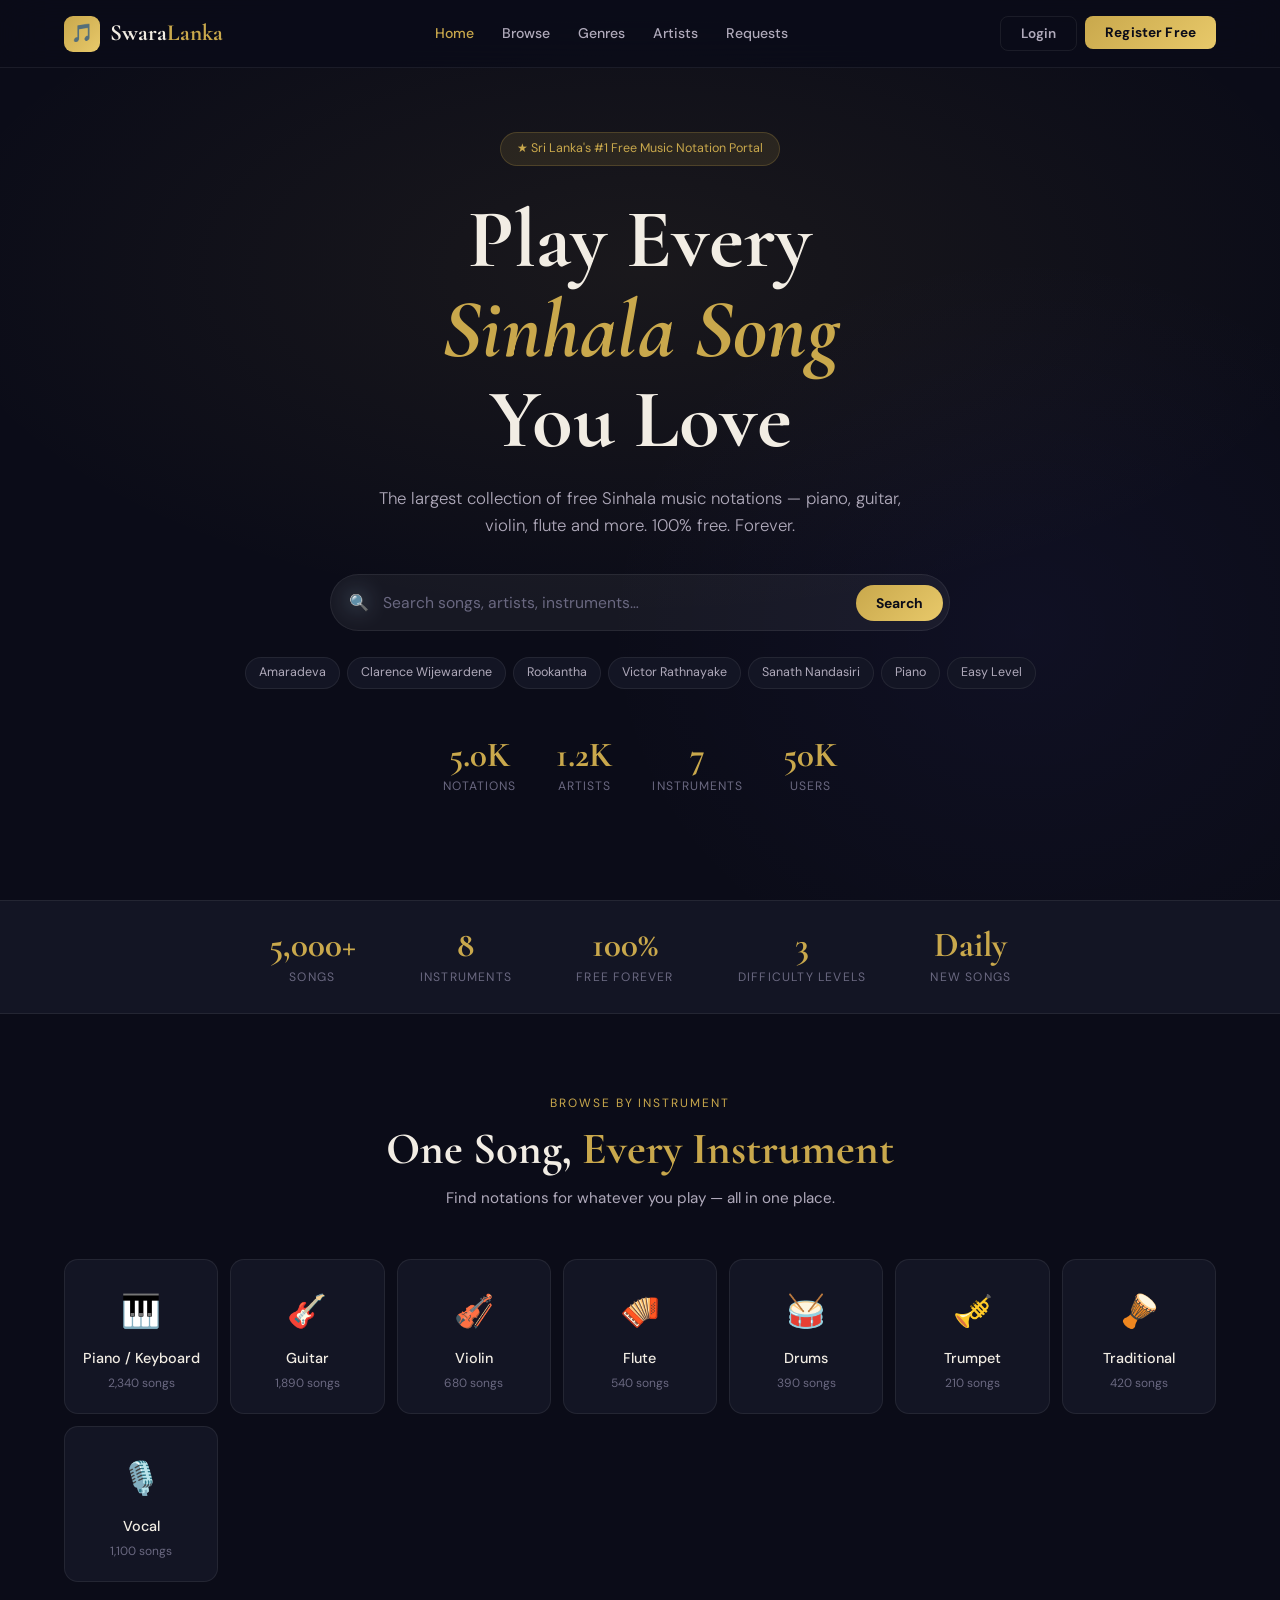
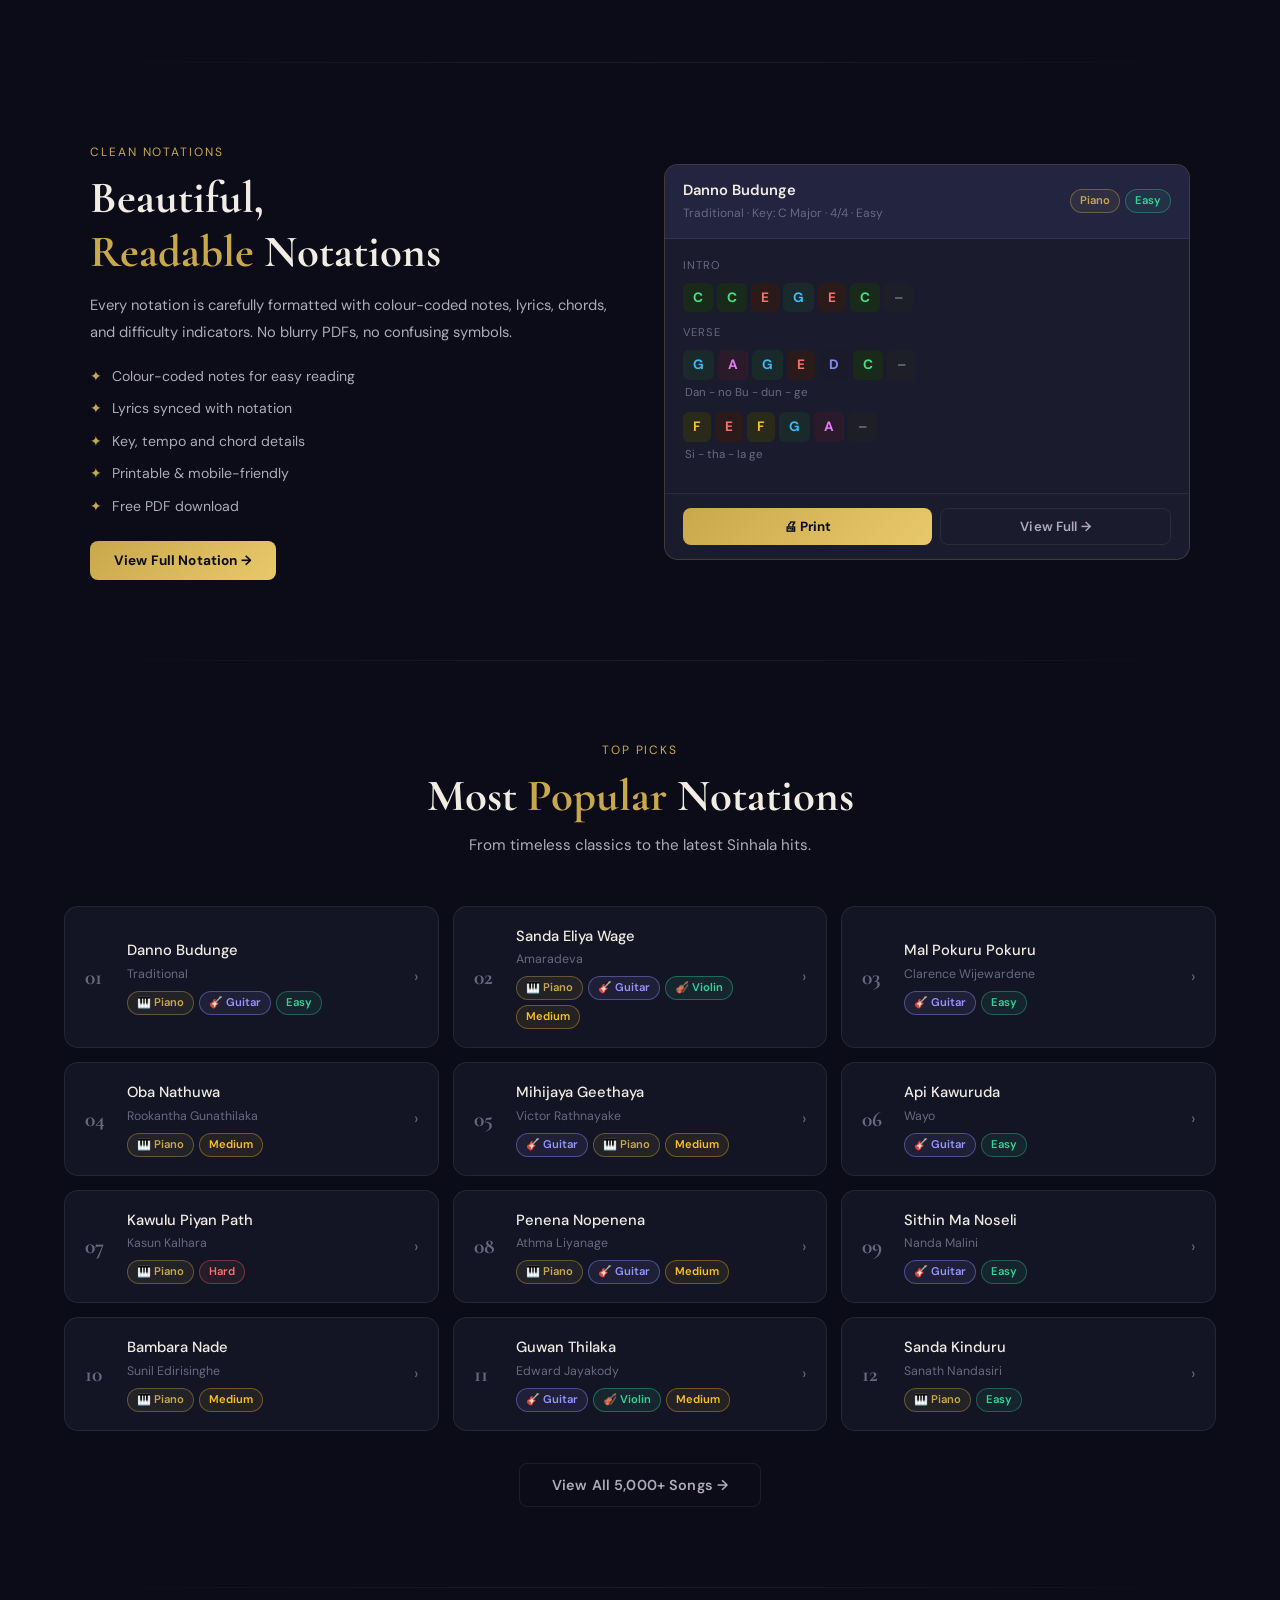
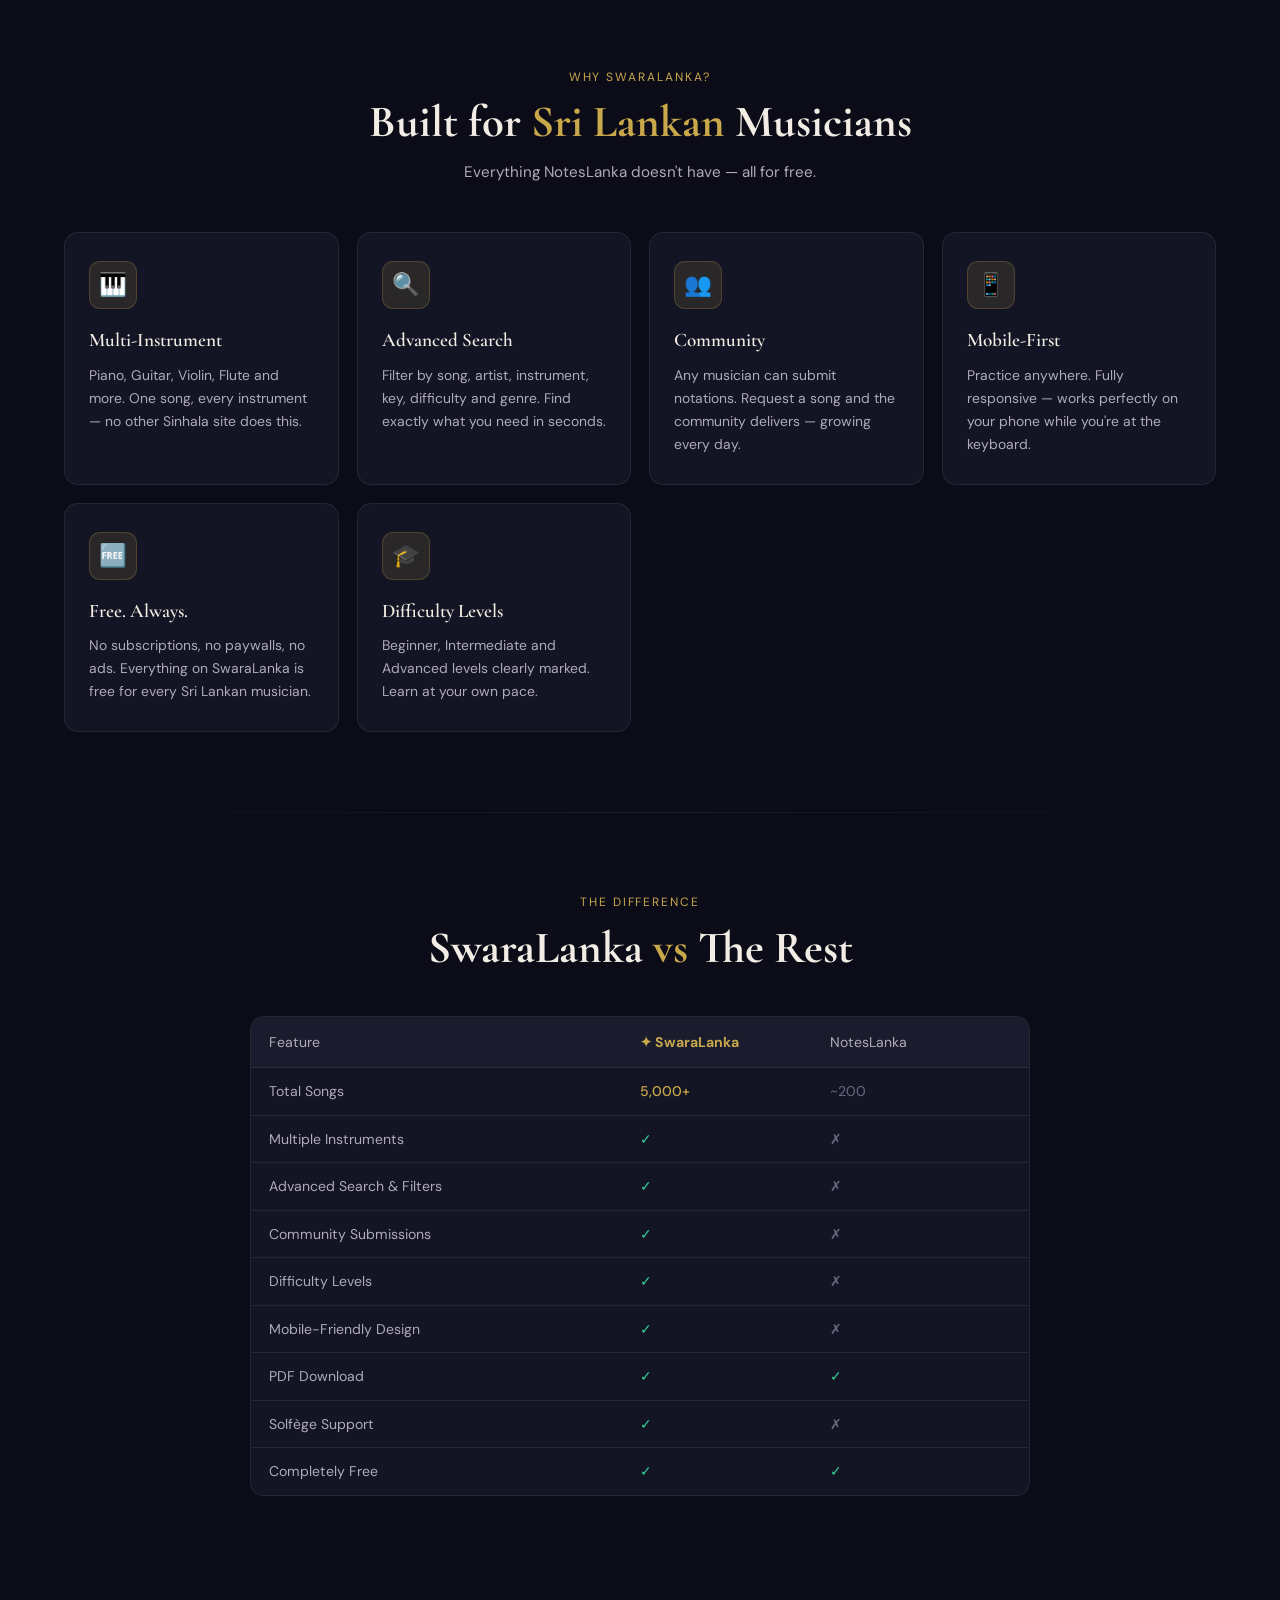
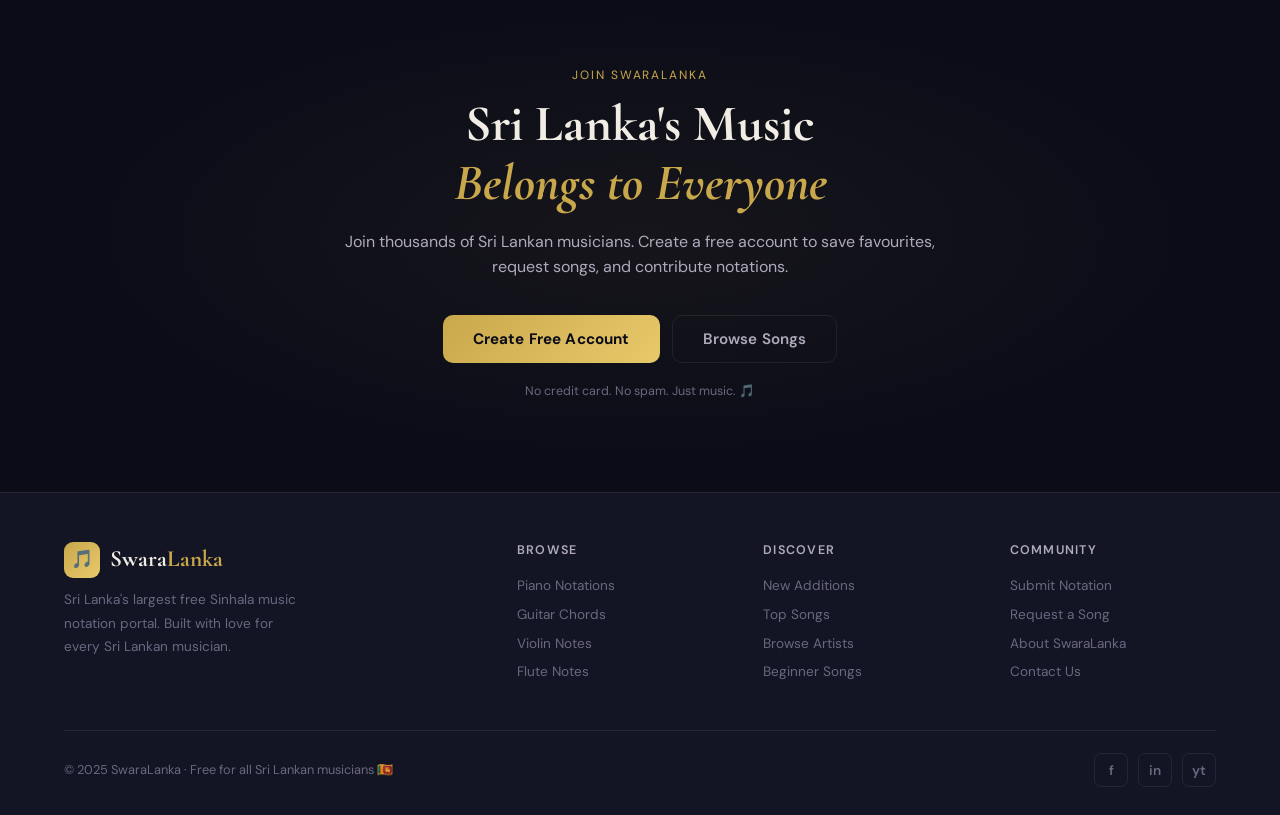
<file: index.html>
<!DOCTYPE html>
<html lang="en">
<head>
<meta charset="UTF-8">
<meta name="viewport" content="width=device-width, initial-scale=1.0">
<title>SwaraLanka — Sri Lanka's #1 Free Sinhala Music Notation Site</title>
<meta name="description" content="Sri Lanka's largest free Sinhala music notation portal. Find piano, guitar, violin & flute notations for thousands of Sinhala songs.">
<link href="https://fonts.googleapis.com/css2?family=Cormorant+Garamond:ital,wght@0,400;0,600;0,700;1,400&family=DM+Sans:wght@300;400;500;600&display=swap" rel="stylesheet">
<link rel="stylesheet" href="css/style.css">
<style>
/* ── HERO ── */
.hero{min-height:100vh;display:flex;align-items:center;justify-content:center;flex-direction:column;text-align:center;padding:90px 5% 60px;position:relative;overflow:hidden}
.hero-glow{position:absolute;inset:0;background:radial-gradient(ellipse 80% 55% at 50% 30%,rgba(201,168,76,.08) 0%,transparent 70%),radial-gradient(ellipse 55% 70% at 80% 70%,rgba(108,99,255,.05) 0%,transparent 60%);pointer-events:none}
.notes-canvas{position:absolute;inset:0;pointer-events:none;overflow:hidden}
.float-note{position:absolute;opacity:0;color:var(--gold);animation:floatNote linear infinite}
@keyframes floatNote{0%{transform:translateY(110vh) rotate(0deg);opacity:0}10%{opacity:.3}90%{opacity:.18}100%{transform:translateY(-10vh) rotate(360deg);opacity:0}}
.hero-badge{display:inline-flex;align-items:center;gap:7px;background:var(--gold-pale);border:1px solid var(--border);border-radius:50px;padding:6px 16px;font-size:.78rem;color:var(--gold);margin-bottom:1.8rem;animation:fadeUp .8s ease both}
.hero h1{font-family:'Cormorant Garamond',serif;font-size:clamp(2.8rem,7vw,5.2rem);font-weight:700;line-height:1.08;margin-bottom:1.3rem;animation:fadeUp .8s .12s ease both}
.hero h1 em{font-style:italic;color:var(--gold)}
.hero-sub{font-size:1.05rem;color:var(--text2);max-width:540px;margin:0 auto 2.2rem;font-weight:300;animation:fadeUp .8s .22s ease both}
.search-wrap{width:100%;max-width:620px;position:relative;margin-bottom:1.6rem;animation:fadeUp .8s .32s ease both}
.search-wrap input{width:100%;padding:17px 22px 17px 52px;border-radius:50px;background:rgba(255,255,255,.05);border:1px solid var(--border2);color:var(--text);font-size:.98rem;font-family:'DM Sans',sans-serif;backdrop-filter:blur(12px);outline:none;transition:all .28s}
.search-wrap input::placeholder{color:var(--text3)}
.search-wrap input:focus{border-color:var(--gold);background:rgba(201,168,76,.04)}
.search-wrap .s-ico{position:absolute;left:19px;top:50%;transform:translateY(-50%);color:var(--text3);font-size:1rem;pointer-events:none}
.search-wrap .s-btn{position:absolute;right:7px;top:50%;transform:translateY(-50%);background:linear-gradient(135deg,var(--gold),var(--gold-light));border:none;border-radius:50px;padding:9px 20px;color:#0B0C18;font-weight:700;font-size:.87rem;cursor:pointer;font-family:'DM Sans',sans-serif;transition:transform .2s}
.search-wrap .s-btn:hover{transform:translateY(-50%) scale(1.04)}
.quick-tags{display:flex;flex-wrap:wrap;gap:7px;justify-content:center;animation:fadeUp .8s .4s ease both}
.qtag{background:var(--bg2);border:1px solid var(--border2);border-radius:50px;padding:5px 13px;font-size:.78rem;color:var(--text2);cursor:pointer;transition:all .22s}
.qtag:hover{border-color:var(--border);color:var(--gold)}
.hero-stats{display:flex;gap:2.5rem;margin-top:3rem;justify-content:center;flex-wrap:wrap;animation:fadeUp .8s .48s ease both}
.hstat .num{font-family:'Cormorant Garamond',serif;font-size:2.2rem;font-weight:700;color:var(--gold);display:block;line-height:1}
.hstat .lbl{font-size:.76rem;color:var(--text3);text-transform:uppercase;letter-spacing:.09em;margin-top:.3rem}

/* ── STATS BAR ── */
.stats-bar{background:var(--bg2);border-top:1px solid var(--border2);border-bottom:1px solid var(--border2);padding:26px 5%;display:flex;justify-content:center;gap:4rem;flex-wrap:wrap}
.stat-item{text-align:center}
.stat-num{font-family:'Cormorant Garamond',serif;font-size:2.2rem;font-weight:700;color:var(--gold);display:block;line-height:1}
.stat-lbl{font-size:.76rem;color:var(--text3);text-transform:uppercase;letter-spacing:.1em;margin-top:.35rem;display:block}

/* ── INSTRUMENTS ── */
.instrument-grid{display:grid;grid-template-columns:repeat(auto-fit,minmax(140px,1fr));gap:12px}
.instr-card{background:var(--bg2);border:1px solid var(--border2);border-radius:var(--radius);padding:26px 14px 20px;text-align:center;cursor:pointer;transition:all .28s;position:relative;overflow:hidden;text-decoration:none;display:block}
.instr-card::before{content:'';position:absolute;inset:0;background:linear-gradient(135deg,var(--gold-pale),transparent);opacity:0;transition:opacity .28s}
.instr-card:hover{border-color:rgba(201,168,76,.4);transform:translateY(-4px);box-shadow:0 14px 36px rgba(0,0,0,.3)}
.instr-card:hover::before{opacity:1}
.instr-ico{font-size:2rem;margin-bottom:.65rem;display:block}
.instr-name{font-size:.9rem;font-weight:500;color:var(--text)}
.instr-count{font-size:.75rem;color:var(--text3);margin-top:.25rem}

/* ── SONGS GRID ── */
.songs-grid{display:grid;grid-template-columns:repeat(auto-fill,minmax(290px,1fr));gap:14px}
.song-card{background:var(--bg2);border:1px solid var(--border2);border-radius:var(--radius);padding:18px 20px;display:flex;align-items:center;gap:14px;cursor:pointer;transition:all .28s;position:relative;overflow:hidden;text-decoration:none;color:inherit}
.song-card::after{content:'';position:absolute;left:0;top:0;width:3px;height:0;background:linear-gradient(to bottom,var(--gold),var(--gold-light));transition:height .28s;border-radius:0 0 0 14px}
.song-card:hover{border-color:rgba(201,168,76,.25);background:var(--bg3);transform:translateX(3px)}
.song-card:hover::after{height:100%}
.song-num{font-family:'Cormorant Garamond',serif;font-size:1.35rem;font-weight:700;color:var(--text3);min-width:28px}
.song-info{flex:1;min-width:0}
.song-title{font-weight:500;font-size:.92rem;color:var(--text);white-space:nowrap;overflow:hidden;text-overflow:ellipsis}
.song-artist{font-size:.77rem;color:var(--text3);margin-top:2px}
.song-badges{display:flex;gap:5px;margin-top:.4rem;flex-wrap:wrap}
.song-arrow{color:var(--text3);transition:transform .22s;flex-shrink:0}
.song-card:hover .song-arrow{transform:translateX(3px);color:var(--gold)}

/* ── NOTATION DEMO ── */
.demo-grid{display:grid;grid-template-columns:1fr 1fr;gap:3rem;align-items:center;max-width:1100px;margin:0 auto}
.demo-features{display:flex;flex-direction:column;gap:10px;margin-top:1.2rem}
.demo-feat{display:flex;align-items:center;gap:10px;color:var(--text2);font-size:.88rem}
.demo-feat span:first-child{color:var(--gold)}
.notation-box{background:var(--bg3);border:1px solid var(--border);border-radius:var(--radius);overflow:hidden}
.notation-header{background:var(--bg4);padding:14px 18px;border-bottom:1px solid var(--border2);display:flex;justify-content:space-between;align-items:center;flex-wrap:wrap;gap:8px}
.notation-header .song-ttl{font-weight:600;font-size:.92rem}
.notation-header .song-meta{font-size:.75rem;color:var(--text3);margin-top:2px}
.notation-body{padding:18px}
.note-section-lbl{font-size:.7rem;color:var(--text3);text-transform:uppercase;letter-spacing:.1em;margin-bottom:8px}
.note-row{display:flex;flex-wrap:wrap;gap:4px;margin-bottom:4px}
.note{display:inline-block;padding:4px 10px;border-radius:6px;font-size:.85rem;font-weight:700;font-family:'DM Sans',sans-serif}
.note-c{background:#1a2a1a;color:#4ade80}.note-d{background:#1a1a2a;color:#818cf8}
.note-e{background:#2a1a1a;color:#f87171}.note-f{background:#2a2a1a;color:#fbbf24}
.note-g{background:#1a2a2a;color:#38bdf8}.note-a{background:#2a1a2a;color:#e879f9}
.note-b{background:#2a2218;color:#fb923c}.note-rest{background:#1e1e28;color:#6b7280}
.note-lyric{font-size:.72rem;color:var(--text3);margin:2px 0 10px 2px;font-family:'DM Sans',sans-serif}
.notation-footer{border-top:1px solid var(--border2);padding:14px 18px;display:flex;gap:8px}
.notation-footer .btn{flex:1;padding:9px;font-size:.83rem;text-align:center}

/* ── FEATURES ── */
.features-grid{display:grid;grid-template-columns:repeat(auto-fit,minmax(250px,1fr));gap:18px}
.feature-card{background:var(--bg2);border:1px solid var(--border2);border-radius:var(--radius);padding:28px 24px;transition:all .28s}
.feature-card:hover{border-color:rgba(201,168,76,.25);transform:translateY(-3px);box-shadow:0 18px 44px rgba(0,0,0,.28)}
.feat-icon{width:48px;height:48px;background:var(--gold-pale);border-radius:11px;display:flex;align-items:center;justify-content:center;font-size:1.4rem;margin-bottom:1rem;border:1px solid var(--border)}
.feat-title{font-family:'Cormorant Garamond',serif;font-size:1.2rem;font-weight:600;margin-bottom:.5rem}
.feat-desc{color:var(--text2);font-size:.87rem;line-height:1.65}

/* ── COMPARE ── */
.compare-wrap{background:var(--bg2);border:1px solid var(--border2);border-radius:var(--radius);overflow:hidden;max-width:780px;margin:0 auto}
.compare-head{display:grid;grid-template-columns:2fr 1fr 1fr;background:var(--bg3);padding:14px 18px;gap:8px;border-bottom:1px solid var(--border2)}
.compare-head .us{color:var(--gold);font-weight:700;font-size:.88rem}
.compare-head span{font-size:.88rem;color:var(--text2)}
.cmp-row{display:grid;grid-template-columns:2fr 1fr 1fr;padding:12px 18px;gap:8px;border-bottom:1px solid var(--border2);font-size:.88rem;transition:background .2s}
.cmp-row:last-child{border:none}
.cmp-row:hover{background:rgba(255,255,255,.025)}
.cmp-row .feat-name{color:var(--text2)}
.cmp-row .us-val{color:var(--gold);font-weight:500}
.cy{color:var(--green)}.cn{color:var(--text3)}

/* ── CTA ── */
.cta-section{padding:90px 5%;text-align:center;position:relative;overflow:hidden}
.cta-glow{position:absolute;inset:0;background:radial-gradient(ellipse 65% 65% at 50% 50%,rgba(201,168,76,.06) 0%,transparent 70%)}
.cta-inner{position:relative;max-width:640px;margin:0 auto}
.cta-title{font-family:'Cormorant Garamond',serif;font-size:clamp(2rem,5vw,3.2rem);font-weight:700;line-height:1.15;margin-bottom:1rem}
.cta-sub{color:var(--text2);margin-bottom:2.2rem;font-size:1rem}
.cta-btns{display:flex;gap:12px;justify-content:center;flex-wrap:wrap}
.btn-lg{padding:13px 30px;font-size:.95rem;border-radius:10px}

@media(max-width:760px){.demo-grid{grid-template-columns:1fr}.hero-stats{gap:1.5rem}.stats-bar{gap:2rem}}
</style>
</head>
<body>

<nav id="mainNav"></nav>
</nav>

<!-- HERO -->
<section class="hero">
  <div class="hero-glow"></div>
  <div class="notes-canvas" id="notesCanvas"></div>

  <div class="hero-badge">★ Sri Lanka's #1 Free Music Notation Portal</div>
  <h1>Play Every<br><em>Sinhala Song</em><br>You Love</h1>
  <p class="hero-sub">The largest collection of free Sinhala music notations — piano, guitar, violin, flute and more. 100% free. Forever.</p>

  <div class="search-wrap">
    <span class="s-ico">🔍</span>
    <input id="heroSearch" type="text" placeholder="Search songs, artists, instruments…" autocomplete="off"/>
    <button class="s-btn" onclick="doSearch()">Search</button>
  </div>

  <div class="quick-tags">
    <span class="qtag" onclick="setSearch('Amaradeva')">Amaradeva</span>
    <span class="qtag" onclick="setSearch('Clarence Wijewardene')">Clarence Wijewardene</span>
    <span class="qtag" onclick="setSearch('Rookantha')">Rookantha</span>
    <span class="qtag" onclick="setSearch('Victor Rathnayake')">Victor Rathnayake</span>
    <span class="qtag" onclick="setSearch('Sanath Nandasiri')">Sanath Nandasiri</span>
    <span class="qtag" onclick="window.location='browse.html?filter=piano'">Piano</span>
    <span class="qtag" onclick="window.location='browse.html?filter=easy'">Easy Level</span>
  </div>

  <div class="hero-stats">
    <div class="hstat"><span class="num" data-target="5000">0</span><span class="lbl">Notations</span></div>
    <div class="hstat"><span class="num" data-target="1200">0</span><span class="lbl">Artists</span></div>
    <div class="hstat"><span class="num" data-target="8">0</span><span class="lbl">Instruments</span></div>
    <div class="hstat"><span class="num" data-target="50000">0</span><span class="lbl">Users</span></div>
  </div>
</section>

<!-- STATS BAR -->
<div class="stats-bar">
  <div class="stat-item"><span class="stat-num">5,000+</span><span class="stat-lbl">Songs</span></div>
  <div class="stat-item"><span class="stat-num">8</span><span class="stat-lbl">Instruments</span></div>
  <div class="stat-item"><span class="stat-num">100%</span><span class="stat-lbl">Free Forever</span></div>
  <div class="stat-item"><span class="stat-num">3</span><span class="stat-lbl">Difficulty Levels</span></div>
  <div class="stat-item"><span class="stat-num">Daily</span><span class="stat-lbl">New Songs</span></div>
</div>

<!-- INSTRUMENTS -->
<section class="section" id="instruments">
  <div style="text-align:center;margin-bottom:3rem" class="reveal">
    <p class="section-eyebrow">Browse by Instrument</p>
    <h2 class="section-title">One Song, <span>Every Instrument</span></h2>
    <p class="section-sub">Find notations for whatever you play — all in one place.</p>
  </div>
  <div class="instrument-grid reveal">
    <a class="instr-card" href="browse.html?filter=piano"><span class="instr-ico">🎹</span><div class="instr-name">Piano / Keyboard</div><div class="instr-count">2,340 songs</div></a>
    <a class="instr-card" href="browse.html?filter=guitar"><span class="instr-ico">🎸</span><div class="instr-name">Guitar</div><div class="instr-count">1,890 songs</div></a>
    <a class="instr-card" href="browse.html?filter=violin"><span class="instr-ico">🎻</span><div class="instr-name">Violin</div><div class="instr-count">680 songs</div></a>
    <a class="instr-card" href="browse.html?filter=flute"><span class="instr-ico">🪗</span><div class="instr-name">Flute</div><div class="instr-count">540 songs</div></a>
    <a class="instr-card" href="browse.html"><span class="instr-ico">🥁</span><div class="instr-name">Drums</div><div class="instr-count">390 songs</div></a>
    <a class="instr-card" href="browse.html"><span class="instr-ico">🎺</span><div class="instr-name">Trumpet</div><div class="instr-count">210 songs</div></a>
    <a class="instr-card" href="browse.html"><span class="instr-ico">🪘</span><div class="instr-name">Traditional</div><div class="instr-count">420 songs</div></a>
    <a class="instr-card" href="browse.html"><span class="instr-ico">🎙️</span><div class="instr-name">Vocal</div><div class="instr-count">1,100 songs</div></a>
  </div>
</section>

<div class="divider"></div>

<!-- NOTATION DEMO -->
<section class="section">
  <div class="demo-grid">
    <div class="reveal">
      <p class="section-eyebrow">Clean Notations</p>
      <h2 class="section-title" style="text-align:left">Beautiful,<br><span>Readable</span> Notations</h2>
      <p style="color:var(--text2);margin-top:.8rem;font-size:.92rem;line-height:1.8">Every notation is carefully formatted with colour-coded notes, lyrics, chords, and difficulty indicators. No blurry PDFs, no confusing symbols.</p>
      <div class="demo-features">
        <div class="demo-feat"><span>✦</span><span>Colour-coded notes for easy reading</span></div>
        <div class="demo-feat"><span>✦</span><span>Lyrics synced with notation</span></div>
        <div class="demo-feat"><span>✦</span><span>Key, tempo and chord details</span></div>
        <div class="demo-feat"><span>✦</span><span>Printable &amp; mobile-friendly</span></div>
        <div class="demo-feat"><span>✦</span><span>Free PDF download</span></div>
      </div>
      <a href="song.html" style="margin-top:1.5rem;display:inline-block"><button class="btn btn-gold" style="padding:11px 24px">View Full Notation →</button></a>
    </div>
    <div class="reveal">
      <div class="notation-box">
        <div class="notation-header">
          <div><div class="song-ttl">Danno Budunge</div><div class="song-meta">Traditional · Key: C Major · 4/4 · Easy</div></div>
          <div style="display:flex;gap:5px"><span class="badge badge-piano">Piano</span><span class="badge badge-easy">Easy</span></div>
        </div>
        <div class="notation-body">
          <div class="note-section-lbl">Intro</div>
          <div class="note-row"><span class="note note-c">C</span><span class="note note-c">C</span><span class="note note-e">E</span><span class="note note-g">G</span><span class="note note-e">E</span><span class="note note-c">C</span><span class="note note-rest">–</span></div>
          <div class="note-section-lbl" style="margin-top:12px">Verse</div>
          <div class="note-row"><span class="note note-g">G</span><span class="note note-a">A</span><span class="note note-g">G</span><span class="note note-e">E</span><span class="note note-d">D</span><span class="note note-c">C</span><span class="note note-rest">–</span></div>
          <div class="note-lyric">Dan - no  Bu - dun - ge</div>
          <div class="note-row"><span class="note note-f">F</span><span class="note note-e">E</span><span class="note note-f">F</span><span class="note note-g">G</span><span class="note note-a">A</span><span class="note note-rest">–</span></div>
          <div class="note-lyric">Si - tha - la  ge</div>
        </div>
        <div class="notation-footer">
          <button class="btn btn-gold">🖨 Print</button>
          <a href="song.html" style="flex:1"><button class="btn btn-outline" style="width:100%">View Full →</button></a>
        </div>
      </div>
    </div>
  </div>
</section>

<div class="divider"></div>

<!-- POPULAR SONGS -->
<section class="section" id="browse">
  <div style="text-align:center;margin-bottom:3rem" class="reveal">
    <p class="section-eyebrow">Top Picks</p>
    <h2 class="section-title">Most <span>Popular</span> Notations</h2>
    <p class="section-sub">From timeless classics to the latest Sinhala hits.</p>
  </div>
  <div class="songs-grid reveal" id="popularSongs"></div>
  <div style="text-align:center;margin-top:2rem" class="reveal">
    <a href="browse.html"><button class="btn btn-outline" style="padding:12px 32px;font-size:.9rem">View All 5,000+ Songs →</button></a>
  </div>
</section>

<div class="divider"></div>

<!-- FEATURES -->
<section class="section">
  <div style="text-align:center;margin-bottom:3rem" class="reveal">
    <p class="section-eyebrow">Why SwaraLanka?</p>
    <h2 class="section-title">Built for <span>Sri Lankan</span> Musicians</h2>
    <p class="section-sub">Everything NotesLanka doesn't have — all for free.</p>
  </div>
  <div class="features-grid reveal">
    <div class="feature-card"><div class="feat-icon">🎹</div><h3 class="feat-title">Multi-Instrument</h3><p class="feat-desc">Piano, Guitar, Violin, Flute and more. One song, every instrument — no other Sinhala site does this.</p></div>
    <div class="feature-card"><div class="feat-icon">🔍</div><h3 class="feat-title">Advanced Search</h3><p class="feat-desc">Filter by song, artist, instrument, key, difficulty and genre. Find exactly what you need in seconds.</p></div>
    <div class="feature-card"><div class="feat-icon">👥</div><h3 class="feat-title">Community</h3><p class="feat-desc">Any musician can submit notations. Request a song and the community delivers — growing every day.</p></div>
    <div class="feature-card"><div class="feat-icon">📱</div><h3 class="feat-title">Mobile-First</h3><p class="feat-desc">Practice anywhere. Fully responsive — works perfectly on your phone while you're at the keyboard.</p></div>
    <div class="feature-card"><div class="feat-icon">🆓</div><h3 class="feat-title">Free. Always.</h3><p class="feat-desc">No subscriptions, no paywalls, no ads. Everything on SwaraLanka is free for every Sri Lankan musician.</p></div>
    <div class="feature-card"><div class="feat-icon">🎓</div><h3 class="feat-title">Difficulty Levels</h3><p class="feat-desc">Beginner, Intermediate and Advanced levels clearly marked. Learn at your own pace.</p></div>
  </div>
</section>

<div class="divider"></div>

<!-- COMPARE -->
<section class="section">
  <div style="text-align:center;margin-bottom:2.5rem" class="reveal">
    <p class="section-eyebrow">The Difference</p>
    <h2 class="section-title">SwaraLanka <span>vs</span> The Rest</h2>
  </div>
  <div class="compare-wrap reveal">
    <div class="compare-head"><span style="color:var(--text2)">Feature</span><span class="us">✦ SwaraLanka</span><span>NotesLanka</span></div>
    <div class="cmp-row"><span class="feat-name">Total Songs</span><span class="us-val">5,000+</span><span style="color:var(--text3)">~200</span></div>
    <div class="cmp-row"><span class="feat-name">Multiple Instruments</span><span class="cy">✓</span><span class="cn">✗</span></div>
    <div class="cmp-row"><span class="feat-name">Advanced Search & Filters</span><span class="cy">✓</span><span class="cn">✗</span></div>
    <div class="cmp-row"><span class="feat-name">Community Submissions</span><span class="cy">✓</span><span class="cn">✗</span></div>
    <div class="cmp-row"><span class="feat-name">Difficulty Levels</span><span class="cy">✓</span><span class="cn">✗</span></div>
    <div class="cmp-row"><span class="feat-name">Mobile-Friendly Design</span><span class="cy">✓</span><span class="cn">✗</span></div>
    <div class="cmp-row"><span class="feat-name">PDF Download</span><span class="cy">✓</span><span class="cy">✓</span></div>
    <div class="cmp-row"><span class="feat-name">Solfège Support</span><span class="cy">✓</span><span class="cn">✗</span></div>
    <div class="cmp-row"><span class="feat-name">Completely Free</span><span class="cy">✓</span><span class="cy">✓</span></div>
  </div>
</section>

<!-- CTA -->
<section class="cta-section">
  <div class="cta-glow"></div>
  <div class="cta-inner reveal">
    <p class="section-eyebrow">Join SwaraLanka</p>
    <h2 class="cta-title">Sri Lanka's Music<br><em style="color:var(--gold);font-family:'Cormorant Garamond',serif">Belongs to Everyone</em></h2>
    <p class="cta-sub">Join thousands of Sri Lankan musicians. Create a free account to save favourites, request songs, and contribute notations.</p>
    <div class="cta-btns">
      <button class="btn btn-gold btn-lg">Create Free Account</button>
      <a href="browse.html"><button class="btn btn-outline btn-lg">Browse Songs</button></a>
    </div>
    <p style="color:var(--text3);font-size:.78rem;margin-top:1.2rem">No credit card. No spam. Just music. 🎵</p>
  </div>
</section>

<!-- FOOTER -->
<footer>
  <div class="footer-grid">
    <div class="footer-brand">
      <a class="logo" href="index.html"><div class="logo-icon">🎵</div><div class="logo-text">Swara<span>Lanka</span></div></a>
      <p>Sri Lanka's largest free Sinhala music notation portal. Built with love for every Sri Lankan musician.</p>
    </div>
    <div class="footer-col"><h4>Browse</h4><a href="browse.html?filter=piano">Piano Notations</a><a href="browse.html?filter=guitar">Guitar Chords</a><a href="browse.html?filter=violin">Violin Notes</a><a href="browse.html?filter=flute">Flute Notes</a></div>
    <div class="footer-col"><h4>Discover</h4><a href="browse.html">New Additions</a><a href="browse.html">Top Songs</a><a href="browse.html">Browse Artists</a><a href="browse.html?filter=easy">Beginner Songs</a></div>
    <div class="footer-col"><h4>Community</h4><a href="#">Submit Notation</a><a href="#">Request a Song</a><a href="#">About SwaraLanka</a><a href="#">Contact Us</a></div>
  </div>
  <div class="footer-bottom">
    <p>© 2025 SwaraLanka · Free for all Sri Lankan musicians 🇱🇰</p>
    <div class="social-links">
      <a class="social-link" href="#">f</a>
      <a class="social-link" href="#">in</a>
      <a class="social-link" href="#">yt</a>
    </div>
  </div>
</footer>

<script src="js/data.js"></script>
<script src="js/firebase.js"></script>
<script src="js/nav.js"></script>
<script>
injectNav('home');
// Floating notes
const canvas=document.getElementById('notesCanvas');
['♩','♪','♫','♬','𝄞','𝄢'].forEach((c,i)=>{
  for(let j=0;j<4;j++){
    const n=document.createElement('div');n.className='float-note';n.textContent=c;
    n.style.left=Math.random()*100+'%';n.style.animationDuration=(14+Math.random()*16)+'s';
    n.style.animationDelay=(Math.random()*20)+'s';n.style.fontSize=(.7+Math.random()*.8)+'rem';
    canvas.appendChild(n);
  }
});

// Counter animation
function countUp(el,target){
  const dur=1800,start=performance.now();
  const tick=now=>{
    const t=Math.min((now-start)/dur,1),ease=1-Math.pow(1-t,3),v=Math.floor(ease*target);
    el.textContent=v>=1000?(v>=10000?(v/1000).toFixed(0)+'K':(v/1000).toFixed(1)+'K'):v;
    if(t<1)requestAnimationFrame(tick);
    else el.textContent=target>=10000?(target/1000).toFixed(0)+'K':target>=1000?(target/1000).toFixed(1)+'K':target;
  };requestAnimationFrame(tick);
}
setTimeout(()=>document.querySelectorAll('.hstat .num').forEach(el=>countUp(el,+el.dataset.target)),500);

// Reveal on scroll
const obs=new IntersectionObserver(entries=>entries.forEach(e=>{if(e.isIntersecting){e.target.classList.add('visible');obs.unobserve(e.target)}}),{threshold:.12});
document.querySelectorAll('.reveal').forEach(el=>obs.observe(el));

// Popular songs
const grid=document.getElementById('popularSongs');
SONGS.slice(0,12).forEach((s,i)=>{
  grid.innerHTML+=`<a class="song-card" href="song.html?id=${s.id}">
    <span class="song-num">${String(i+1).padStart(2,'0')}</span>
    <div class="song-info">
      <div class="song-title">${s.title}</div>
      <div class="song-artist">${s.artist}</div>
      <div class="song-badges">${s.instruments.map(instrBadge).join('')}${diffBadge(s.difficulty)}</div>
    </div>
    <span class="song-arrow">›</span>
  </a>`;
});

// Search
function setSearch(q){document.getElementById('heroSearch').value=q}
function doSearch(){
  const q=document.getElementById('heroSearch').value.trim();
  if(q)window.location=`browse.html?q=${encodeURIComponent(q)}`;
}
document.getElementById('heroSearch').addEventListener('keydown',e=>{if(e.key==='Enter')doSearch()});
</script>
</body>
</html>
</file>
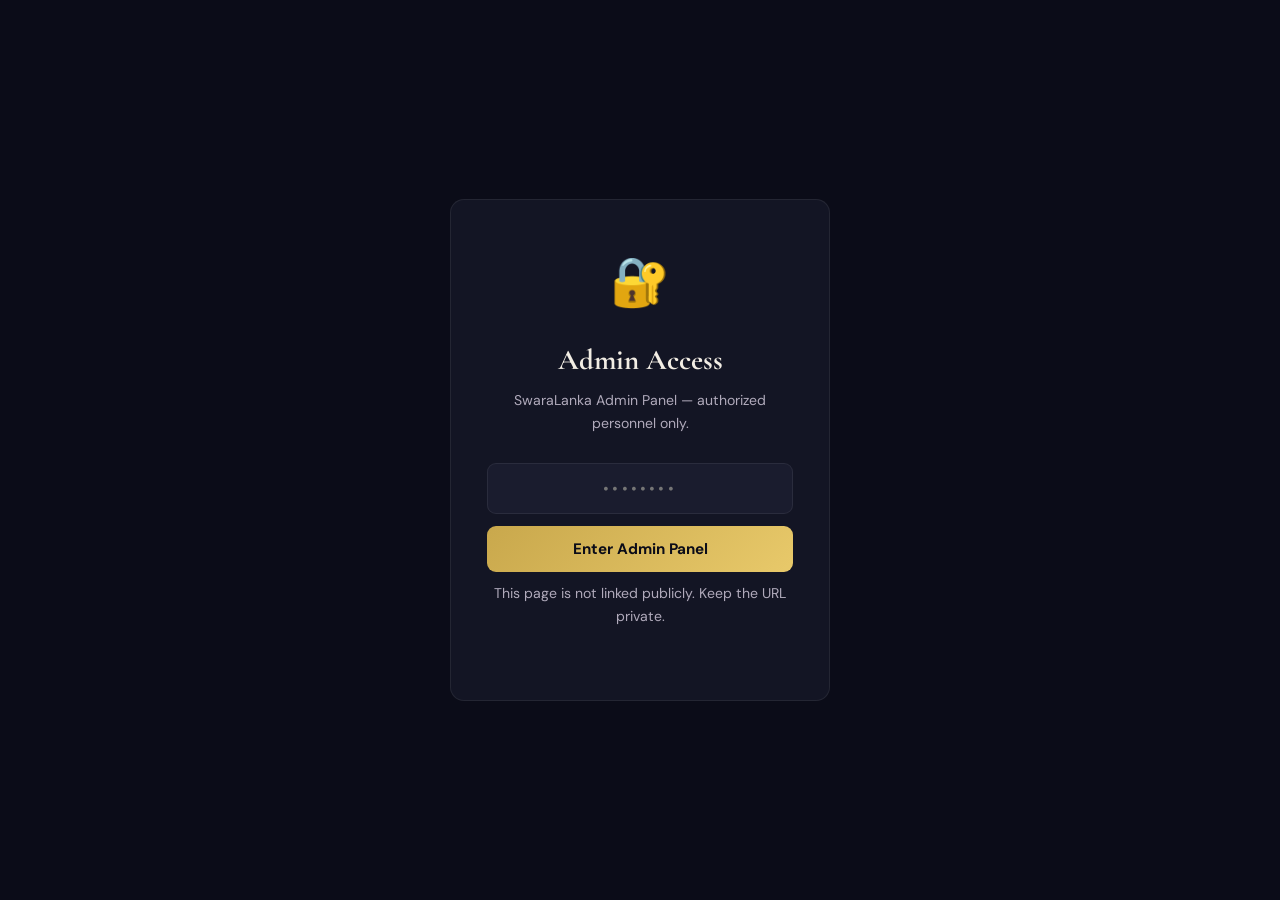
<file: admin.html>
<!DOCTYPE html>
<html lang="en">
<head>
<meta charset="UTF-8">
<meta name="viewport" content="width=device-width, initial-scale=1.0">
<title>Admin — SwaraLanka</title>
<link href="https://fonts.googleapis.com/css2?family=Cormorant+Garamond:ital,wght@0,400;0,600;0,700;1,400&family=DM+Sans:wght@300;400;500;600&display=swap" rel="stylesheet">
<link rel="stylesheet" href="css/style.css">
<style>
/* ── LOCK SCREEN ── */
.lock-screen{min-height:100vh;display:flex;align-items:center;justify-content:center;background:var(--bg)}
.lock-card{background:var(--bg2);border:1px solid var(--border2);border-radius:var(--radius);padding:44px 36px;width:100%;max-width:380px;text-align:center}
.lock-icon{font-size:3rem;margin-bottom:1rem}
.lock-card h2{font-family:'Cormorant Garamond',serif;font-size:1.8rem;font-weight:700;margin-bottom:.4rem}
.lock-card p{color:var(--text2);font-size:.88rem;margin-bottom:1.8rem}
.lock-input{width:100%;padding:14px 16px;border-radius:9px;background:var(--bg3);border:1px solid var(--border2);color:var(--text);font-size:1rem;font-family:'DM Sans',sans-serif;outline:none;text-align:center;letter-spacing:.2em;margin-bottom:12px;transition:border-color .2s}
.lock-input:focus{border-color:var(--border)}
.lock-btn{width:100%;padding:13px;border-radius:9px;background:linear-gradient(135deg,var(--gold),var(--gold-light));border:none;color:#0B0C18;font-size:.95rem;font-weight:700;cursor:pointer;font-family:'DM Sans',sans-serif}
.lock-err{color:#f87171;font-size:.82rem;margin-top:8px;display:none}
.lock-err.show{display:block}
.lock-hint{font-size:.76rem;color:var(--text3);margin-top:10px}

/* ── ADMIN LAYOUT ── */
.admin-page{display:none;min-height:100vh;background:var(--bg)}
.admin-topbar{background:var(--bg2);border-bottom:1px solid var(--border2);padding:0 2%;height:60px;display:flex;align-items:center;justify-content:space-between;position:sticky;top:0;z-index:100}
.admin-topbar .logo{display:flex;align-items:center;gap:8px}
.admin-topbar .logo-text{font-family:'Cormorant Garamond',serif;font-size:1.3rem;font-weight:700}
.admin-topbar .logo-text span{color:var(--gold)}
.admin-badge{background:rgba(248,113,113,.12);border:1px solid rgba(248,113,113,.3);border-radius:50px;padding:3px 12px;font-size:.72rem;color:#f87171;font-weight:600}
.topbar-right{display:flex;gap:10px;align-items:center}
.admin-stats-bar{display:flex;gap:0;border-bottom:1px solid var(--border2);background:var(--bg2)}
.astat{flex:1;padding:16px 20px;text-align:center;border-right:1px solid var(--border2)}
.astat:last-child{border:none}
.astat .num{font-family:'Cormorant Garamond',serif;font-size:1.6rem;font-weight:700;color:var(--gold)}
.astat .lbl{font-size:.72rem;color:var(--text3);text-transform:uppercase;letter-spacing:.08em}

/* ── TABS ── */
.admin-tabs{display:flex;gap:0;border-bottom:1px solid var(--border2);padding:0 2%;background:var(--bg2)}
.atab{padding:14px 20px;border-bottom:2px solid transparent;font-size:.88rem;font-weight:500;color:var(--text2);cursor:pointer;transition:all .2s;font-family:'DM Sans',sans-serif;background:none;border-top:none;border-left:none;border-right:none}
.atab.active{border-bottom-color:var(--gold);color:var(--gold);font-weight:600}
.atab:hover{color:var(--text)}

/* ── PANELS ── */
.admin-panel{display:none;padding:28px 2%}
.admin-panel.active{display:block}

/* SONGS TABLE */
.admin-toolbar{display:flex;gap:10px;margin-bottom:16px;flex-wrap:wrap;align-items:center}
.admin-search{flex:1;min-width:200px;position:relative}
.admin-search input{width:100%;padding:10px 14px 10px 38px;border-radius:8px;background:var(--bg2);border:1px solid var(--border2);color:var(--text);font-size:.88rem;font-family:'DM Sans',sans-serif;outline:none}
.admin-search input:focus{border-color:var(--border)}
.admin-search .ico{position:absolute;left:12px;top:50%;transform:translateY(-50%);color:var(--text3);font-size:.9rem}
.add-song-btn{padding:10px 20px;border-radius:8px;background:linear-gradient(135deg,var(--gold),var(--gold-light));border:none;color:#0B0C18;font-size:.88rem;font-weight:700;cursor:pointer;font-family:'DM Sans',sans-serif;white-space:nowrap}

.songs-table-wrap{background:var(--bg2);border:1px solid var(--border2);border-radius:var(--radius);overflow:hidden;overflow-x:auto}
.songs-table{width:100%;border-collapse:collapse;min-width:700px}
.songs-table th{background:var(--bg3);padding:12px 16px;text-align:left;font-size:.75rem;font-weight:600;color:var(--text3);text-transform:uppercase;letter-spacing:.08em;border-bottom:1px solid var(--border2)}
.songs-table td{padding:13px 16px;font-size:.87rem;border-bottom:1px solid var(--border2);vertical-align:middle}
.songs-table tr:last-child td{border:none}
.songs-table tr:hover td{background:rgba(255,255,255,.02)}
.songs-table .song-title-cell{font-weight:500;color:var(--text)}
.songs-table .song-artist-cell{color:var(--text2)}
.songs-table .badges-cell{display:flex;gap:4px;flex-wrap:wrap}
.action-btn{padding:5px 12px;border-radius:6px;font-size:.75rem;font-weight:600;cursor:pointer;font-family:'DM Sans',sans-serif;border:1px solid;transition:all .2s}
.action-btn.edit{border-color:rgba(129,140,248,.4);color:#818cf8;background:rgba(129,140,248,.08)}
.action-btn.edit:hover{background:rgba(129,140,248,.18)}
.action-btn.del{border-color:rgba(248,113,113,.4);color:#f87171;background:rgba(248,113,113,.08)}
.action-btn.del:hover{background:rgba(248,113,113,.18)}
.action-btn.view{border-color:var(--border2);color:var(--text3);background:transparent}
.action-btn.view:hover{border-color:var(--border);color:var(--text)}

/* MODAL */
.modal-overlay{position:fixed;inset:0;background:rgba(0,0,0,.7);z-index:200;display:none;align-items:center;justify-content:center;padding:20px}
.modal-overlay.show{display:flex}
.modal{background:var(--bg2);border:1px solid var(--border2);border-radius:var(--radius);width:100%;max-width:600px;max-height:90vh;overflow-y:auto}
.modal-header{padding:20px 24px;border-bottom:1px solid var(--border2);display:flex;align-items:center;justify-content:space-between}
.modal-header h3{font-family:'Cormorant Garamond',serif;font-size:1.3rem;font-weight:600}
.modal-close{width:32px;height:32px;border-radius:7px;border:1px solid var(--border2);background:transparent;color:var(--text3);cursor:pointer;font-size:1rem}
.modal-body{padding:20px 24px}
.modal-footer{padding:16px 24px;border-top:1px solid var(--border2);display:flex;justify-content:flex-end;gap:10px}
.field{display:flex;flex-direction:column;gap:5px;margin-bottom:14px}
.field label{font-size:.78rem;color:var(--text2);font-weight:500}
.field input,.field select,.field textarea{padding:11px 13px;border-radius:8px;background:var(--bg3);border:1px solid var(--border2);color:var(--text);font-size:.88rem;font-family:'DM Sans',sans-serif;outline:none;transition:border-color .2s;width:100%}
.field input:focus,.field select:focus,.field textarea:focus{border-color:var(--border)}
.field-row{display:grid;grid-template-columns:1fr 1fr;gap:12px}
.instr-checkboxes{display:flex;flex-wrap:wrap;gap:8px}
.instr-cb{display:flex;align-items:center;gap:6px;background:var(--bg3);border:1px solid var(--border2);border-radius:7px;padding:7px 12px;cursor:pointer;font-size:.83rem;color:var(--text2);transition:all .2s}
.instr-cb input{accent-color:var(--gold)}
.instr-cb:has(input:checked){border-color:var(--border);color:var(--gold);background:var(--gold-pale)}

/* REQUESTS PANEL */
.req-admin-list{display:flex;flex-direction:column;gap:10px}
.req-admin-item{background:var(--bg2);border:1px solid var(--border2);border-radius:10px;padding:14px 16px;display:flex;align-items:center;gap:14px}
.req-admin-info{flex:1}
.req-admin-title{font-weight:500;font-size:.9rem}
.req-admin-meta{font-size:.78rem;color:var(--text3);margin-top:3px}
.req-votes{font-family:'Cormorant Garamond',serif;font-size:1.4rem;font-weight:700;color:var(--gold);min-width:40px;text-align:center}

/* SUBMISSIONS PANEL */
.sub-item{background:var(--bg2);border:1px solid var(--border2);border-radius:10px;padding:16px;margin-bottom:10px}
.sub-header{display:flex;align-items:center;justify-content:space-between;margin-bottom:8px;flex-wrap:wrap;gap:8px}
.sub-title{font-weight:600;font-size:.92rem}
.sub-by{font-size:.78rem;color:var(--text3)}
.sub-actions{display:flex;gap:8px}
.approve-btn{padding:6px 14px;border-radius:6px;border:none;background:rgba(52,211,153,.15);border:1px solid rgba(52,211,153,.35);color:#34D399;font-size:.78rem;font-weight:600;cursor:pointer;font-family:'DM Sans',sans-serif}
.reject-btn{padding:6px 14px;border-radius:6px;background:rgba(248,113,113,.1);border:1px solid rgba(248,113,113,.3);color:#f87171;font-size:.78rem;font-weight:600;cursor:pointer;font-family:'DM Sans',sans-serif}

/* TOAST */
.toast{position:fixed;bottom:24px;right:24px;background:var(--bg3);border:1px solid var(--border);border-radius:9px;padding:12px 18px;font-size:.88rem;color:var(--text);z-index:300;transform:translateY(20px);opacity:0;transition:all .3s;pointer-events:none}
.toast.show{transform:translateY(0);opacity:1}
.toast.success{border-color:rgba(52,211,153,.4);color:#34D399}
.toast.error{border-color:rgba(248,113,113,.4);color:#f87171}

@media(max-width:700px){.admin-stats-bar{flex-wrap:wrap}.astat{min-width:50%}.field-row{grid-template-columns:1fr}}
</style>
</head>
<body>

<!-- LOCK SCREEN -->
<div class="lock-screen" id="lockScreen">
  <div class="lock-card">
    <div class="lock-icon">🔐</div>
    <h2>Admin Access</h2>
    <p>SwaraLanka Admin Panel — authorized personnel only.</p>
    <input class="lock-input" type="password" id="adminPass" placeholder="••••••••" autocomplete="off"
      onkeydown="if(event.key==='Enter')checkPass()"/>
    <button class="lock-btn" onclick="checkPass()">Enter Admin Panel</button>
    <div class="lock-err" id="lockErr">Wrong password. Try again.</div>
    <p class="lock-hint">This page is not linked publicly. Keep the URL private.</p>
  </div>
</div>

<!-- ADMIN PANEL -->
<div class="admin-page" id="adminPage">

  <!-- TOP BAR -->
  <div class="admin-topbar">
    <div class="logo">
      <div class="logo-icon" style="width:30px;height:30px;font-size:15px">🎵</div>
      <div class="logo-text">Swara<span>Lanka</span></div>
      <span class="admin-badge" style="margin-left:8px">ADMIN</span>
    </div>
    <div class="topbar-right">
      <a href="index.html" target="_blank"><button class="btn btn-outline" style="padding:7px 14px;font-size:.8rem">View Site →</button></a>
      <button class="btn btn-outline" style="padding:7px 14px;font-size:.8rem;color:#f87171;border-color:rgba(248,113,113,.3)" onclick="lockAdmin()">🔒 Lock</button>
    </div>
  </div>

  <!-- STATS BAR -->
  <div class="admin-stats-bar">
    <div class="astat"><div class="num" id="statSongs">0</div><div class="lbl">Total Songs</div></div>
    <div class="astat"><div class="num" id="statRequests">0</div><div class="lbl">Requests</div></div>
    <div class="astat"><div class="num" id="statSubmissions">0</div><div class="lbl">Submissions</div></div>
    <div class="astat"><div class="num" id="statUsers">0</div><div class="lbl">Registered Users</div></div>
  </div>

  <!-- TABS -->
  <div class="admin-tabs">
    <button class="atab active" onclick="switchTab('songs',this)">🎵 Songs</button>
    <button class="atab" onclick="switchTab('requests',this)">🔔 Requests</button>
    <button class="atab" onclick="switchTab('submissions',this)">📝 Submissions</button>
    <button class="atab" onclick="switchTab('settings',this)">⚙️ Settings</button>
  </div>

  <!-- SONGS PANEL -->
  <div class="admin-panel active" id="panel-songs">
    <div class="admin-toolbar">
      <div class="admin-search"><span class="ico">🔍</span><input type="text" placeholder="Search songs…" oninput="filterAdminSongs(this.value)"/></div>
      <select id="adminInstrFilter" style="padding:10px 14px;border-radius:8px;background:var(--bg2);border:1px solid var(--border2);color:var(--text2);font-family:'DM Sans',sans-serif;font-size:.87rem" onchange="filterAdminSongs()">
        <option value="">All Instruments</option>
        <option value="piano">Piano</option>
        <option value="guitar">Guitar</option>
        <option value="violin">Violin</option>
      </select>
      <button class="add-song-btn" onclick="openAddModal()">+ Add New Song</button>
    </div>
    <div class="songs-table-wrap">
      <table class="songs-table">
        <thead><tr>
          <th>#</th><th>Title</th><th>Artist</th><th>Instruments</th><th>Key</th><th>Difficulty</th><th>Views</th><th>Actions</th>
        </tr></thead>
        <tbody id="adminSongsBody"></tbody>
      </table>
    </div>
    <div style="font-size:.8rem;color:var(--text3);margin-top:12px;padding:0 4px" id="adminSongsCount"></div>
  </div>

  <!-- REQUESTS PANEL -->
  <div class="admin-panel" id="panel-requests">
    <div style="margin-bottom:16px;display:flex;justify-content:space-between;align-items:center">
      <p style="font-size:.88rem;color:var(--text2)">Community song requests — mark as in progress or done to update status.</p>
      <button class="btn btn-outline" style="padding:8px 16px;font-size:.82rem" onclick="clearDoneRequests()">Clear Done</button>
    </div>
    <div class="req-admin-list" id="adminReqList"></div>
  </div>

  <!-- SUBMISSIONS PANEL -->
  <div class="admin-panel" id="panel-submissions">
    <p style="font-size:.88rem;color:var(--text2);margin-bottom:16px">Notations submitted by users — review and approve or reject.</p>
    <div id="adminSubList"></div>
  </div>

  <!-- SETTINGS PANEL -->
  <div class="admin-panel" id="panel-settings">
    <div style="max-width:500px">
      <div style="background:var(--bg2);border:1px solid var(--border2);border-radius:var(--radius);padding:24px;margin-bottom:16px">
        <h3 style="font-family:'Cormorant Garamond',serif;font-size:1.2rem;font-weight:600;margin-bottom:1rem">Change Admin Password</h3>
        <div class="field"><label>New Password</label><input type="password" id="newPass1" placeholder="New password"/></div>
        <div class="field"><label>Confirm Password</label><input type="password" id="newPass2" placeholder="Confirm password"/></div>
        <button class="add-song-btn" onclick="changePassword()">Update Password</button>
      </div>
      <div style="background:var(--bg2);border:1px solid var(--border2);border-radius:var(--radius);padding:24px">
        <h3 style="font-family:'Cormorant Garamond',serif;font-size:1.2rem;font-weight:600;margin-bottom:.6rem">Danger Zone</h3>
        <p style="font-size:.85rem;color:var(--text2);margin-bottom:1rem">Reset all custom songs back to the original 24 demo songs.</p>
        <button onclick="resetSongs()" style="padding:10px 20px;border-radius:8px;background:rgba(248,113,113,.1);border:1px solid rgba(248,113,113,.3);color:#f87171;font-size:.87rem;font-weight:600;cursor:pointer;font-family:'DM Sans',sans-serif">Reset Song Database</button>
      </div>
    </div>
  </div>
</div>

<!-- ADD / EDIT SONG MODAL -->
<div class="modal-overlay" id="songModal">
  <div class="modal">
    <div class="modal-header">
      <h3 id="modalTitle">Add New Song</h3>
      <button class="modal-close" onclick="closeModal()">✕</button>
    </div>
    <div class="modal-body">
      <input type="hidden" id="editId"/>
      <div class="field-row">
        <div class="field"><label>Song Title *</label><input type="text" id="mTitle" placeholder="e.g. Danno Budunge"/></div>
        <div class="field"><label>Artist *</label><input type="text" id="mArtist" placeholder="e.g. Amaradeva"/></div>
      </div>
      <div class="field-row">
        <div class="field"><label>Key</label>
          <select id="mKey">
            <option>C Major</option><option>G Major</option><option>D Major</option><option>A Major</option>
            <option>F Major</option><option>A Minor</option><option>E Minor</option><option>D Minor</option>
            <option>G Minor</option><option>B Minor</option><option>F Minor</option>
          </select>
        </div>
        <div class="field"><label>Difficulty</label>
          <select id="mDiff"><option value="easy">Easy</option><option value="medium" selected>Medium</option><option value="hard">Hard</option></select>
        </div>
      </div>
      <div class="field-row">
        <div class="field"><label>Genre</label>
          <select id="mGenre"><option>Traditional</option><option>Classical</option><option>Ballad</option><option>Pop</option><option>Rock</option><option>Folk</option></select>
        </div>
        <div class="field"><label>Views (initial)</label><input type="number" id="mViews" value="100" min="0"/></div>
      </div>
      <div class="field">
        <label>Instruments Available</label>
        <div class="instr-checkboxes">
          <label class="instr-cb"><input type="checkbox" value="piano" name="minstr"> 🎹 Piano</label>
          <label class="instr-cb"><input type="checkbox" value="guitar" name="minstr"> 🎸 Guitar</label>
          <label class="instr-cb"><input type="checkbox" value="violin" name="minstr"> 🎻 Violin</label>
          <label class="instr-cb"><input type="checkbox" value="flute" name="minstr"> 🪗 Flute</label>
          <label class="instr-cb"><input type="checkbox" value="drums" name="minstr"> 🥁 Drums</label>
        </div>
      </div>
    </div>
    <div class="modal-footer">
      <button class="btn btn-outline" onclick="closeModal()">Cancel</button>
      <button class="add-song-btn" onclick="saveSong()">Save Song</button>
    </div>
  </div>
</div>

<!-- TOAST -->
<div class="toast" id="toast"></div>

<script src="js/data.js"></script>
<script src="js/firebase.js"></script>
<script>
// ── PASSWORD ──────────────────────────────────────────
const DEFAULT_PASS = 'swaralanka2025'; // ← CHANGE THIS!
function getAdminPass(){ return localStorage.getItem('sl_admin_pass')||DEFAULT_PASS; }

function checkPass(){
  const inp=document.getElementById('adminPass').value;
  if(inp===getAdminPass()){
    localStorage.setItem('sl_admin_unlocked','1');
    showAdmin();
  } else {
    document.getElementById('lockErr').classList.add('show');
    document.getElementById('adminPass').value='';
    document.getElementById('adminPass').focus();
  }
}
function lockAdmin(){localStorage.removeItem('sl_admin_unlocked');location.reload();}
function changePassword(){
  const p1=document.getElementById('newPass1').value;
  const p2=document.getElementById('newPass2').value;
  if(!p1){showToast('Enter a new password','error');return;}
  if(p1!==p2){showToast('Passwords do not match','error');return;}
  if(p1.length<6){showToast('Password too short (min 6 chars)','error');return;}
  localStorage.setItem('sl_admin_pass',p1);
  showToast('Password updated successfully!','success');
  document.getElementById('newPass1').value='';document.getElementById('newPass2').value='';
}

// Auto-unlock if already logged in this session
if(localStorage.getItem('sl_admin_unlocked')==='1') showAdmin();

function showAdmin(){
  document.getElementById('lockScreen').style.display='none';
  document.getElementById('adminPage').style.display='block';
  loadStats();
  renderAdminSongs(SONGS);
  renderRequests();
  renderSubmissions();
}

// ── CUSTOM SONGS (stored in localStorage) ────────────
let customSongs = JSON.parse(localStorage.getItem('sl_custom_songs')||'null');
// If null, use the built-in SONGS array
if(!customSongs) customSongs = [...SONGS];

function saveCustomSongs(){localStorage.setItem('sl_custom_songs',JSON.stringify(customSongs));}

function loadStats(){
  document.getElementById('statSongs').textContent=customSongs.length;
  const reqs=JSON.parse(localStorage.getItem('sl_requests')||'[]');
  const subs=JSON.parse(localStorage.getItem('sl_submissions')||'[]');
  document.getElementById('statRequests').textContent=reqs.length;
  document.getElementById('statSubmissions').textContent=subs.length;
  document.getElementById('statUsers').textContent=localStorage.getItem('sl_user')?'1':'0';
}

// ── SONGS ─────────────────────────────────────────────
let adminFiltered=[...customSongs];

function filterAdminSongs(q){
  const search=(q||document.querySelector('.admin-search input').value||'').toLowerCase();
  const instr=document.getElementById('adminInstrFilter').value;
  adminFiltered=customSongs.filter(s=>{
    if(search && !s.title.toLowerCase().includes(search) && !s.artist.toLowerCase().includes(search)) return false;
    if(instr && !s.instruments.includes(instr)) return false;
    return true;
  });
  renderAdminSongs(adminFiltered);
}

function renderAdminSongs(songs){
  const body=document.getElementById('adminSongsBody');
  document.getElementById('adminSongsCount').textContent=`Showing ${songs.length} of ${customSongs.length} songs`;
  body.innerHTML=songs.map((s,i)=>`
    <tr id="arow-${s.id}">
      <td style="color:var(--text3);font-family:'Cormorant Garamond',serif;font-size:1.1rem">${i+1}</td>
      <td class="song-title-cell">${s.title}</td>
      <td class="song-artist-cell">${s.artist}</td>
      <td><div class="badges-cell">${s.instruments.map(instrBadge).join('')}</div></td>
      <td style="color:var(--text3);font-size:.82rem">${s.key}</td>
      <td>${diffBadge(s.difficulty)}</td>
      <td style="color:var(--text3);font-size:.82rem">${(s.views||0).toLocaleString()}</td>
      <td style="display:flex;gap:5px;flex-wrap:wrap">
        <button class="action-btn view" onclick="window.open('song.html?id=${s.id}','_blank')">👁</button>
        <button class="action-btn edit" onclick="openEditModal(${s.id})">✏️ Edit</button>
        <button class="action-btn del" onclick="deleteSong(${s.id})">🗑 Delete</button>
      </td>
    </tr>
  `).join('');
}

// ── ADD / EDIT MODAL ──────────────────────────────────
let editingId=null;

function openAddModal(){
  editingId=null;
  document.getElementById('modalTitle').textContent='Add New Song';
  document.getElementById('editId').value='';
  document.getElementById('mTitle').value='';
  document.getElementById('mArtist').value='';
  document.getElementById('mViews').value='100';
  document.querySelectorAll('[name="minstr"]').forEach(cb=>cb.checked=false);
  document.getElementById('songModal').classList.add('show');
}

function openEditModal(id){
  const song=customSongs.find(s=>s.id===id);
  if(!song) return;
  editingId=id;
  document.getElementById('modalTitle').textContent='Edit Song';
  document.getElementById('editId').value=id;
  document.getElementById('mTitle').value=song.title;
  document.getElementById('mArtist').value=song.artist;
  document.getElementById('mKey').value=song.key;
  document.getElementById('mDiff').value=song.difficulty;
  document.getElementById('mGenre').value=song.genre;
  document.getElementById('mViews').value=song.views||0;
  document.querySelectorAll('[name="minstr"]').forEach(cb=>{cb.checked=song.instruments.includes(cb.value);});
  document.getElementById('songModal').classList.add('show');
}

function closeModal(){document.getElementById('songModal').classList.remove('show');}

function saveSong(){
  const title=document.getElementById('mTitle').value.trim();
  const artist=document.getElementById('mArtist').value.trim();
  if(!title||!artist){showToast('Title and artist are required!','error');return;}
  const instruments=[...document.querySelectorAll('[name="minstr"]:checked')].map(cb=>cb.value);
  if(instruments.length===0){showToast('Select at least one instrument!','error');return;}
  const songData={
    title, artist,
    key:document.getElementById('mKey').value,
    difficulty:document.getElementById('mDiff').value,
    genre:document.getElementById('mGenre').value,
    instruments,
    views:parseInt(document.getElementById('mViews').value)||0,
    likes:0
  };
  if(editingId){
    const idx=customSongs.findIndex(s=>s.id===editingId);
    if(idx!==-1) customSongs[idx]={...customSongs[idx],...songData};
    showToast(`"${title}" updated successfully!`,'success');
  } else {
    const newId=Math.max(...customSongs.map(s=>s.id),0)+1;
    customSongs.unshift({id:newId,...songData});
    showToast(`"${title}" added to the library!`,'success');
  }
  saveCustomSongs();
  loadStats();
  filterAdminSongs();
  closeModal();
}

function deleteSong(id){
  const song=customSongs.find(s=>s.id===id);
  if(!song) return;
  if(!confirm(`Delete "${song.title}" by ${song.artist}?\n\nThis cannot be undone.`)) return;
  customSongs=customSongs.filter(s=>s.id!==id);
  saveCustomSongs();
  loadStats();
  filterAdminSongs();
  showToast(`"${song.title}" deleted.`,'success');
}

function resetSongs(){
  if(!confirm('Reset ALL songs back to the original 24 demo songs? All your custom additions will be lost.')) return;
  localStorage.removeItem('sl_custom_songs');
  customSongs=[...SONGS];
  loadStats();filterAdminSongs();
  showToast('Database reset to defaults.','success');
}

// ── REQUESTS ──────────────────────────────────────────
function renderRequests(){
  const reqs=JSON.parse(localStorage.getItem('sl_requests')||'[]');
  const list=document.getElementById('adminReqList');
  if(reqs.length===0){list.innerHTML='<p style="color:var(--text3);padding:20px">No requests yet.</p>';return;}
  list.innerHTML=reqs.sort((a,b)=>b.votes-a.votes).map(r=>`
    <div class="req-admin-item" id="areq-${r.id}">
      <div class="req-votes">▲${r.votes}</div>
      <div class="req-admin-info">
        <div class="req-admin-title">${r.title} — <span style="color:var(--text2)">${r.artist}</span></div>
        <div class="req-admin-meta">${r.instrument||'Any'} · Requested by ${r.name||'Anonymous'} · ${r.date}</div>
      </div>
      <div style="display:flex;gap:6px;flex-shrink:0;flex-wrap:wrap">
        <span class="req-status ${r.status}" style="padding:4px 10px;border-radius:50px;font-size:.72rem;font-weight:600">${r.status}</span>
        <button class="action-btn edit" onclick="setReqStatus(${r.id},'inprogress')">⚡ In Progress</button>
        <button class="approve-btn" onclick="setReqStatus(${r.id},'done')">✓ Done</button>
        <button class="reject-btn" onclick="deleteReq(${r.id})">✕</button>
      </div>
    </div>
  `).join('');
}

function setReqStatus(id,status){
  const reqs=JSON.parse(localStorage.getItem('sl_requests')||'[]');
  const r=reqs.find(x=>x.id===id);if(r) r.status=status;
  localStorage.setItem('sl_requests',JSON.stringify(reqs));
  renderRequests();showToast('Status updated','success');
}
function deleteReq(id){
  if(!confirm('Remove this request?')) return;
  let reqs=JSON.parse(localStorage.getItem('sl_requests')||'[]');
  reqs=reqs.filter(r=>r.id!==id);
  localStorage.setItem('sl_requests',JSON.stringify(reqs));
  renderRequests();loadStats();showToast('Request removed','success');
}
function clearDoneRequests(){
  let reqs=JSON.parse(localStorage.getItem('sl_requests')||'[]');
  reqs=reqs.filter(r=>r.status!=='done');
  localStorage.setItem('sl_requests',JSON.stringify(reqs));
  renderRequests();loadStats();showToast('Done requests cleared','success');
}

// ── SUBMISSIONS ───────────────────────────────────────
function renderSubmissions(){
  const subs=JSON.parse(localStorage.getItem('sl_submissions')||'[]');
  const list=document.getElementById('adminSubList');
  if(subs.length===0){list.innerHTML='<p style="color:var(--text3);padding:20px">No submissions yet.</p>';return;}
  list.innerHTML=subs.map(s=>`
    <div class="sub-item" id="asub-${s.id}">
      <div class="sub-header">
        <div>
          <div class="sub-title">"${s.title}" by ${s.artist}</div>
          <div class="sub-by">Submitted by ${s.name} (${s.email}) · ${s.date} · ${s.instrument} · ${s.key} · ${s.difficulty}</div>
        </div>
        <div class="sub-actions">
          <button class="approve-btn" onclick="approveSub(${s.id})">✓ Approve & Add</button>
          <button class="reject-btn" onclick="rejectSub(${s.id})">✕ Reject</button>
        </div>
      </div>
      <div style="font-size:.78rem;color:var(--text3)">${s.notes?.length>0?`"${s.notes}"`:''}</div>
    </div>
  `).join('');
}

function approveSub(id){
  const subs=JSON.parse(localStorage.getItem('sl_submissions')||'[]');
  const sub=subs.find(s=>s.id===id);if(!sub) return;
  // Add to songs
  const newId=Math.max(...customSongs.map(s=>s.id),0)+1;
  const instrMap={'🎹 Piano / Keyboard':'piano','🎸 Guitar':'guitar','🎻 Violin':'violin','🪗 Flute':'flute','🥁 Drums':'drums'};
  customSongs.unshift({id:newId,title:sub.title,artist:sub.artist,instruments:[instrMap[sub.instrument]||'piano'],key:sub.key||'C Major',difficulty:sub.difficulty||'medium',genre:sub.genre||'Pop',views:0,likes:0});
  saveCustomSongs();
  // Remove from subs
  const newSubs=subs.filter(s=>s.id!==id);
  localStorage.setItem('sl_submissions',JSON.stringify(newSubs));
  renderSubmissions();renderAdminSongs(customSongs);loadStats();
  showToast(`"${sub.title}" approved and added to library!`,'success');
}
function rejectSub(id){
  if(!confirm('Reject and delete this submission?')) return;
  let subs=JSON.parse(localStorage.getItem('sl_submissions')||'[]');
  subs=subs.filter(s=>s.id!==id);
  localStorage.setItem('sl_submissions',JSON.stringify(subs));
  renderSubmissions();loadStats();showToast('Submission rejected','success');
}

// ── TABS ──────────────────────────────────────────────
function switchTab(name,btn){
  document.querySelectorAll('.admin-panel').forEach(p=>p.classList.remove('active'));
  document.querySelectorAll('.atab').forEach(b=>b.classList.remove('active'));
  document.getElementById('panel-'+name).classList.add('active');
  btn.classList.add('active');
}

// ── TOAST ─────────────────────────────────────────────
function showToast(msg,type='success'){
  const t=document.getElementById('toast');
  t.textContent=msg;t.className='toast show '+(type||'');
  setTimeout(()=>t.className='toast',2800);
}

// Close modal on overlay click
document.getElementById('songModal').addEventListener('click',e=>{if(e.target===e.currentTarget)closeModal();});
// Enter to unlock
document.getElementById('adminPass')?.addEventListener('keydown',e=>{if(e.key==='Enter')checkPass();});
</script>
</body>
</html>
</file>
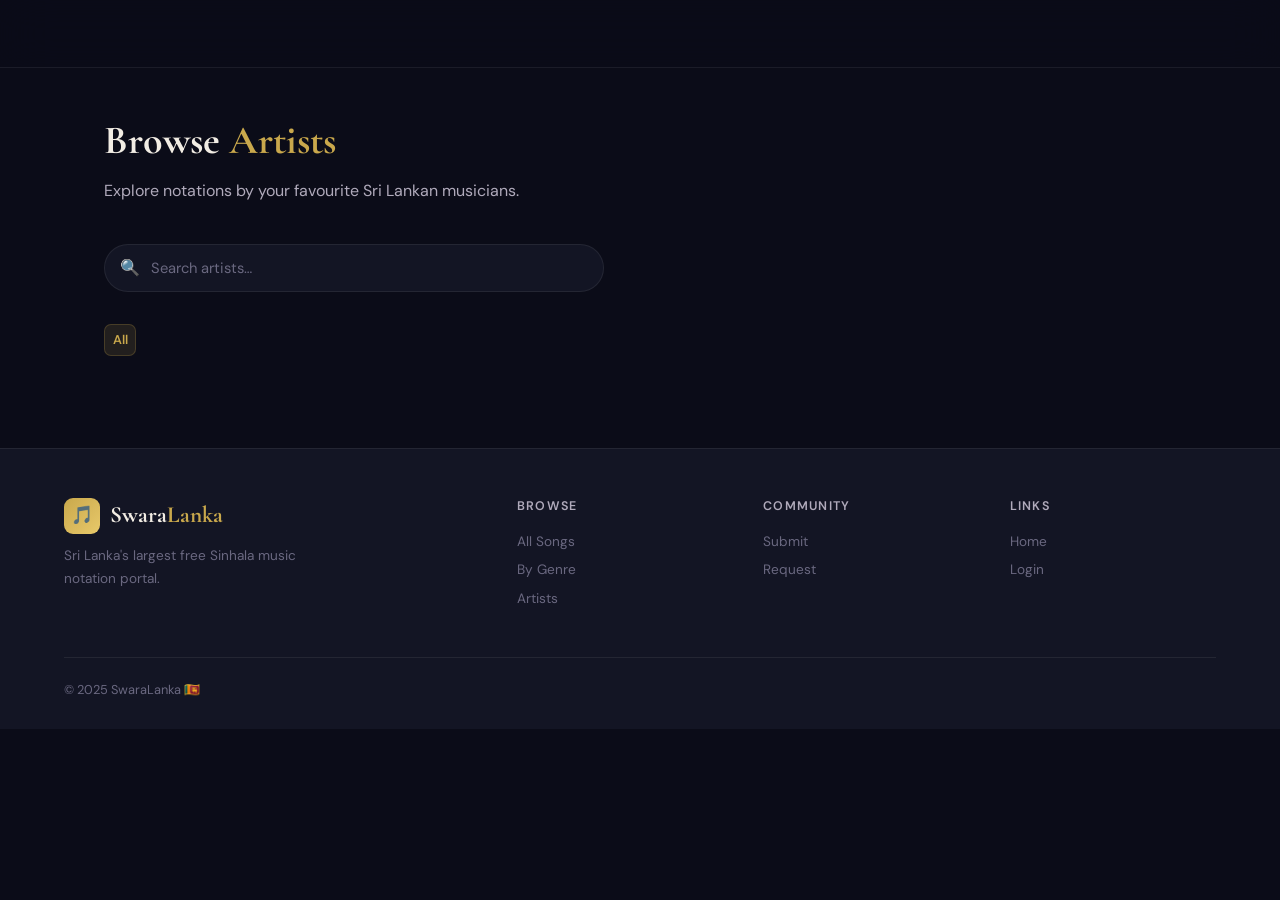
<file: artist.html>
<!DOCTYPE html>
<html lang="en">
<head>
<meta charset="UTF-8">
<meta name="viewport" content="width=device-width, initial-scale=1.0">
<title>Artists — SwaraLanka</title>
<link href="https://fonts.googleapis.com/css2?family=Cormorant+Garamond:ital,wght@0,400;0,600;0,700;1,400&family=DM+Sans:wght@300;400;500;600&display=swap" rel="stylesheet">
<link rel="stylesheet" href="css/style.css">
<style>
.artists-page{max-width:1200px;margin:0 auto;padding:108px 5% 60px}
.page-header{margin-bottom:2.5rem}
.page-header h1{font-family:'Cormorant Garamond',serif;font-size:2.5rem;font-weight:700}
.page-header h1 span{color:var(--gold)}
.page-header p{color:var(--text2);margin-top:.4rem}

/* SEARCH */
.artist-search{position:relative;max-width:500px;margin-bottom:2rem}
.artist-search input{width:100%;padding:13px 18px 13px 46px;border-radius:50px;background:var(--bg2);border:1px solid var(--border2);color:var(--text);font-size:.92rem;font-family:'DM Sans',sans-serif;outline:none;transition:border-color .2s}
.artist-search input:focus{border-color:var(--border)}
.artist-search input::placeholder{color:var(--text3)}
.artist-search .ico{position:absolute;left:16px;top:50%;transform:translateY(-50%);color:var(--text3)}

/* ALPHABET FILTER */
.alpha-filter{display:flex;flex-wrap:wrap;gap:5px;margin-bottom:2rem}
.alpha-btn{width:32px;height:32px;border-radius:7px;border:1px solid var(--border2);background:transparent;color:var(--text3);font-size:.8rem;font-weight:600;cursor:pointer;transition:all .2s;font-family:'DM Sans',sans-serif;display:flex;align-items:center;justify-content:center}
.alpha-btn:hover{border-color:var(--border);color:var(--text)}
.alpha-btn.active{background:var(--gold-pale);border-color:var(--border);color:var(--gold)}

/* ARTIST GRID */
.artists-grid{display:grid;grid-template-columns:repeat(auto-fill,minmax(200px,1fr));gap:16px}
.artist-card{background:var(--bg2);border:1px solid var(--border2);border-radius:var(--radius);padding:24px 18px;text-align:center;cursor:pointer;transition:all .28s;position:relative;overflow:hidden}
.artist-card::before{content:'';position:absolute;inset:0;background:linear-gradient(135deg,var(--gold-pale),transparent);opacity:0;transition:opacity .28s}
.artist-card:hover{border-color:rgba(201,168,76,.35);transform:translateY(-4px);box-shadow:0 16px 36px rgba(0,0,0,.3)}
.artist-card:hover::before{opacity:1}
.artist-avatar{width:72px;height:72px;border-radius:50%;background:linear-gradient(135deg,var(--gold-pale),var(--bg4));border:2px solid var(--border);display:flex;align-items:center;justify-content:center;font-family:'Cormorant Garamond',serif;font-size:1.8rem;font-weight:700;color:var(--gold);margin:0 auto 1rem;position:relative;z-index:1}
.artist-name{font-weight:600;font-size:.95rem;color:var(--text);margin-bottom:.3rem;position:relative;z-index:1}
.artist-songs{font-size:.78rem;color:var(--text3);position:relative;z-index:1}
.artist-tags{display:flex;flex-wrap:wrap;gap:4px;justify-content:center;margin-top:.6rem;position:relative;z-index:1}
.artist-tag{font-size:.67rem;padding:2px 8px;border-radius:50px;border:1px solid var(--border2);color:var(--text3)}

/* DETAIL PANEL */
.artist-detail{background:var(--bg2);border:1px solid var(--border);border-radius:var(--radius);padding:28px;margin-bottom:2rem;display:none;animation:fadeUp .4s ease}
@keyframes fadeUp{from{opacity:0;transform:translateY(16px)}to{opacity:1;transform:translateY(0)}}
.artist-detail.show{display:block}
.detail-top{display:flex;gap:24px;align-items:center;margin-bottom:1.5rem;flex-wrap:wrap}
.detail-avatar{width:90px;height:90px;border-radius:50%;background:linear-gradient(135deg,var(--gold-pale),var(--bg4));border:2px solid var(--border);display:flex;align-items:center;justify-content:center;font-family:'Cormorant Garamond',serif;font-size:2.2rem;font-weight:700;color:var(--gold);flex-shrink:0}
.detail-info h2{font-family:'Cormorant Garamond',serif;font-size:1.8rem;font-weight:700;margin-bottom:.3rem}
.detail-info p{color:var(--text2);font-size:.88rem;line-height:1.65;max-width:520px}
.detail-stats{display:flex;gap:1.5rem;margin-top:.75rem;flex-wrap:wrap}
.dstat .num{font-family:'Cormorant Garamond',serif;font-size:1.5rem;font-weight:700;color:var(--gold)}
.dstat .lbl{font-size:.72rem;color:var(--text3);text-transform:uppercase;letter-spacing:.08em}
.detail-close{margin-left:auto;width:32px;height:32px;border-radius:8px;border:1px solid var(--border2);background:transparent;color:var(--text3);cursor:pointer;font-size:1rem;align-self:flex-start;flex-shrink:0}
.detail-close:hover{border-color:var(--border);color:var(--text)}
.detail-songs{display:grid;grid-template-columns:repeat(auto-fill,minmax(260px,1fr));gap:10px}
.detail-song{background:var(--bg3);border:1px solid var(--border2);border-radius:9px;padding:13px 15px;display:flex;align-items:center;gap:12px;cursor:pointer;transition:all .22s;text-decoration:none;color:inherit}
.detail-song:hover{border-color:rgba(201,168,76,.25);transform:translateX(3px)}
.detail-song-info .title{font-size:.88rem;font-weight:500;color:var(--text)}
.detail-song-info .instr{font-size:.75rem;color:var(--text3);margin-top:2px}
.detail-song-badges{display:flex;gap:4px;margin-top:.3rem;flex-wrap:wrap}

.no-results{text-align:center;padding:60px;color:var(--text3)}
</style>
</head>
<body>
<nav id="mainNav"></nav>

<div class="artists-page">
  <div class="page-header">
    <h1>Browse <span>Artists</span></h1>
    <p>Explore notations by your favourite Sri Lankan musicians.</p>
  </div>

  <!-- SEARCH -->
  <div class="artist-search">
    <span class="ico">🔍</span>
    <input type="text" id="artistSearch" placeholder="Search artists…" autocomplete="off" oninput="filterArtists()"/>
  </div>

  <!-- ALPHABET FILTER -->
  <div class="alpha-filter" id="alphaFilter">
    <button class="alpha-btn active" data-l="all" onclick="setAlpha('all',this)">All</button>
  </div>

  <!-- DETAIL PANEL -->
  <div class="artist-detail" id="artistDetail"></div>

  <!-- GRID -->
  <div class="artists-grid" id="artistsGrid"></div>
</div>

<footer>
  <div class="footer-grid">
    <div class="footer-brand"><a class="logo" href="index.html"><div class="logo-icon">🎵</div><div class="logo-text">Swara<span>Lanka</span></div></a><p>Sri Lanka's largest free Sinhala music notation portal.</p></div>
    <div class="footer-col"><h4>Browse</h4><a href="browse.html">All Songs</a><a href="genre.html">By Genre</a><a href="artist.html">Artists</a></div>
    <div class="footer-col"><h4>Community</h4><a href="submit.html">Submit</a><a href="request.html">Request</a></div>
    <div class="footer-col"><h4>Links</h4><a href="index.html">Home</a><a href="login.html">Login</a></div>
  </div>
  <div class="footer-bottom"><p>© 2025 SwaraLanka 🇱🇰</p></div>
</footer>

<script src="js/data.js"></script>
<script src="js/firebase.js"></script>
<script src="js/nav.js"></script>
<script>
injectNav('artist');

// Build artist list from songs
const artistMap = {};
SONGS.forEach(s => {
  if(!artistMap[s.artist]) artistMap[s.artist] = { name: s.artist, songs: [], instruments: new Set(), genres: new Set() };
  artistMap[s.artist].songs.push(s);
  s.instruments.forEach(i => artistMap[s.artist].instruments.add(i));
  artistMap[s.artist].genres.add(s.genre);
});
const ARTISTS = Object.values(artistMap).sort((a,b)=>a.name.localeCompare(b.name));

// Bios
const BIOS = {
  'Amaradeva': 'W.D. Amaradeva (born 1927) is considered the greatest living legend of Sinhala music. His contributions to Sri Lankan music span over six decades.',
  'Clarence Wijewardene': 'Clarence Wijewardene was a pioneering Sinhala pop singer who helped define modern Sri Lankan popular music from the 1960s onward.',
  'Rookantha Gunathilaka': 'Rookantha Gunathilaka is one of Sri Lanka\'s most beloved ballad singers, known for his smooth voice and romantic compositions.',
  'Victor Rathnayake': 'Victor Rathnayake is an iconic Sri Lankan singer known for his classical style and decades of contributions to Sinhala music.',
  'Sanath Nandasiri': 'Sanath Nandasiri was a celebrated Sri Lankan singer and songwriter known for blending classical and folk elements.',
  'Nanda Malini': 'Nanda Malini is a legendary Sri Lankan singer known for her politically conscious songs and powerful voice.',
  'Sunil Edirisinghe': 'Sunil Edirisinghe is a renowned Sri Lankan singer known for his gentle voice and wide range of Sinhala songs.',
  'Edward Jayakody': 'Edward Jayakody is a popular Sri Lankan singer celebrated for his romantic songs and classical influences.',
  'Kasun Kalhara': 'Kasun Kalhara is a modern Sri Lankan singer-songwriter known for deeply emotional ballads and complex compositions.',
  'Athma Liyanage': 'Athma Liyanage is a popular contemporary Sri Lankan singer known for her rich voice and modern Sinhala pop songs.',
};

// Build alphabet filter
const letters = [...new Set(ARTISTS.map(a => a.name[0].toUpperCase()))].sort();
const alphaFilter = document.getElementById('alphaFilter');
letters.forEach(l => {
  const btn = document.createElement('button');
  btn.className='alpha-btn';btn.textContent=l;btn.dataset.l=l;
  btn.onclick=()=>setAlpha(l,btn);
  alphaFilter.appendChild(btn);
});

let currentAlpha='all', currentSearch='', activeArtist=null;

function setAlpha(l,btn){
  currentAlpha=l;
  document.querySelectorAll('.alpha-btn').forEach(b=>b.classList.toggle('active',b.dataset.l===l));
  renderArtists();
}

function filterArtists(){currentSearch=document.getElementById('artistSearch').value.toLowerCase();renderArtists();}

function renderArtists(){
  let list=ARTISTS;
  if(currentAlpha!=='all') list=list.filter(a=>a.name[0].toUpperCase()===currentAlpha);
  if(currentSearch) list=list.filter(a=>a.name.toLowerCase().includes(currentSearch));
  const grid=document.getElementById('artistsGrid');
  if(list.length===0){grid.innerHTML='<div class="no-results" style="grid-column:1/-1">No artists found.</div>';return;}
  grid.innerHTML=list.map(a=>`
    <div class="artist-card" onclick="showArtist('${a.name}')">
      <div class="artist-avatar">${a.name[0]}</div>
      <div class="artist-name">${a.name}</div>
      <div class="artist-songs">${a.songs.length} notation${a.songs.length!==1?'s':''}</div>
      <div class="artist-tags">${[...a.instruments].map(i=>`<span class="artist-tag">${i}</span>`).join('')}</div>
    </div>
  `).join('');
}

function showArtist(name){
  const a=artistMap[name];
  if(!a) return;
  const panel=document.getElementById('artistDetail');
  const bio=BIOS[name]||`${name} is a celebrated Sri Lankan musician with ${a.songs.length} notations available on SwaraLanka.`;
  const topViews=a.songs.reduce((s,song)=>s+song.views,0);
  panel.innerHTML=`
    <div class="detail-top">
      <div class="detail-avatar">${name[0]}</div>
      <div class="detail-info">
        <h2>${name}</h2>
        <p>${bio}</p>
        <div class="detail-stats">
          <div class="dstat"><div class="num">${a.songs.length}</div><div class="lbl">Notations</div></div>
          <div class="dstat"><div class="num">${[...a.instruments].length}</div><div class="lbl">Instruments</div></div>
          <div class="dstat"><div class="num">${topViews.toLocaleString()}</div><div class="lbl">Total Views</div></div>
        </div>
      </div>
      <button class="detail-close" onclick="closeDetail()">✕</button>
    </div>
    <p style="font-size:.82rem;color:var(--text3);margin-bottom:1rem;text-transform:uppercase;letter-spacing:.08em">Available Notations</p>
    <div class="detail-songs">
      ${a.songs.map(s=>`
        <a class="detail-song" href="song.html?id=${s.id}">
          <div class="detail-song-info">
            <div class="title">${s.title}</div>
            <div class="instr">${s.instruments.join(' · ')}</div>
            <div class="detail-song-badges">${diffBadge(s.difficulty)}</div>
          </div>
          <span style="color:var(--text3);margin-left:auto">›</span>
        </a>
      `).join('')}
    </div>
  `;
  panel.classList.add('show');
  panel.scrollIntoView({behavior:'smooth',block:'nearest'});
}

function closeDetail(){
  document.getElementById('artistDetail').classList.remove('show');
}

renderArtists();
</script>
</body>
</html>
</file>
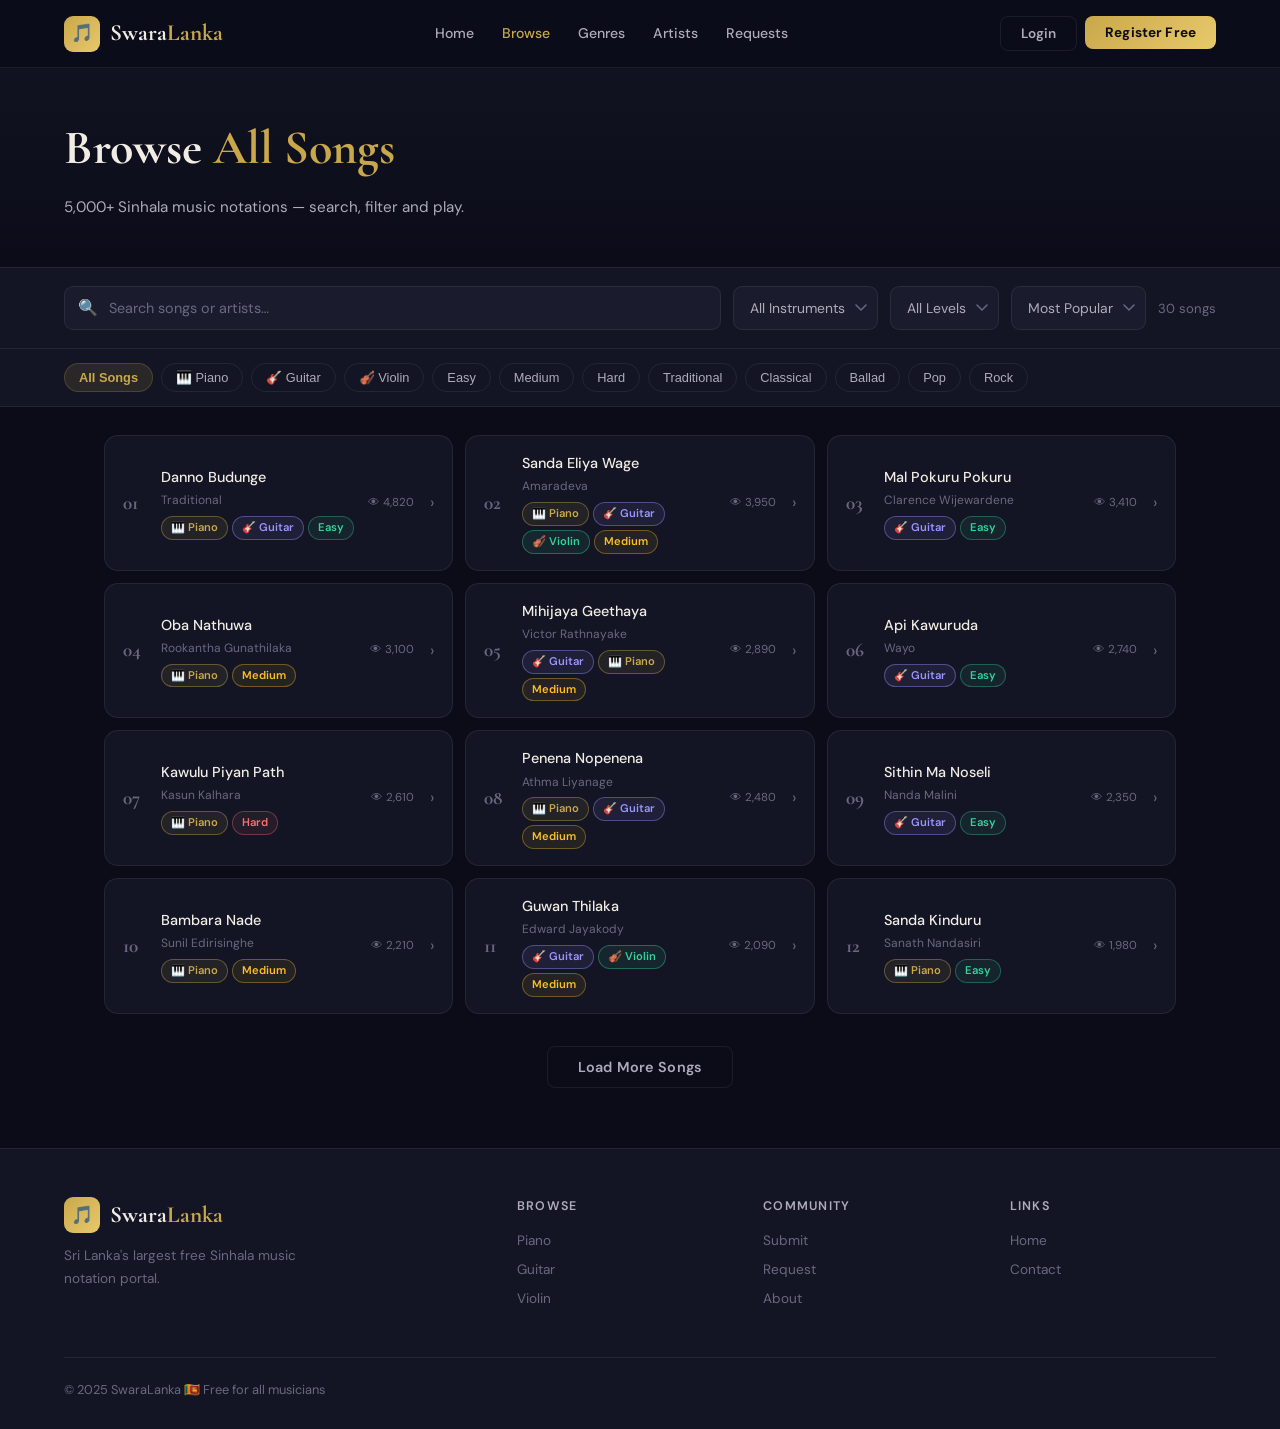
<file: browse.html>
<!DOCTYPE html>
<html lang="en">
<head>
<meta charset="UTF-8">
<meta name="viewport" content="width=device-width, initial-scale=1.0">
<title>Browse Songs — SwaraLanka</title>
<link href="https://fonts.googleapis.com/css2?family=Cormorant+Garamond:ital,wght@0,400;0,600;0,700;1,400&family=DM+Sans:wght@300;400;500;600&display=swap" rel="stylesheet">
<link rel="stylesheet" href="css/style.css">
<style>
.page-hero{padding:110px 5% 48px;background:linear-gradient(to bottom,var(--bg2),var(--bg));border-bottom:1px solid var(--border2)}
.page-hero h1{font-family:'Cormorant Garamond',serif;font-size:clamp(2rem,4vw,3rem);font-weight:700;margin-bottom:.5rem}
.page-hero h1 span{color:var(--gold)}
.page-hero p{color:var(--text2);font-size:.95rem}

/* SEARCH + FILTERS */
.search-bar{background:var(--bg2);border-bottom:1px solid var(--border2);padding:18px 5%;position:sticky;top:68px;z-index:50}
.search-inner{display:flex;gap:12px;align-items:center;flex-wrap:wrap;max-width:1200px;margin:0 auto}
.search-field{flex:1;min-width:220px;position:relative}
.search-field input{width:100%;padding:12px 18px 12px 44px;border-radius:9px;background:var(--bg3);border:1px solid var(--border2);color:var(--text);font-size:.9rem;font-family:'DM Sans',sans-serif;outline:none;transition:border-color .2s}
.search-field input:focus{border-color:var(--border)}
.search-field input::placeholder{color:var(--text3)}
.search-field .ico{position:absolute;left:14px;top:50%;transform:translateY(-50%);color:var(--text3);pointer-events:none}
.filter-select{padding:12px 16px;border-radius:9px;background:var(--bg3);border:1px solid var(--border2);color:var(--text2);font-size:.87rem;font-family:'DM Sans',sans-serif;cursor:pointer;outline:none;appearance:none;padding-right:32px;background-image:url("data:image/svg+xml,%3Csvg xmlns='http://www.w3.org/2000/svg' width='12' height='8'%3E%3Cpath d='M1 1l5 5 5-5' stroke='%236A6880' stroke-width='1.5' fill='none' stroke-linecap='round'/%3E%3C/svg%3E");background-repeat:no-repeat;background-position:right 10px center;transition:border-color .2s}
.filter-select:focus{border-color:var(--border)}
.results-count{font-size:.82rem;color:var(--text3);white-space:nowrap}

/* FILTER PILLS */
.filter-pills{padding:14px 5%;background:var(--bg2);border-bottom:1px solid var(--border2);position:sticky;top:120px;z-index:49;overflow-x:auto}
.pills-inner{display:flex;gap:8px;max-width:1200px;margin:0 auto}
.pill{padding:6px 14px;border-radius:50px;border:1px solid var(--border2);font-size:.8rem;color:var(--text2);cursor:pointer;white-space:nowrap;transition:all .2s;background:transparent}
.pill:hover{border-color:var(--border);color:var(--text)}
.pill.active{background:var(--gold-pale);border-color:var(--border);color:var(--gold);font-weight:600}

/* SONGS LIST */
.browse-layout{display:grid;grid-template-columns:1fr;gap:0;max-width:1200px;margin:0 auto;padding:28px 5%}
.songs-list{display:grid;grid-template-columns:repeat(auto-fill,minmax(300px,1fr));gap:12px}
.song-card{background:var(--bg2);border:1px solid var(--border2);border-radius:var(--radius);padding:16px 18px;display:flex;align-items:center;gap:12px;cursor:pointer;transition:all .25s;position:relative;overflow:hidden;text-decoration:none;color:inherit}
.song-card::after{content:'';position:absolute;left:0;top:0;width:3px;height:0;background:linear-gradient(to bottom,var(--gold),var(--gold-light));transition:height .25s;border-radius:0 0 0 14px}
.song-card:hover{border-color:rgba(201,168,76,.25);background:var(--bg3);transform:translateX(3px)}
.song-card:hover::after{height:100%}
.song-num{font-family:'Cormorant Garamond',serif;font-size:1.2rem;font-weight:700;color:var(--text3);min-width:26px}
.song-info{flex:1;min-width:0}
.song-title{font-weight:500;font-size:.9rem;color:var(--text);white-space:nowrap;overflow:hidden;text-overflow:ellipsis}
.song-artist{font-size:.75rem;color:var(--text3);margin-top:2px}
.song-badges{display:flex;gap:4px;margin-top:.35rem;flex-wrap:wrap}
.song-arrow{color:var(--text3);transition:transform .22s;flex-shrink:0}
.song-card:hover .song-arrow{transform:translateX(3px);color:var(--gold)}
.song-views{font-size:.72rem;color:var(--text3);margin-left:auto;flex-shrink:0;padding-right:4px}

/* EMPTY STATE */
.empty{text-align:center;padding:80px 20px;color:var(--text3)}
.empty .ico{font-size:3rem;margin-bottom:1rem;opacity:.4}
.empty h3{font-family:'Cormorant Garamond',serif;font-size:1.5rem;color:var(--text2);margin-bottom:.5rem}

/* LOAD MORE */
.load-more-wrap{text-align:center;padding:2rem 0}
</style>
</head>
<body>

<nav id="mainNav"></nav>

<div class="page-hero">
  <h1>Browse <span>All Songs</span></h1>
  <p>5,000+ Sinhala music notations — search, filter and play.</p>
</div>

<!-- SEARCH + FILTERS -->
<div class="search-bar">
  <div class="search-inner">
    <div class="search-field">
      <span class="ico">🔍</span>
      <input id="searchInput" type="text" placeholder="Search songs or artists…" autocomplete="off"/>
    </div>
    <select class="filter-select" id="instrFilter">
      <option value="">All Instruments</option>
      <option value="piano">🎹 Piano</option>
      <option value="guitar">🎸 Guitar</option>
      <option value="violin">🎻 Violin</option>
      <option value="flute">🪗 Flute</option>
    </select>
    <select class="filter-select" id="diffFilter">
      <option value="">All Levels</option>
      <option value="easy">Easy</option>
      <option value="medium">Medium</option>
      <option value="hard">Hard</option>
    </select>
    <select class="filter-select" id="sortFilter">
      <option value="popular">Most Popular</option>
      <option value="az">A → Z</option>
      <option value="za">Z → A</option>
      <option value="likes">Most Liked</option>
    </select>
    <span class="results-count" id="resultsCount">24 songs</span>
  </div>
</div>

<div class="filter-pills">
  <div class="pills-inner">
    <button class="pill active" data-pill="all">All Songs</button>
    <button class="pill" data-pill="piano">🎹 Piano</button>
    <button class="pill" data-pill="guitar">🎸 Guitar</button>
    <button class="pill" data-pill="violin">🎻 Violin</button>
    <button class="pill" data-pill="easy">Easy</button>
    <button class="pill" data-pill="medium">Medium</button>
    <button class="pill" data-pill="hard">Hard</button>
    <button class="pill" data-pill="Traditional">Traditional</button>
    <button class="pill" data-pill="Classical">Classical</button>
    <button class="pill" data-pill="Ballad">Ballad</button>
    <button class="pill" data-pill="Pop">Pop</button>
    <button class="pill" data-pill="Rock">Rock</button>
  </div>
</div>

<div class="browse-layout">
  <div class="songs-list" id="songsList"></div>
  <div class="load-more-wrap">
    <button class="btn btn-outline" id="loadMoreBtn" style="padding:11px 30px;font-size:.9rem" onclick="loadMore()">Load More Songs</button>
  </div>
</div>

<footer>
  <div class="footer-grid">
    <div class="footer-brand"><a class="logo" href="index.html"><div class="logo-icon">🎵</div><div class="logo-text">Swara<span>Lanka</span></div></a><p>Sri Lanka's largest free Sinhala music notation portal.</p></div>
    <div class="footer-col"><h4>Browse</h4><a href="browse.html?filter=piano">Piano</a><a href="browse.html?filter=guitar">Guitar</a><a href="browse.html?filter=violin">Violin</a></div>
    <div class="footer-col"><h4>Community</h4><a href="#">Submit</a><a href="#">Request</a><a href="#">About</a></div>
    <div class="footer-col"><h4>Links</h4><a href="index.html">Home</a><a href="#">Contact</a></div>
  </div>
  <div class="footer-bottom"><p>© 2025 SwaraLanka 🇱🇰 Free for all musicians</p></div>
</footer>

<script src="js/data.js"></script>
<script src="js/firebase.js"></script>
<script src="js/nav.js"></script>
<script>
injectNav('browse');
let filtered=[], page=0, perPage=12;

function getFilters(){
  return{
    q:document.getElementById('searchInput').value.toLowerCase(),
    instr:document.getElementById('instrFilter').value,
    diff:document.getElementById('diffFilter').value,
    sort:document.getElementById('sortFilter').value,
    pill:document.querySelector('.pill.active')?.dataset.pill||'all'
  };
}

function applyFilters(){
  const f=getFilters();
  filtered=SONGS.filter(s=>{
    if(f.q && !s.title.toLowerCase().includes(f.q) && !s.artist.toLowerCase().includes(f.q)) return false;
    if(f.instr && !s.instruments.includes(f.instr)) return false;
    if(f.diff && s.difficulty!==f.diff) return false;
    if(f.pill==='piano'&&!s.instruments.includes('piano')) return false;
    if(f.pill==='guitar'&&!s.instruments.includes('guitar')) return false;
    if(f.pill==='violin'&&!s.instruments.includes('violin')) return false;
    if(f.pill==='easy'&&s.difficulty!=='easy') return false;
    if(f.pill==='medium'&&s.difficulty!=='medium') return false;
    if(f.pill==='hard'&&s.difficulty!=='hard') return false;
    if(['Traditional','Classical','Ballad','Pop','Rock'].includes(f.pill)&&s.genre!==f.pill) return false;
    return true;
  });
  if(f.sort==='az') filtered.sort((a,b)=>a.title.localeCompare(b.title));
  else if(f.sort==='za') filtered.sort((a,b)=>b.title.localeCompare(a.title));
  else if(f.sort==='likes') filtered.sort((a,b)=>b.likes-a.likes);
  else filtered.sort((a,b)=>b.views-a.views);
  page=0;
  const rc=document.getElementById('resultsCount');
  if(rc) rc.textContent=filtered.length+' songs';
  renderSongs(true);
}

function renderSongs(reset){
  const list=document.getElementById('songsList');
  if(reset) list.innerHTML='';
  const slice=filtered.slice(page*perPage,(page+1)*perPage);
  slice.forEach((s,i)=>{
    const num=page*perPage+i+1;
    list.innerHTML+=`<a class="song-card" href="song.html?id=${s.id}">
      <span class="song-num">${String(num).padStart(2,'0')}</span>
      <div class="song-info">
        <div class="song-title">${s.title}</div>
        <div class="song-artist">${s.artist}</div>
        <div class="song-badges">${s.instruments.map(instrBadge).join('')}${diffBadge(s.difficulty)}</div>
      </div>
      <span class="song-views">👁 ${s.views.toLocaleString()}</span>
      <span class="song-arrow">›</span>
    </a>`;
  });
  document.getElementById('loadMoreBtn').style.display=((page+1)*perPage>=filtered.length)?'none':'inline-block';
}

function loadMore(){page++;renderSongs(false);}

// Pills
document.querySelectorAll('.pill').forEach(p=>p.addEventListener('click',()=>{
  document.querySelectorAll('.pill').forEach(x=>x.classList.remove('active'));
  p.classList.add('active');applyFilters();
}));

// Inputs
['searchInput','instrFilter','diffFilter','sortFilter'].forEach(id=>
  document.getElementById(id).addEventListener('input',applyFilters)
);

// URL params
const params=new URLSearchParams(location.search);
if(params.get('q')) document.getElementById('searchInput').value=params.get('q');
if(params.get('filter')){
  const f=params.get('filter');
  const pill=document.querySelector(`[data-pill="${f}"]`);
  if(pill){document.querySelectorAll('.pill').forEach(x=>x.classList.remove('active'));pill.classList.add('active');}
  const sel=document.getElementById('instrFilter');
  if([...sel.options].some(o=>o.value===f)) sel.value=f;
}

// Fake result count for UI
document.getElementById('resultCount') || document.getElementById('resultsCount');

applyFilters();
</script>
</body>
</html>
</file>
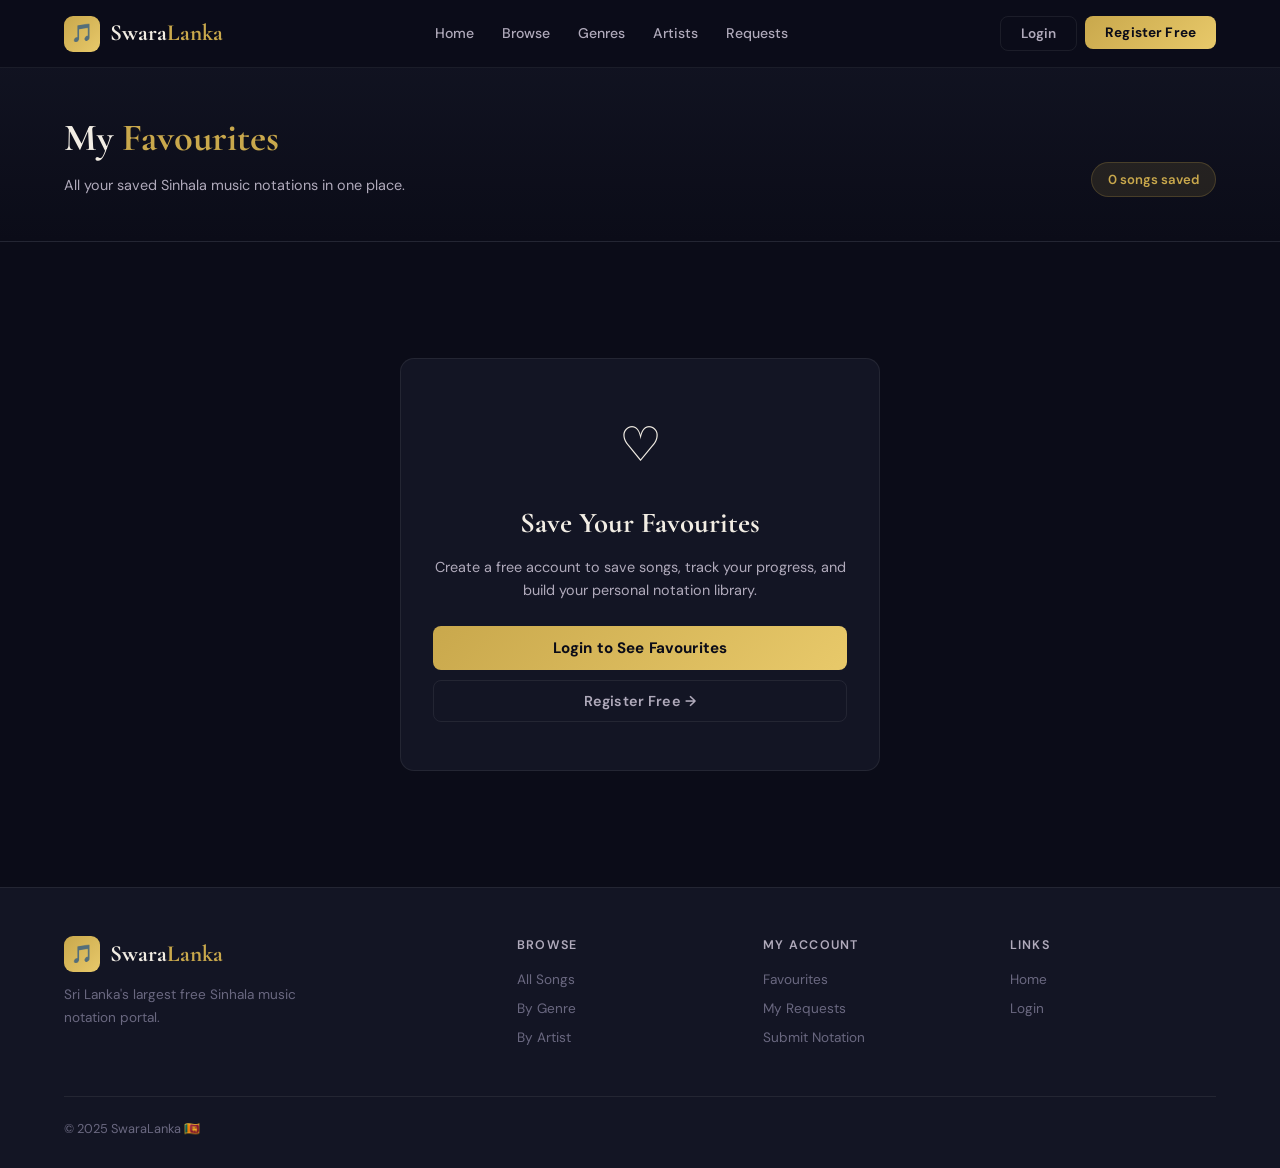
<file: favourites.html>
<!DOCTYPE html>
<html lang="en">
<head>
<meta charset="UTF-8">
<meta name="viewport" content="width=device-width, initial-scale=1.0">
<title>My Favourites — SwaraLanka</title>
<link href="https://fonts.googleapis.com/css2?family=Cormorant+Garamond:ital,wght@0,400;0,600;0,700;1,400&family=DM+Sans:wght@300;400;500;600&display=swap" rel="stylesheet">
<link rel="stylesheet" href="css/style.css">
<style>
.page-top{padding:108px 5% 44px;background:linear-gradient(to bottom,var(--bg2),var(--bg));border-bottom:1px solid var(--border2)}
.page-top-inner{max-width:1200px;margin:0 auto;display:flex;align-items:flex-end;justify-content:space-between;flex-wrap:wrap;gap:16px}
.page-top h1{font-family:'Cormorant Garamond',serif;font-size:2.4rem;font-weight:700}
.page-top h1 span{color:var(--gold)}
.page-top p{color:var(--text2);font-size:.9rem;margin-top:.3rem}
.fav-count-badge{background:var(--gold-pale);border:1px solid var(--border);border-radius:50px;padding:6px 16px;font-size:.82rem;color:var(--gold);font-weight:600}

.fav-body{max-width:1200px;margin:0 auto;padding:36px 5%}

/* STATS ROW */
.fav-stats{display:grid;grid-template-columns:repeat(4,1fr);gap:12px;margin-bottom:2.5rem}
.fav-stat{background:var(--bg2);border:1px solid var(--border2);border-radius:var(--radius);padding:20px 18px;text-align:center}
.fav-stat .num{font-family:'Cormorant Garamond',serif;font-size:2rem;font-weight:700;color:var(--gold);display:block}
.fav-stat .lbl{font-size:.78rem;color:var(--text3);text-transform:uppercase;letter-spacing:.08em;margin-top:.25rem}

/* FILTER ROW */
.fav-filter{display:flex;gap:8px;margin-bottom:1.5rem;flex-wrap:wrap;align-items:center}
.fav-filter-pill{padding:6px 14px;border-radius:50px;border:1px solid var(--border2);font-size:.8rem;color:var(--text2);cursor:pointer;transition:all .2s;background:transparent;font-family:'DM Sans',sans-serif}
.fav-filter-pill.active{background:var(--gold-pale);border-color:var(--border);color:var(--gold);font-weight:600}
.fav-filter span{color:var(--text3);font-size:.82rem;margin-left:auto}

/* FAV CARD */
.favs-grid{display:grid;grid-template-columns:repeat(auto-fill,minmax(300px,1fr));gap:14px}
.fav-card{background:var(--bg2);border:1px solid var(--border2);border-radius:var(--radius);padding:18px 20px;display:flex;align-items:center;gap:14px;transition:all .25s;position:relative;overflow:hidden}
.fav-card::after{content:'';position:absolute;left:0;top:0;width:3px;height:0;background:linear-gradient(to bottom,var(--gold),var(--gold-light));transition:height .25s}
.fav-card:hover{border-color:rgba(201,168,76,.25);transform:translateX(3px)}
.fav-card:hover::after{height:100%}
.fav-card-icon{width:44px;height:44px;background:var(--gold-pale);border-radius:10px;display:flex;align-items:center;justify-content:center;font-size:1.2rem;flex-shrink:0;border:1px solid var(--border)}
.fav-info{flex:1;min-width:0}
.fav-title{font-weight:500;font-size:.92rem;color:var(--text);white-space:nowrap;overflow:hidden;text-overflow:ellipsis}
.fav-artist{font-size:.76rem;color:var(--text3);margin-top:2px}
.fav-badges{display:flex;gap:4px;margin-top:.4rem;flex-wrap:wrap}
.fav-actions{display:flex;flex-direction:column;gap:5px;flex-shrink:0}
.fav-btn{width:30px;height:30px;border-radius:7px;border:1px solid var(--border2);background:transparent;color:var(--text3);cursor:pointer;display:flex;align-items:center;justify-content:center;font-size:.85rem;transition:all .2s}
.fav-btn:hover{border-color:var(--border);color:var(--gold)}
.fav-btn.remove:hover{border-color:rgba(248,113,113,.4);color:#f87171}

/* EMPTY STATE */
.empty-favs{text-align:center;padding:80px 20px}
.empty-ico{font-size:3.5rem;opacity:.35;margin-bottom:1rem}
.empty-favs h3{font-family:'Cormorant Garamond',serif;font-size:1.8rem;color:var(--text2);margin-bottom:.5rem}
.empty-favs p{color:var(--text3);font-size:.9rem;margin-bottom:1.5rem}

/* LOGIN PROMPT */
.login-prompt{background:var(--bg2);border:1px solid var(--border2);border-radius:var(--radius);padding:48px 32px;text-align:center;max-width:480px;margin:80px auto}
.login-prompt h2{font-family:'Cormorant Garamond',serif;font-size:1.8rem;margin-bottom:.6rem}
.login-prompt p{color:var(--text2);font-size:.9rem;margin-bottom:1.5rem}

@media(max-width:600px){.fav-stats{grid-template-columns:1fr 1fr}}
</style>
</head>
<body>
<nav id="mainNav"></nav>

<div class="page-top">
  <div class="page-top-inner">
    <div>
      <h1>My <span>Favourites</span></h1>
      <p>All your saved Sinhala music notations in one place.</p>
    </div>
    <div class="fav-count-badge" id="favCountBadge">0 songs saved</div>
  </div>
</div>

<div class="fav-body" id="favBody">
  <!-- Injected by JS -->
</div>

<footer>
  <div class="footer-grid">
    <div class="footer-brand"><a class="logo" href="index.html"><div class="logo-icon">🎵</div><div class="logo-text">Swara<span>Lanka</span></div></a><p>Sri Lanka's largest free Sinhala music notation portal.</p></div>
    <div class="footer-col"><h4>Browse</h4><a href="browse.html">All Songs</a><a href="genre.html">By Genre</a><a href="artist.html">By Artist</a></div>
    <div class="footer-col"><h4>My Account</h4><a href="favourites.html">Favourites</a><a href="request.html">My Requests</a><a href="submit.html">Submit Notation</a></div>
    <div class="footer-col"><h4>Links</h4><a href="index.html">Home</a><a href="login.html">Login</a></div>
  </div>
  <div class="footer-bottom"><p>© 2025 SwaraLanka 🇱🇰</p></div>
</footer>

<script src="js/data.js"></script>
<script src="js/firebase.js"></script>
<script src="js/nav.js"></script>
<script>
injectNav('');
const body = document.getElementById('favBody');

function render() {
  if (!SL.isLoggedIn()) {
    body.innerHTML = `<div class="login-prompt">
      <div style="font-size:3rem;margin-bottom:1rem">♡</div>
      <h2>Save Your Favourites</h2>
      <p>Create a free account to save songs, track your progress, and build your personal notation library.</p>
      <a href="login.html"><button class="btn btn-gold" style="padding:12px 28px;font-size:.95rem;width:100%;margin-bottom:10px">Login to See Favourites</button></a>
      <a href="login.html?mode=register"><button class="btn btn-outline" style="padding:11px 28px;font-size:.9rem;width:100%">Register Free →</button></a>
    </div>`;
    return;
  }

  const songs = SL.getFavSongs();
  const count = songs.length;
  document.getElementById('favCountBadge').textContent = `${count} song${count!==1?'s':''} saved`;

  if (count === 0) {
    body.innerHTML = `<div class="empty-favs">
      <div class="empty-ico">♡</div>
      <h3>No Favourites Yet</h3>
      <p>Browse songs and tap the heart icon to save your favourites here.</p>
      <a href="browse.html"><button class="btn btn-gold" style="padding:11px 28px">Browse Songs →</button></a>
    </div>`;
    return;
  }

  // Stats
  const instruments = [...new Set(songs.flatMap(s=>s.instruments))];
  const artists = [...new Set(songs.map(s=>s.artist))];
  const easy = songs.filter(s=>s.difficulty==='easy').length;

  body.innerHTML = `
    <div class="fav-stats">
      <div class="fav-stat"><span class="num">${count}</span><span class="lbl">Saved Songs</span></div>
      <div class="fav-stat"><span class="num">${artists.length}</span><span class="lbl">Artists</span></div>
      <div class="fav-stat"><span class="num">${instruments.length}</span><span class="lbl">Instruments</span></div>
      <div class="fav-stat"><span class="num">${easy}</span><span class="lbl">Easy Songs</span></div>
    </div>
    <div class="fav-filter" id="favFilter">
      <button class="fav-filter-pill active" data-f="all" onclick="filterFavs('all')">All Songs</button>
      ${instruments.map(i=>`<button class="fav-filter-pill" data-f="${i}" onclick="filterFavs('${i}')">${i.charAt(0).toUpperCase()+i.slice(1)}</button>`).join('')}
      <span id="favFilterCount">${count} songs</span>
    </div>
    <div class="favs-grid" id="favsGrid"></div>
  `;
  renderCards(songs);
}

const instrIco = {piano:'🎹',guitar:'🎸',violin:'🎻',flute:'🪗',drums:'🥁'};

function renderCards(songs) {
  const grid = document.getElementById('favsGrid');
  if (!grid) return;
  grid.innerHTML = songs.map(s=>`
    <div class="fav-card" id="fcard-${s.id}">
      <div class="fav-card-icon">${instrIco[s.instruments[0]]||'🎵'}</div>
      <div class="fav-info">
        <div class="fav-title">${s.title}</div>
        <div class="fav-artist">${s.artist}</div>
        <div class="fav-badges">${s.instruments.map(instrBadge).join('')}${diffBadge(s.difficulty)}</div>
      </div>
      <div class="fav-actions">
        <button class="fav-btn" onclick="window.location='song.html?id=${s.id}'" title="View notation">→</button>
        <button class="fav-btn remove" onclick="removeFav(${s.id})" title="Remove from favourites">♡</button>
      </div>
    </div>
  `).join('');
}

let currentFilter='all';
function filterFavs(f){
  currentFilter=f;
  document.querySelectorAll('.fav-filter-pill').forEach(p=>p.classList.toggle('active',p.dataset.f===f));
  const songs=SL.getFavSongs().filter(s=>f==='all'||s.instruments.includes(f));
  document.getElementById('favFilterCount').textContent=songs.length+' songs';
  renderCards(songs);
}

function removeFav(id){
  SL.toggleFav(id);
  document.getElementById('fcard-'+id)?.remove();
  const remaining=SL.getFavSongs().filter(s=>currentFilter==='all'||s.instruments.includes(currentFilter));
  const count=SL.favs.length;
  document.getElementById('favCountBadge').textContent=`${count} song${count!==1?'s':''} saved`;
  if(count===0)render();
}

render();
document.addEventListener('sl:authchange',render);
</script>
</body>
</html>
</file>
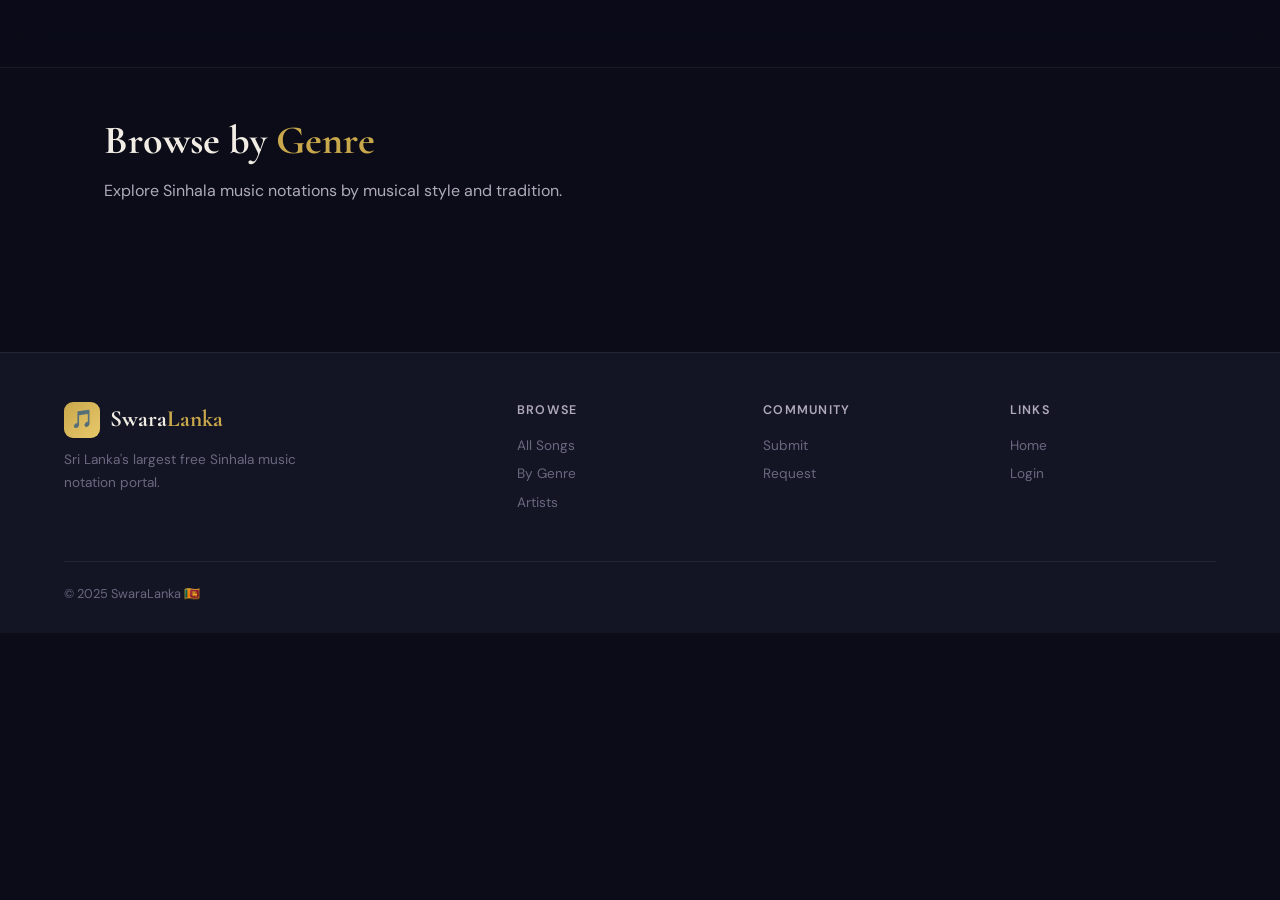
<file: genre.html>
<!DOCTYPE html>
<html lang="en">
<head>
<meta charset="UTF-8">
<meta name="viewport" content="width=device-width, initial-scale=1.0">
<title>Browse by Genre — SwaraLanka</title>
<link href="https://fonts.googleapis.com/css2?family=Cormorant+Garamond:ital,wght@0,400;0,600;0,700;1,400&family=DM+Sans:wght@300;400;500;600&display=swap" rel="stylesheet">
<link rel="stylesheet" href="css/style.css">
<style>
.genre-page{max-width:1200px;margin:0 auto;padding:108px 5% 60px}
.page-header{margin-bottom:2.5rem}
.page-header h1{font-family:'Cormorant Garamond',serif;font-size:2.5rem;font-weight:700}
.page-header h1 span{color:var(--gold)}
.page-header p{color:var(--text2);margin-top:.4rem}

/* GENRE HERO CARDS */
.genres-hero{display:grid;grid-template-columns:repeat(auto-fit,minmax(200px,1fr));gap:14px;margin-bottom:3rem}
.genre-card{border-radius:var(--radius);padding:28px 20px;cursor:pointer;transition:all .28s;position:relative;overflow:hidden;border:1px solid transparent}
.genre-card:hover{transform:translateY(-4px);box-shadow:0 18px 44px rgba(0,0,0,.35)}
.genre-card::after{content:'';position:absolute;inset:0;background:linear-gradient(to bottom,transparent 30%,rgba(0,0,0,.6));pointer-events:none}
.genre-card.active{border-color:var(--gold)}
.genre-card .g-icon{font-size:2.2rem;margin-bottom:.8rem;position:relative;z-index:1}
.genre-card .g-name{font-family:'Cormorant Garamond',serif;font-size:1.3rem;font-weight:700;position:relative;z-index:1}
.genre-card .g-count{font-size:.78rem;opacity:.8;margin-top:.3rem;position:relative;z-index:1}

/* Genre colour themes */
.g-traditional{background:linear-gradient(135deg,#2a1a0a,#4a2c10)}
.g-classical{background:linear-gradient(135deg,#0a0a2a,#1a1a4a)}
.g-ballad{background:linear-gradient(135deg,#1a0a2a,#2a1040)}
.g-pop{background:linear-gradient(135deg,#0a1a2a,#103040)}
.g-rock{background:linear-gradient(135deg,#1a0a0a,#3a1010)}
.g-folk{background:linear-gradient(135deg,#0a1a0a,#103010)}

/* SONGS SECTION */
.genre-songs-section{animation:fadeIn .4s ease}
@keyframes fadeIn{from{opacity:0;transform:translateY(12px)}to{opacity:1;transform:translateY(0)}}
.genre-section-header{display:flex;align-items:center;justify-content:space-between;margin-bottom:1.5rem;flex-wrap:wrap;gap:10px}
.genre-section-header h2{font-family:'Cormorant Garamond',serif;font-size:1.8rem;font-weight:700}
.genre-section-header h2 span{color:var(--gold)}
.genre-section-header p{font-size:.85rem;color:var(--text3)}
.back-btn{padding:8px 16px;border-radius:8px;border:1px solid var(--border2);background:transparent;color:var(--text2);font-size:.83rem;cursor:pointer;font-family:'DM Sans',sans-serif;transition:all .2s;display:flex;align-items:center;gap:6px}
.back-btn:hover{border-color:var(--border);color:var(--gold)}

/* SONG CARDS */
.genre-songs-grid{display:grid;grid-template-columns:repeat(auto-fill,minmax(290px,1fr));gap:12px}
.song-card{background:var(--bg2);border:1px solid var(--border2);border-radius:var(--radius);padding:16px 18px;display:flex;align-items:center;gap:12px;cursor:pointer;transition:all .25s;position:relative;overflow:hidden;text-decoration:none;color:inherit}
.song-card::after{content:'';position:absolute;left:0;top:0;width:3px;height:0;background:linear-gradient(to bottom,var(--gold),var(--gold-light));transition:height .25s}
.song-card:hover{border-color:rgba(201,168,76,.25);background:var(--bg3);transform:translateX(3px)}
.song-card:hover::after{height:100%}
.song-num{font-family:'Cormorant Garamond',serif;font-size:1.2rem;font-weight:700;color:var(--text3);min-width:24px}
.song-info{flex:1;min-width:0}
.song-title{font-weight:500;font-size:.9rem;color:var(--text);white-space:nowrap;overflow:hidden;text-overflow:ellipsis}
.song-artist{font-size:.75rem;color:var(--text3);margin-top:2px}
.song-badges{display:flex;gap:4px;margin-top:.35rem;flex-wrap:wrap}
.arrow{color:var(--text3);transition:transform .22s}
.song-card:hover .arrow{transform:translateX(3px);color:var(--gold)}

/* STATS BAR */
.genre-stats{display:grid;grid-template-columns:repeat(3,1fr);gap:12px;margin-bottom:2rem}
.gstat{background:var(--bg2);border:1px solid var(--border2);border-radius:10px;padding:16px;text-align:center}
.gstat .num{font-family:'Cormorant Garamond',serif;font-size:1.8rem;font-weight:700;color:var(--gold)}
.gstat .lbl{font-size:.74rem;color:var(--text3);text-transform:uppercase;letter-spacing:.08em;margin-top:.2rem}

/* INFO CARD */
.genre-info-card{background:var(--bg2);border:1px solid var(--border2);border-radius:var(--radius);padding:20px 24px;margin-bottom:1.5rem;display:flex;gap:16px;align-items:flex-start}
.genre-info-icon{font-size:2rem;flex-shrink:0}
.genre-info-card h3{font-family:'Cormorant Garamond',serif;font-size:1.15rem;font-weight:600;margin-bottom:.35rem}
.genre-info-card p{font-size:.87rem;color:var(--text2);line-height:1.65}

@media(max-width:600px){.genre-stats{grid-template-columns:1fr 1fr}}
</style>
</head>
<body>
<nav id="mainNav"></nav>

<div class="genre-page">
  <div class="page-header" id="pageHeader">
    <h1>Browse by <span>Genre</span></h1>
    <p>Explore Sinhala music notations by musical style and tradition.</p>
  </div>

  <!-- GENRE CARDS -->
  <div class="genres-hero" id="genresHero"></div>

  <!-- SONGS SECTION (shown when genre selected) -->
  <div id="genreSongsSection" style="display:none"></div>
</div>

<footer>
  <div class="footer-grid">
    <div class="footer-brand"><a class="logo" href="index.html"><div class="logo-icon">🎵</div><div class="logo-text">Swara<span>Lanka</span></div></a><p>Sri Lanka's largest free Sinhala music notation portal.</p></div>
    <div class="footer-col"><h4>Browse</h4><a href="browse.html">All Songs</a><a href="genre.html">By Genre</a><a href="artist.html">Artists</a></div>
    <div class="footer-col"><h4>Community</h4><a href="submit.html">Submit</a><a href="request.html">Request</a></div>
    <div class="footer-col"><h4>Links</h4><a href="index.html">Home</a><a href="login.html">Login</a></div>
  </div>
  <div class="footer-bottom"><p>© 2025 SwaraLanka 🇱🇰</p></div>
</footer>

<script src="js/data.js"></script>
<script src="js/firebase.js"></script>
<script src="js/nav.js"></script>
<script>
injectNav('genre');

const GENRES = [
  { name:'Traditional', icon:'🪘', cls:'g-traditional', desc:'Ancient Sri Lankan traditional melodies passed down through generations. Includes folk songs, ritual music, and ceremonial pieces rooted in Sinhala culture.' },
  { name:'Classical', icon:'🎻', cls:'g-classical', desc:'Refined classical Sinhala compositions influenced by both Eastern and Western musical traditions. Often features complex melodies and rich harmonies.' },
  { name:'Ballad', icon:'🎹', cls:'g-ballad', desc:'Deeply emotional and lyrical songs that tell stories of love, longing, and life. A beloved genre in Sri Lankan popular music since the 1960s.' },
  { name:'Pop', icon:'🎵', cls:'g-pop', desc:'Modern Sinhala pop songs that blend Western pop influences with traditional Sri Lankan melodies. Fresh, upbeat, and widely loved.' },
  { name:'Rock', icon:'🎸', cls:'g-rock', desc:'Sri Lankan rock music that fuses Western rock guitar with Sinhala lyrics and local musical sensibilities. Bold and energetic.' },
  { name:'Folk', icon:'🌿', cls:'g-folk', desc:'Rural Sinhala folk traditions — simple, heartfelt songs passed down through generations, reflecting village life and nature.' },
];

// Build genre stats from SONGS
const genreMap = {};
SONGS.forEach(s => {
  if(!genreMap[s.genre]) genreMap[s.genre] = [];
  genreMap[s.genre].push(s);
});

// Render genre cards
const hero = document.getElementById('genresHero');
GENRES.forEach(g => {
  const songs = genreMap[g.name] || [];
  const card = document.createElement('div');
  card.className=`genre-card ${g.cls}`;
  card.innerHTML=`<div class="g-icon">${g.icon}</div><div class="g-name">${g.name}</div><div class="g-count">${songs.length} notation${songs.length!==1?'s':''}</div>`;
  card.onclick=()=>showGenre(g,songs);
  hero.appendChild(card);
});

function showGenre(g, songs){
  // Highlight selected
  document.querySelectorAll('.genre-card').forEach(c=>c.classList.remove('active'));
  event.currentTarget.classList.add('active');

  const section=document.getElementById('genreSongsSection');
  const instruments=[...new Set(songs.flatMap(s=>s.instruments))];
  const easy=songs.filter(s=>s.difficulty==='easy').length;

  section.style.display='block';
  section.innerHTML=`
    <div class="genre-songs-section">
      <div class="genre-section-header">
        <div>
          <h2>${g.icon} <span>${g.name}</span> Songs</h2>
          <p>${songs.length} notation${songs.length!==1?'s':''} available</p>
        </div>
        <button class="back-btn" onclick="closeGenre()">← Back to All Genres</button>
      </div>

      <div class="genre-info-card">
        <div class="genre-info-icon">${g.icon}</div>
        <div><h3>About ${g.name} Music</h3><p>${g.desc}</p></div>
      </div>

      <div class="genre-stats">
        <div class="gstat"><div class="num">${songs.length}</div><div class="lbl">Songs</div></div>
        <div class="gstat"><div class="num">${easy}</div><div class="lbl">Easy Level</div></div>
        <div class="gstat"><div class="num">${instruments.length}</div><div class="lbl">Instruments</div></div>
      </div>

      <div class="genre-songs-grid">
        ${songs.map((s,i)=>`
          <a class="song-card" href="song.html?id=${s.id}">
            <span class="song-num">${String(i+1).padStart(2,'0')}</span>
            <div class="song-info">
              <div class="song-title">${s.title}</div>
              <div class="song-artist">${s.artist}</div>
              <div class="song-badges">${s.instruments.map(instrBadge).join('')}${diffBadge(s.difficulty)}</div>
            </div>
            <span class="arrow">›</span>
          </a>
        `).join('')}
      </div>
    </div>
  `;
  section.scrollIntoView({behavior:'smooth',block:'start',inline:'nearest'});
}

function closeGenre(){
  document.getElementById('genreSongsSection').style.display='none';
  document.querySelectorAll('.genre-card').forEach(c=>c.classList.remove('active'));
  window.scrollTo({top:0,behavior:'smooth'});
}

// Auto-open from URL param
const urlGenre=new URLSearchParams(location.search).get('g');
if(urlGenre){
  const g=GENRES.find(x=>x.name.toLowerCase()===urlGenre.toLowerCase());
  if(g) setTimeout(()=>{const songs=genreMap[g.name]||[];showGenre(g,songs);},100);
}
</script>
</body>
</html>
</file>
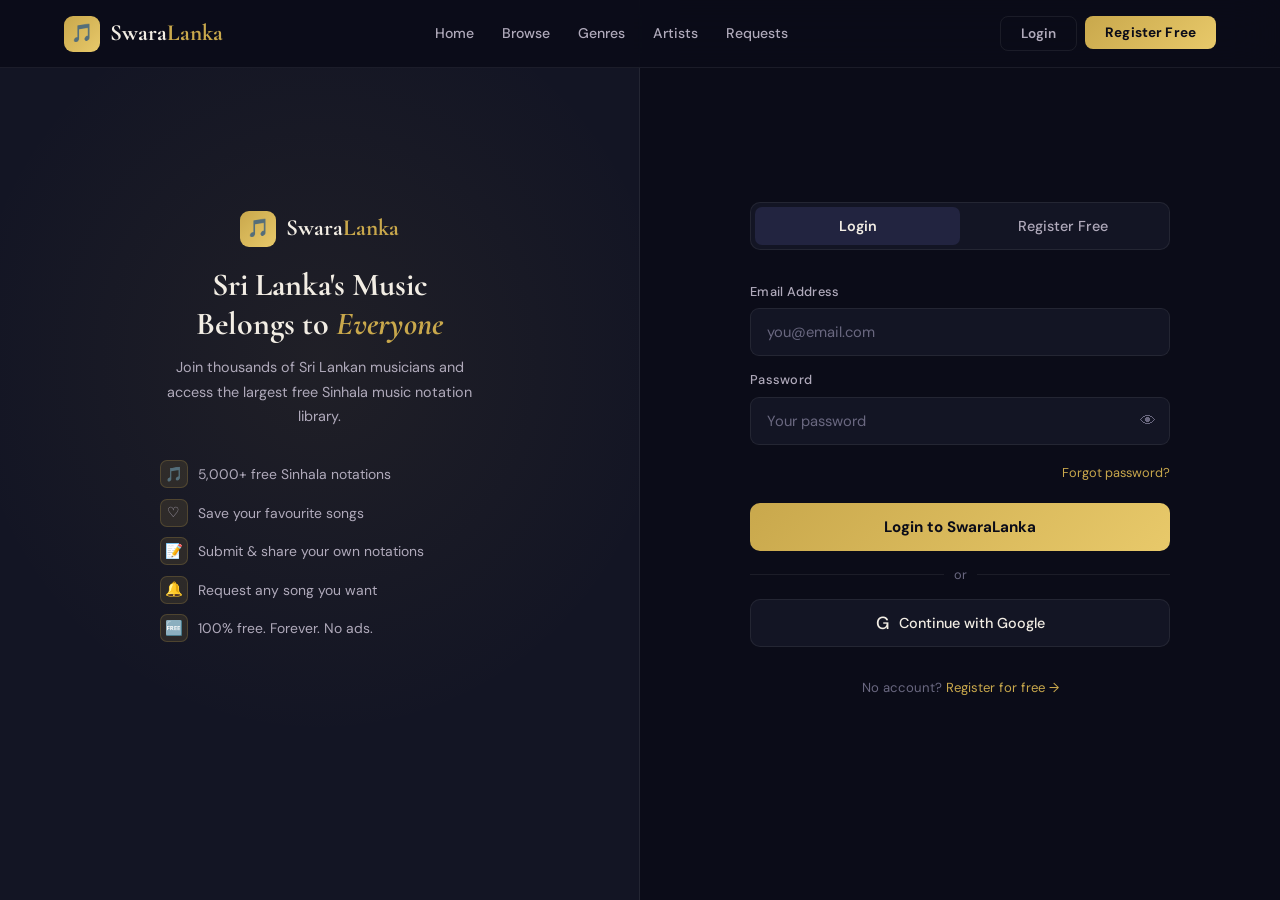
<file: login.html>
<!DOCTYPE html>
<html lang="en">
<head>
<meta charset="UTF-8">
<meta name="viewport" content="width=device-width, initial-scale=1.0">
<title>Login — SwaraLanka</title>
<link href="https://fonts.googleapis.com/css2?family=Cormorant+Garamond:ital,wght@0,400;0,600;0,700;1,400&family=DM+Sans:wght@300;400;500;600&display=swap" rel="stylesheet">
<link rel="stylesheet" href="css/style.css">
<style>
.auth-page{min-height:100vh;display:grid;grid-template-columns:1fr 1fr;background:var(--bg)}
.auth-left{background:var(--bg2);border-right:1px solid var(--border2);display:flex;flex-direction:column;align-items:center;justify-content:center;padding:60px 48px;position:relative;overflow:hidden}
.auth-left-bg{position:absolute;inset:0;background:radial-gradient(ellipse 80% 60% at 50% 40%,rgba(201,168,76,.07),transparent 70%);pointer-events:none}
.auth-left-notes{position:absolute;inset:0;pointer-events:none;overflow:hidden}
.fl-note{position:absolute;color:var(--gold);opacity:0;animation:floatNote linear infinite;font-size:1.2rem}
@keyframes floatNote{0%{transform:translateY(110vh) rotate(0deg);opacity:0}10%{opacity:.25}90%{opacity:.15}100%{transform:translateY(-10vh) rotate(360deg);opacity:0}}
.auth-brand{position:relative;text-align:center;margin-bottom:3rem}
.auth-brand .logo{justify-content:center;margin-bottom:1.5rem}
.auth-brand h2{font-family:'Cormorant Garamond',serif;font-size:2rem;font-weight:700;line-height:1.2;margin-bottom:.75rem}
.auth-brand h2 em{color:var(--gold);font-style:italic}
.auth-brand p{color:var(--text2);font-size:.9rem;line-height:1.7;max-width:320px}
.auth-features{display:flex;flex-direction:column;gap:.65rem;margin-top:2rem;position:relative}
.af{display:flex;align-items:center;gap:10px;font-size:.87rem;color:var(--text2)}
.af span:first-child{width:28px;height:28px;background:var(--gold-pale);border:1px solid var(--border);border-radius:7px;display:flex;align-items:center;justify-content:center;font-size:.9rem;flex-shrink:0}

.auth-right{display:flex;align-items:center;justify-content:center;padding:40px 48px}
.auth-box{width:100%;max-width:420px}
.auth-tabs{display:flex;background:var(--bg2);border:1px solid var(--border2);border-radius:10px;padding:4px;margin-bottom:2rem}
.auth-tab{flex:1;padding:10px;border-radius:7px;border:none;background:transparent;color:var(--text2);font-size:.9rem;font-weight:500;cursor:pointer;font-family:'DM Sans',sans-serif;transition:all .22s}
.auth-tab.active{background:var(--bg4);color:var(--text);font-weight:600}
.auth-form{display:flex;flex-direction:column;gap:14px}
.field{display:flex;flex-direction:column;gap:6px}
.field label{font-size:.8rem;color:var(--text2);font-weight:500;letter-spacing:.02em}
.field input,.field select{padding:13px 16px;border-radius:9px;background:var(--bg2);border:1px solid var(--border2);color:var(--text);font-size:.92rem;font-family:'DM Sans',sans-serif;outline:none;transition:border-color .2s;width:100%}
.field input:focus,.field select:focus{border-color:var(--border)}
.field input::placeholder{color:var(--text3)}
.field-row{display:grid;grid-template-columns:1fr 1fr;gap:12px}
.err{background:rgba(248,113,113,.08);border:1px solid rgba(248,113,113,.3);border-radius:8px;padding:10px 14px;font-size:.83rem;color:#f87171;display:none}
.err.show{display:block}
.success{background:rgba(52,211,153,.08);border:1px solid rgba(52,211,153,.3);border-radius:8px;padding:12px 14px;font-size:.87rem;color:#34D399;display:none;text-align:center}
.success.show{display:block}
.submit-btn{padding:14px;border-radius:10px;font-size:.95rem;font-weight:700;cursor:pointer;border:none;width:100%;font-family:'DM Sans',sans-serif;background:linear-gradient(135deg,var(--gold),var(--gold-light));color:#0B0C18;transition:all .25s;margin-top:4px}
.submit-btn:hover{transform:translateY(-1px);box-shadow:0 8px 24px rgba(201,168,76,.4)}
.submit-btn:active{transform:translateY(0)}
.divider-or{display:flex;align-items:center;gap:10px;color:var(--text3);font-size:.8rem}
.divider-or::before,.divider-or::after{content:'';flex:1;height:1px;background:var(--border2)}
.google-btn{width:100%;padding:12px;border-radius:10px;background:var(--bg2);border:1px solid var(--border2);color:var(--text);font-size:.9rem;font-weight:500;cursor:pointer;font-family:'DM Sans',sans-serif;display:flex;align-items:center;justify-content:center;gap:10px;transition:all .22s}
.google-btn:hover{border-color:var(--border);background:var(--bg3)}
.auth-footer{text-align:center;font-size:.82rem;color:var(--text3);margin-top:1rem}
.auth-footer a{color:var(--gold)}
.terms{font-size:.76rem;color:var(--text3);text-align:center;line-height:1.6;margin-top:8px}
.terms a{color:var(--text2)}
.pw-wrap{position:relative}
.pw-wrap input{padding-right:44px}
.pw-toggle{position:absolute;right:14px;top:50%;transform:translateY(-50%);background:none;border:none;color:var(--text3);cursor:pointer;font-size:1rem;padding:0;line-height:1}
.strength-bar{height:3px;border-radius:3px;margin-top:6px;background:var(--bg3);overflow:hidden;display:none}
.strength-fill{height:100%;border-radius:3px;transition:width .3s,background .3s}

@media(max-width:860px){.auth-page{grid-template-columns:1fr}.auth-left{display:none}.auth-right{padding:100px 24px 40px}}
</style>
</head>
<body>
<nav id="mainNav"></nav>

<div class="auth-page">
  <!-- LEFT PANEL -->
  <div class="auth-left">
    <div class="auth-left-bg"></div>
    <div class="auth-left-notes" id="authNotes"></div>
    <div class="auth-brand">
      <a class="logo" href="index.html" style="display:flex;align-items:center;gap:10px;margin-bottom:1.2rem">
        <div class="logo-icon">🎵</div>
        <div class="logo-text">Swara<span style="color:var(--gold)">Lanka</span></div>
      </a>
      <h2>Sri Lanka's Music<br>Belongs to <em>Everyone</em></h2>
      <p>Join thousands of Sri Lankan musicians and access the largest free Sinhala music notation library.</p>
      <div class="auth-features">
        <div class="af"><span>🎵</span><span>5,000+ free Sinhala notations</span></div>
        <div class="af"><span>♡</span><span>Save your favourite songs</span></div>
        <div class="af"><span>📝</span><span>Submit & share your own notations</span></div>
        <div class="af"><span>🔔</span><span>Request any song you want</span></div>
        <div class="af"><span>🆓</span><span>100% free. Forever. No ads.</span></div>
      </div>
    </div>
  </div>

  <!-- RIGHT PANEL -->
  <div class="auth-right">
    <div class="auth-box">
      <!-- TABS -->
      <div class="auth-tabs">
        <button class="auth-tab active" id="tabLogin" onclick="switchTab('login')">Login</button>
        <button class="auth-tab" id="tabRegister" onclick="switchTab('register')">Register Free</button>
      </div>

      <!-- ERROR / SUCCESS -->
      <div class="err" id="errMsg"></div>
      <div class="success" id="successMsg"></div>

      <!-- LOGIN FORM -->
      <form class="auth-form" id="loginForm" onsubmit="doLogin(event)">
        <div class="field">
          <label>Email Address</label>
          <input type="email" id="loginEmail" placeholder="you@email.com" required/>
        </div>
        <div class="field">
          <label>Password</label>
          <div class="pw-wrap">
            <input type="password" id="loginPassword" placeholder="Your password" required/>
            <button type="button" class="pw-toggle" onclick="togglePw('loginPassword',this)">👁</button>
          </div>
        </div>
        <div style="text-align:right"><a href="#" style="font-size:.8rem;color:var(--gold)">Forgot password?</a></div>
        <button type="submit" class="submit-btn">Login to SwaraLanka</button>
        <div class="divider-or">or</div>
        <button type="button" class="google-btn" onclick="googleLogin()">
          <span style="font-size:1.1rem">G</span> Continue with Google
        </button>
        <p class="auth-footer">No account? <a href="#" onclick="switchTab('register');return false">Register for free →</a></p>
      </form>

      <!-- REGISTER FORM -->
      <form class="auth-form" id="registerForm" style="display:none" onsubmit="doRegister(event)">
        <div class="field-row">
          <div class="field"><label>First Name</label><input type="text" id="regFirst" placeholder="Nimal" required/></div>
          <div class="field"><label>Last Name</label><input type="text" id="regLast" placeholder="Perera" required/></div>
        </div>
        <div class="field">
          <label>Email Address</label>
          <input type="email" id="regEmail" placeholder="you@email.com" required/>
        </div>
        <div class="field">
          <label>Instrument You Play</label>
          <select id="regInstr">
            <option value="">Select instrument (optional)</option>
            <option>🎹 Piano / Keyboard</option>
            <option>🎸 Guitar</option>
            <option>🎻 Violin</option>
            <option>🪗 Flute</option>
            <option>🥁 Drums</option>
            <option>Other</option>
          </select>
        </div>
        <div class="field">
          <label>Password</label>
          <div class="pw-wrap">
            <input type="password" id="regPassword" placeholder="Min. 8 characters" required minlength="8" oninput="checkStrength(this)"/>
            <button type="button" class="pw-toggle" onclick="togglePw('regPassword',this)">👁</button>
          </div>
          <div class="strength-bar" id="strengthBar"><div class="strength-fill" id="strengthFill"></div></div>
        </div>
        <button type="submit" class="submit-btn">Create Free Account 🎵</button>
        <div class="divider-or">or</div>
        <button type="button" class="google-btn" onclick="googleLogin()">
          <span style="font-size:1.1rem">G</span> Sign up with Google
        </button>
        <p class="terms">By registering you agree to our <a href="#">Terms</a> and <a href="#">Privacy Policy</a>.</p>
        <p class="auth-footer">Already have an account? <a href="#" onclick="switchTab('login');return false">Login →</a></p>
      </form>
    </div>
  </div>
</div>

<script src="js/data.js"></script>
<script src="js/firebase.js"></script>
<script src="js/nav.js"></script>
<script>
// Check if already logged in
if (SL.isLoggedIn()) window.location = 'index.html';

// Set initial tab from URL
const urlMode = new URLSearchParams(location.search).get('mode');
if (urlMode === 'register') switchTab('register');

injectNav('');

// Floating notes
const notesCont = document.getElementById('authNotes');
['♩','♪','♫','♬','𝄞'].forEach(c => {
  for(let j=0;j<3;j++){
    const n=document.createElement('div');n.className='fl-note';n.textContent=c;
    n.style.left=Math.random()*100+'%';n.style.animationDuration=(14+Math.random()*14)+'s';
    n.style.animationDelay=(Math.random()*16)+'s';notesCont.appendChild(n);
  }
});

function switchTab(tab) {
  document.getElementById('loginForm').style.display = tab==='login'?'flex':'none';
  document.getElementById('registerForm').style.display = tab==='register'?'flex':'none';
  document.getElementById('tabLogin').classList.toggle('active', tab==='login');
  document.getElementById('tabRegister').classList.toggle('active', tab==='register');
  clearMsg();
}

function showErr(msg){const el=document.getElementById('errMsg');el.textContent=msg;el.classList.add('show');document.getElementById('successMsg').classList.remove('show')}
function showSuccess(msg){const el=document.getElementById('successMsg');el.textContent=msg;el.classList.add('show');document.getElementById('errMsg').classList.remove('show')}
function clearMsg(){document.getElementById('errMsg').classList.remove('show');document.getElementById('successMsg').classList.remove('show')}

function doLogin(e) {
  e.preventDefault();
  const email=document.getElementById('loginEmail').value;
  const pass=document.getElementById('loginPassword').value;
  if(!email||!pass){showErr('Please fill in all fields.');return;}
  const name = email.split('@')[0].replace(/[^a-zA-Z]/g,' ').trim();
  const displayName = name.charAt(0).toUpperCase()+name.slice(1)||'User';
  SL.login(displayName, email);
  showSuccess('Welcome back! Redirecting…');
  setTimeout(()=>{
    const dest=sessionStorage.getItem('sl_redirect')||'index.html';
    sessionStorage.removeItem('sl_redirect');
    window.location=dest;
  },1200);
}

function doRegister(e) {
  e.preventDefault();
  const first=document.getElementById('regFirst').value.trim();
  const last=document.getElementById('regLast').value.trim();
  const email=document.getElementById('regEmail').value;
  const pass=document.getElementById('regPassword').value;
  if(!first||!email||!pass){showErr('Please fill in all required fields.');return;}
  if(pass.length<8){showErr('Password must be at least 8 characters.');return;}
  SL.login(`${first} ${last}`.trim(), email);
  showSuccess(`Welcome to SwaraLanka, ${first}! 🎵 Redirecting…`);
  setTimeout(()=>{
    const dest=sessionStorage.getItem('sl_redirect')||'index.html';
    sessionStorage.removeItem('sl_redirect');
    window.location=dest;
  },1400);
}

function googleLogin() {
  const name=prompt('Enter your name to continue:','');
  if(!name) return;
  SL.login(name.trim()||'User','google@swaralanka.lk');
  showSuccess('Signed in! Redirecting…');
  setTimeout(()=>{
    const dest=sessionStorage.getItem('sl_redirect')||'index.html';
    sessionStorage.removeItem('sl_redirect');
    window.location=dest;
  },1200);
}

function togglePw(id,btn){
  const inp=document.getElementById(id);
  const show=inp.type==='password';inp.type=show?'text':'password';btn.textContent=show?'🙈':'👁';
}

function checkStrength(inp){
  const bar=document.getElementById('strengthBar'),fill=document.getElementById('strengthFill');
  bar.style.display='block';
  const v=inp.value,len=v.length;
  let score=0;
  if(len>=8)score++;if(len>=12)score++;if(/[A-Z]/.test(v))score++;if(/[0-9]/.test(v))score++;if(/[^A-Za-z0-9]/.test(v))score++;
  const pct=Math.min(score/4*100,100);
  const colors=['#f87171','#fb923c','#fbbf24','#4ade80','#34D399'];
  fill.style.width=pct+'%';fill.style.background=colors[Math.min(score-1,4)]||'#f87171';
}
</script>
</body>
</html>
</file>
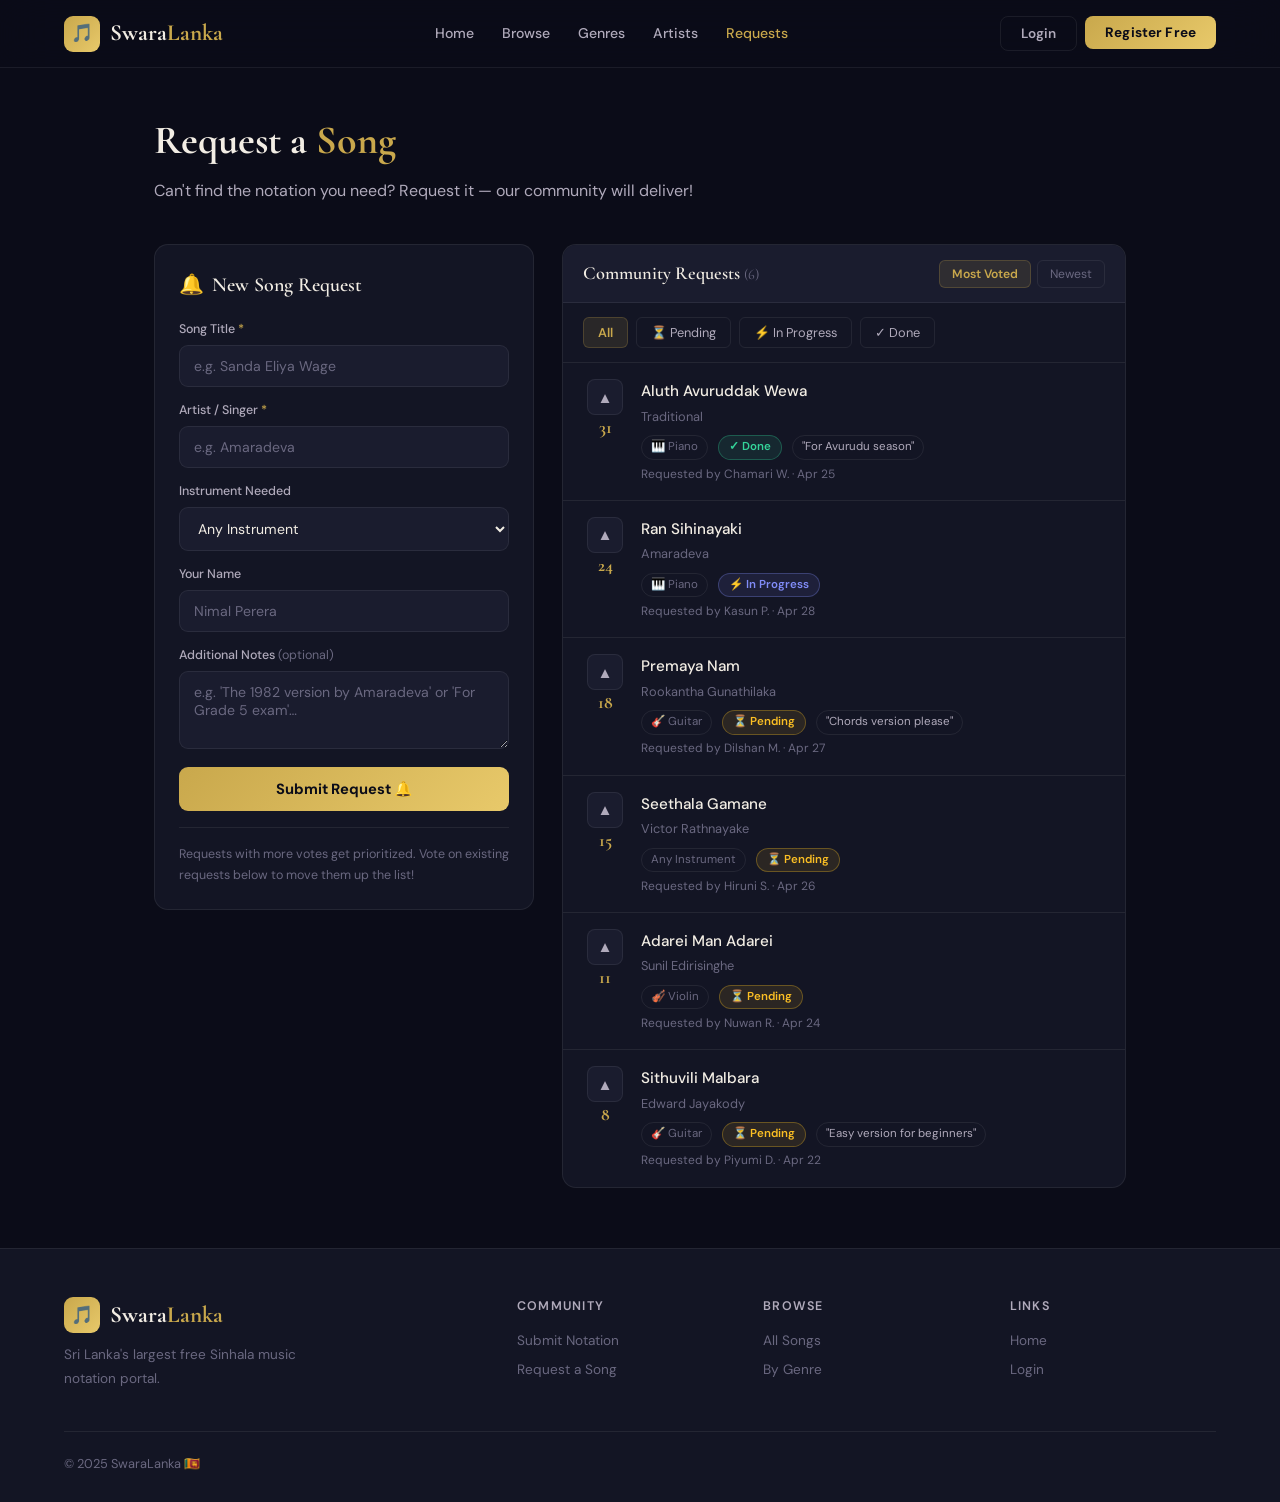
<file: request.html>
<!DOCTYPE html>
<html lang="en">
<head>
<meta charset="UTF-8">
<meta name="viewport" content="width=device-width, initial-scale=1.0">
<title>Request a Song — SwaraLanka</title>
<link href="https://fonts.googleapis.com/css2?family=Cormorant+Garamond:ital,wght@0,400;0,600;0,700;1,400&family=DM+Sans:wght@300;400;500;600&display=swap" rel="stylesheet">
<link rel="stylesheet" href="css/style.css">
<style>
.req-page{max-width:1100px;margin:0 auto;padding:108px 5% 60px}
.page-header{margin-bottom:2.5rem}
.page-header h1{font-family:'Cormorant Garamond',serif;font-size:2.5rem;font-weight:700}
.page-header h1 span{color:var(--gold)}
.page-header p{color:var(--text2);margin-top:.4rem}

.req-layout{display:grid;grid-template-columns:380px 1fr;gap:28px;align-items:start}

/* REQUEST FORM */
.req-form-card{background:var(--bg2);border:1px solid var(--border2);border-radius:var(--radius);padding:24px}
.req-form-title{font-family:'Cormorant Garamond',serif;font-size:1.25rem;font-weight:600;margin-bottom:1.2rem;display:flex;align-items:center;gap:8px}
.req-form-title span{color:var(--gold)}
.field{display:flex;flex-direction:column;gap:5px;margin-bottom:14px}
.field label{font-size:.78rem;color:var(--text2);font-weight:500}
.field label .req{color:var(--gold)}
.field input,.field select,.field textarea{padding:11px 14px;border-radius:9px;background:var(--bg3);border:1px solid var(--border2);color:var(--text);font-size:.88rem;font-family:'DM Sans',sans-serif;outline:none;transition:border-color .2s;resize:vertical}
.field input:focus,.field select:focus,.field textarea:focus{border-color:var(--border)}
.field input::placeholder,.field textarea::placeholder{color:var(--text3)}
.req-submit-btn{width:100%;padding:12px;border-radius:9px;border:none;background:linear-gradient(135deg,var(--gold),var(--gold-light));color:#0B0C18;font-size:.92rem;font-weight:700;cursor:pointer;font-family:'DM Sans',sans-serif;transition:all .25s;margin-top:4px}
.req-submit-btn:hover{transform:translateY(-1px);box-shadow:0 8px 24px rgba(201,168,76,.35)}
.req-success{background:rgba(52,211,153,.08);border:1px solid rgba(52,211,153,.3);border-radius:8px;padding:12px 14px;font-size:.85rem;color:#34D399;display:none;text-align:center;margin-bottom:14px}
.req-success.show{display:block}

/* REQUESTS LIST */
.req-list-card{background:var(--bg2);border:1px solid var(--border2);border-radius:var(--radius);overflow:hidden}
.req-list-header{background:var(--bg3);padding:14px 20px;border-bottom:1px solid var(--border2);display:flex;align-items:center;justify-content:space-between;flex-wrap:wrap;gap:10px}
.req-list-header h3{font-family:'Cormorant Garamond',serif;font-size:1.15rem;font-weight:600}
.req-sort{display:flex;gap:6px}
.rsort-btn{padding:5px 12px;border-radius:6px;border:1px solid var(--border2);background:transparent;color:var(--text3);font-size:.76rem;cursor:pointer;font-family:'DM Sans',sans-serif;transition:all .2s}
.rsort-btn.active{background:var(--gold-pale);border-color:var(--border);color:var(--gold);font-weight:600}

.req-item{padding:16px 20px;border-bottom:1px solid var(--border2);display:flex;gap:14px;align-items:flex-start;transition:background .2s}
.req-item:last-child{border:none}
.req-item:hover{background:rgba(255,255,255,.02)}
.req-vote{display:flex;flex-direction:column;align-items:center;gap:4px;min-width:44px}
.vote-btn{width:36px;height:36px;border-radius:8px;border:1px solid var(--border2);background:var(--bg3);color:var(--text2);font-size:.95rem;cursor:pointer;display:flex;align-items:center;justify-content:center;transition:all .25s}
.vote-btn:hover{border-color:var(--border);color:var(--gold)}
.vote-btn.voted{background:var(--gold-pale);border-color:var(--border);color:var(--gold)}
.vote-count{font-family:'Cormorant Garamond',serif;font-size:1.1rem;font-weight:700;color:var(--gold);line-height:1}
.req-info{flex:1;min-width:0}
.req-song-title{font-weight:500;font-size:.95rem;color:var(--text);margin-bottom:.2rem}
.req-artist{font-size:.8rem;color:var(--text3)}
.req-meta{display:flex;gap:10px;margin-top:.5rem;flex-wrap:wrap;align-items:center}
.req-tag{font-size:.72rem;padding:2px 9px;border-radius:50px;border:1px solid var(--border2);color:var(--text3)}
.req-status{font-size:.72rem;padding:2px 10px;border-radius:50px;font-weight:600}
.req-status.pending{background:rgba(251,191,36,.1);border:1px solid rgba(251,191,36,.3);color:#fbbf24}
.req-status.inprogress{background:rgba(129,140,248,.1);border:1px solid rgba(129,140,248,.3);color:#818cf8}
.req-status.done{background:rgba(52,211,153,.1);border:1px solid rgba(52,211,153,.3);color:#34D399}
.req-requester{font-size:.75rem;color:var(--text3);margin-top:.3rem}
.req-date{font-size:.74rem;color:var(--text3);flex-shrink:0;margin-top:4px}

.req-empty{padding:40px;text-align:center;color:var(--text3)}
.req-empty p{font-size:.9rem}

.req-tabs{display:flex;gap:8px;padding:14px 20px;border-bottom:1px solid var(--border2);background:var(--bg2)}
.req-tab{padding:6px 14px;border-radius:6px;border:1px solid var(--border2);font-size:.8rem;color:var(--text2);cursor:pointer;transition:all .2s;background:transparent;font-family:'DM Sans',sans-serif}
.req-tab.active{background:var(--gold-pale);border-color:var(--border);color:var(--gold);font-weight:600}

@media(max-width:860px){.req-layout{grid-template-columns:1fr}.req-form-card{order:-1}}
</style>
</head>
<body>
<nav id="mainNav"></nav>

<div class="req-page">
  <div class="page-header">
    <h1>Request a <span>Song</span></h1>
    <p>Can't find the notation you need? Request it — our community will deliver!</p>
  </div>

  <div class="req-layout">
    <!-- FORM -->
    <div class="req-form-card">
      <div class="req-form-title"><span>🔔</span> New Song Request</div>
      <div class="req-success" id="reqSuccess">✓ Request submitted! The community will work on it.</div>

      <div class="field"><label>Song Title <span class="req">*</span></label><input type="text" id="rTitle" placeholder="e.g. Sanda Eliya Wage"/></div>
      <div class="field"><label>Artist / Singer <span class="req">*</span></label><input type="text" id="rArtist" placeholder="e.g. Amaradeva"/></div>
      <div class="field"><label>Instrument Needed</label>
        <select id="rInstr">
          <option>Any Instrument</option>
          <option>🎹 Piano / Keyboard</option>
          <option>🎸 Guitar</option>
          <option>🎻 Violin</option>
          <option>🪗 Flute</option>
          <option>🥁 Drums</option>
        </select>
      </div>
      <div class="field"><label>Your Name</label><input type="text" id="rName" placeholder="Nimal Perera"/></div>
      <div class="field"><label>Additional Notes <span style="color:var(--text3);font-weight:400">(optional)</span></label>
        <textarea rows="3" id="rNotes" placeholder="e.g. 'The 1982 version by Amaradeva' or 'For Grade 5 exam'…"></textarea>
      </div>
      <button class="req-submit-btn" onclick="submitRequest()">Submit Request 🔔</button>

      <div style="margin-top:16px;padding-top:16px;border-top:1px solid var(--border2)">
        <p style="font-size:.78rem;color:var(--text3);line-height:1.65">Requests with more votes get prioritized. Vote on existing requests below to move them up the list!</p>
      </div>
    </div>

    <!-- REQUESTS LIST -->
    <div class="req-list-card">
      <div class="req-list-header">
        <h3>Community Requests <span id="reqTotalCount" style="font-size:.9rem;color:var(--text3);font-weight:400"></span></h3>
        <div class="req-sort">
          <button class="rsort-btn active" onclick="sortRequests('votes',this)">Most Voted</button>
          <button class="rsort-btn" onclick="sortRequests('date',this)">Newest</button>
        </div>
      </div>
      <div class="req-tabs">
        <button class="req-tab active" onclick="filterReqs('all',this)">All</button>
        <button class="req-tab" onclick="filterReqs('pending',this)">⏳ Pending</button>
        <button class="req-tab" onclick="filterReqs('inprogress',this)">⚡ In Progress</button>
        <button class="req-tab" onclick="filterReqs('done',this)">✓ Done</button>
      </div>
      <div id="reqList"></div>
    </div>
  </div>
</div>

<footer>
  <div class="footer-grid">
    <div class="footer-brand"><a class="logo" href="index.html"><div class="logo-icon">🎵</div><div class="logo-text">Swara<span>Lanka</span></div></a><p>Sri Lanka's largest free Sinhala music notation portal.</p></div>
    <div class="footer-col"><h4>Community</h4><a href="submit.html">Submit Notation</a><a href="request.html">Request a Song</a></div>
    <div class="footer-col"><h4>Browse</h4><a href="browse.html">All Songs</a><a href="genre.html">By Genre</a></div>
    <div class="footer-col"><h4>Links</h4><a href="index.html">Home</a><a href="login.html">Login</a></div>
  </div>
  <div class="footer-bottom"><p>© 2025 SwaraLanka 🇱🇰</p></div>
</footer>

<script src="js/data.js"></script>
<script src="js/firebase.js"></script>
<script src="js/nav.js"></script>
<script>
injectNav('request');

// Seed some demo requests if empty
if(SL.requests.length===0){
  const seeds=[
    {title:'Ran Sihinayaki',artist:'Amaradeva',instrument:'🎹 Piano',name:'Kasun P.',notes:'',id:1001,date:'Apr 28',status:'inprogress',votes:24},
    {title:'Premaya Nam',artist:'Rookantha Gunathilaka',instrument:'🎸 Guitar',name:'Dilshan M.',notes:'Chords version please',id:1002,date:'Apr 27',status:'pending',votes:18},
    {title:'Seethala Gamane',artist:'Victor Rathnayake',instrument:'Any Instrument',name:'Hiruni S.',notes:'',id:1003,date:'Apr 26',status:'pending',votes:15},
    {title:'Aluth Avuruddak Wewa',artist:'Traditional',instrument:'🎹 Piano',name:'Chamari W.',notes:'For Avurudu season',id:1004,date:'Apr 25',status:'done',votes:31},
    {title:'Adarei Man Adarei',artist:'Sunil Edirisinghe',instrument:'🎻 Violin',name:'Nuwan R.',notes:'',id:1005,date:'Apr 24',status:'pending',votes:11},
    {title:'Sithuvili Malbara',artist:'Edward Jayakody',instrument:'🎸 Guitar',name:'Piyumi D.',notes:'Easy version for beginners',id:1006,date:'Apr 22',status:'pending',votes:8},
  ];
  localStorage.setItem('sl_requests', JSON.stringify(seeds));
  SL.requests = seeds;
}

const votedIds = JSON.parse(localStorage.getItem('sl_voted')||'[]');
let currentSort='votes', currentFilter='all';

function renderRequests(){
  let reqs=[...SL.getRequests()];
  if(currentFilter!=='all') reqs=reqs.filter(r=>r.status===currentFilter);
  if(currentSort==='votes') reqs.sort((a,b)=>b.votes-a.votes);
  else reqs.sort((a,b)=>b.id-a.id);
  document.getElementById('reqTotalCount').textContent=`(${reqs.length})`;
  const list=document.getElementById('reqList');
  if(reqs.length===0){list.innerHTML='<div class="req-empty"><p>No requests in this category yet.</p></div>';return;}
  list.innerHTML=reqs.map(r=>`
    <div class="req-item" id="ri-${r.id}">
      <div class="req-vote">
        <button class="vote-btn ${votedIds.includes(r.id)?'voted':''}" onclick="vote(${r.id})" title="Vote for this">▲</button>
        <div class="vote-count" id="vc-${r.id}">${r.votes}</div>
      </div>
      <div class="req-info">
        <div class="req-song-title">${r.title}</div>
        <div class="req-artist">${r.artist}</div>
        <div class="req-meta">
          <span class="req-tag">${r.instrument||'Any'}</span>
          <span class="req-status ${r.status}">${r.status==='inprogress'?'⚡ In Progress':r.status==='done'?'✓ Done':'⏳ Pending'}</span>
          ${r.notes?`<span class="req-tag" style="color:var(--text2)">"${r.notes}"</span>`:''}
        </div>
        <div class="req-requester">Requested by ${r.name||'Anonymous'} · ${r.date}</div>
      </div>
    </div>
  `).join('');
}

function vote(id){
  const idx=votedIds.indexOf(id);
  if(idx!==-1){votedIds.splice(idx,1);SL.requests.find(r=>r.id===id).votes--;}
  else{votedIds.push(id);SL.voteRequest(id);}
  localStorage.setItem('sl_voted',JSON.stringify(votedIds));
  localStorage.setItem('sl_requests',JSON.stringify(SL.requests));
  document.getElementById('vc-'+id).textContent=SL.requests.find(r=>r.id===id)?.votes||0;
  const btn=document.querySelector(`#ri-${id} .vote-btn`);
  if(btn) btn.classList.toggle('voted',!btn.classList.contains('voted'));
  renderRequests();
}

function submitRequest(){
  const title=document.getElementById('rTitle').value.trim();
  const artist=document.getElementById('rArtist').value.trim();
  if(!title||!artist){alert('Please enter at least the song title and artist name.');return;}
  SL.addRequest({title,artist,instrument:document.getElementById('rInstr').value,name:document.getElementById('rName').value||'Anonymous',notes:document.getElementById('rNotes').value});
  document.getElementById('rTitle').value='';document.getElementById('rArtist').value='';document.getElementById('rNotes').value='';
  const succ=document.getElementById('reqSuccess');succ.classList.add('show');setTimeout(()=>succ.classList.remove('show'),3000);
  renderRequests();
}

function sortRequests(type,btn){
  currentSort=type;document.querySelectorAll('.rsort-btn').forEach(b=>b.classList.remove('active'));btn.classList.add('active');renderRequests();
}
function filterReqs(type,btn){
  currentFilter=type;document.querySelectorAll('.req-tab').forEach(b=>b.classList.remove('active'));btn.classList.add('active');renderRequests();
}

// Auto-fill name if logged in
if(SL.isLoggedIn()) document.getElementById('rName').value=SL.user.name||'';

renderRequests();
</script>
</body>
</html>
</file>
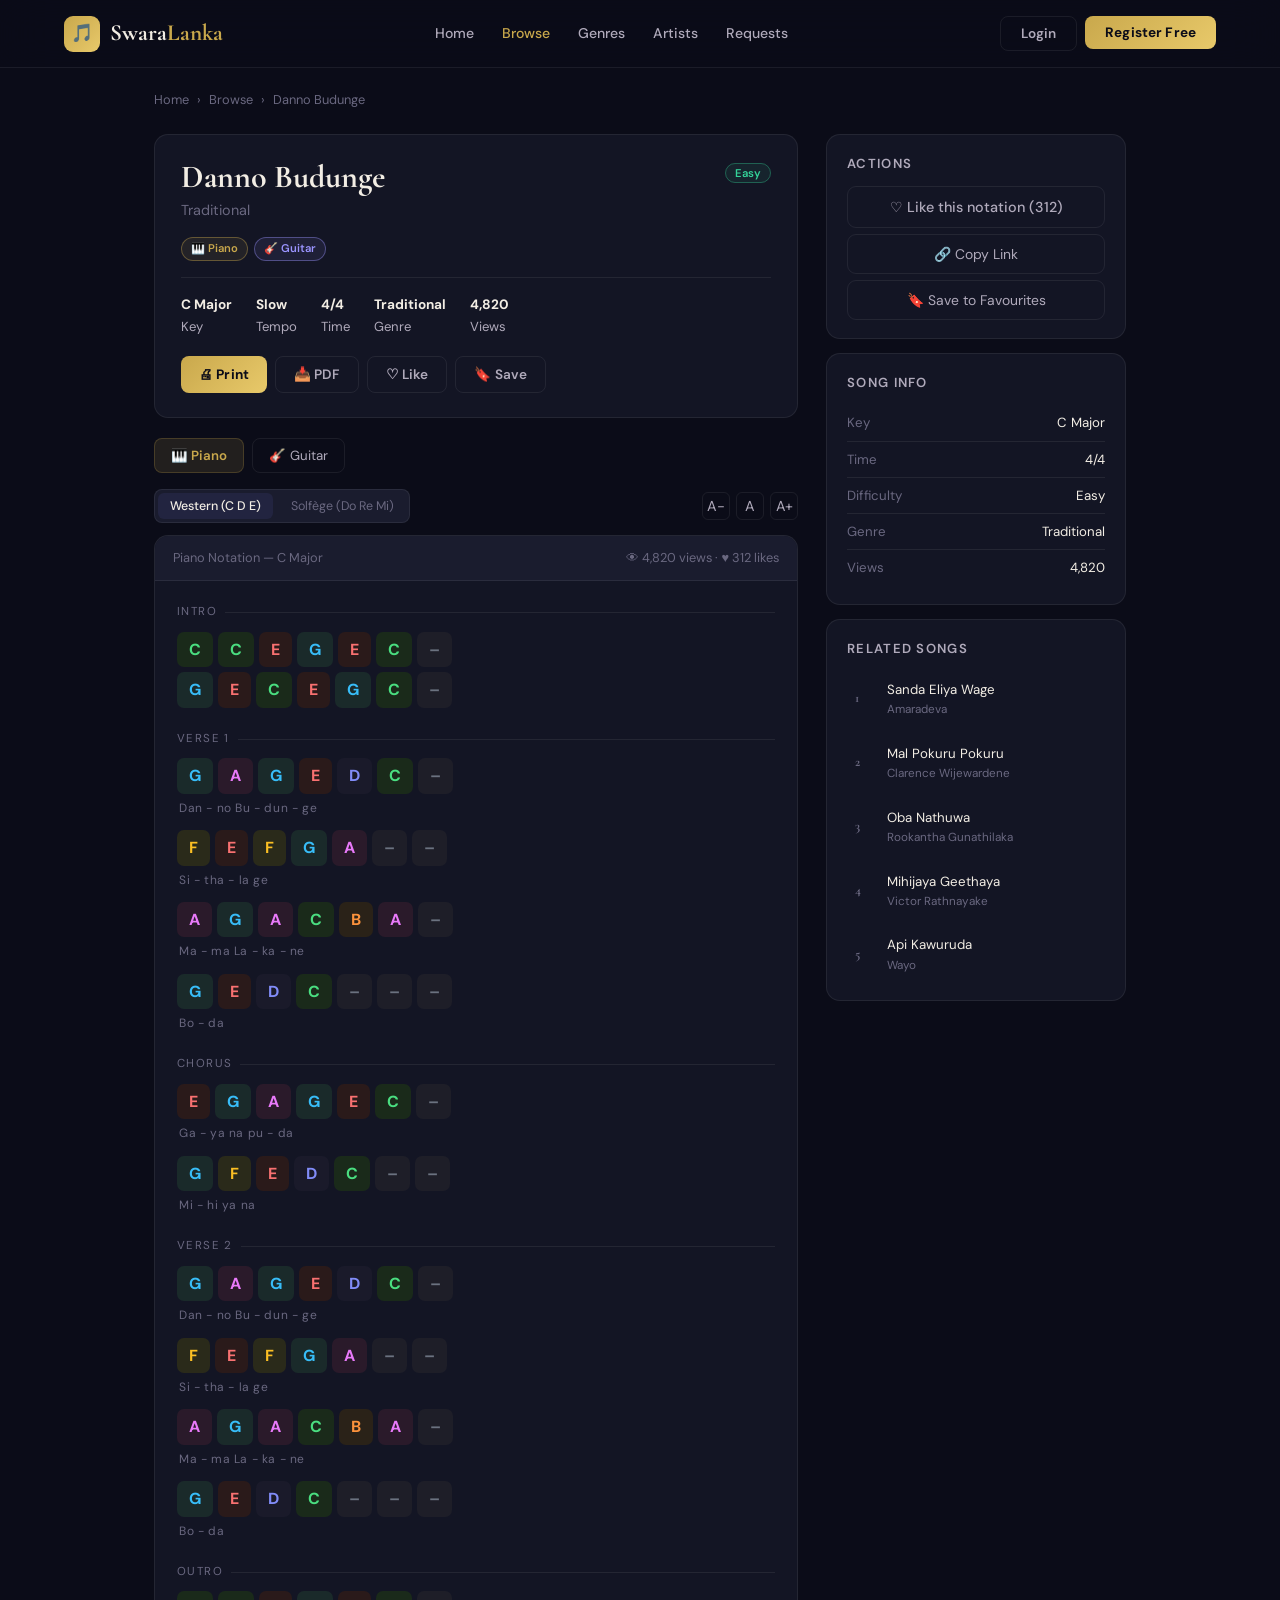
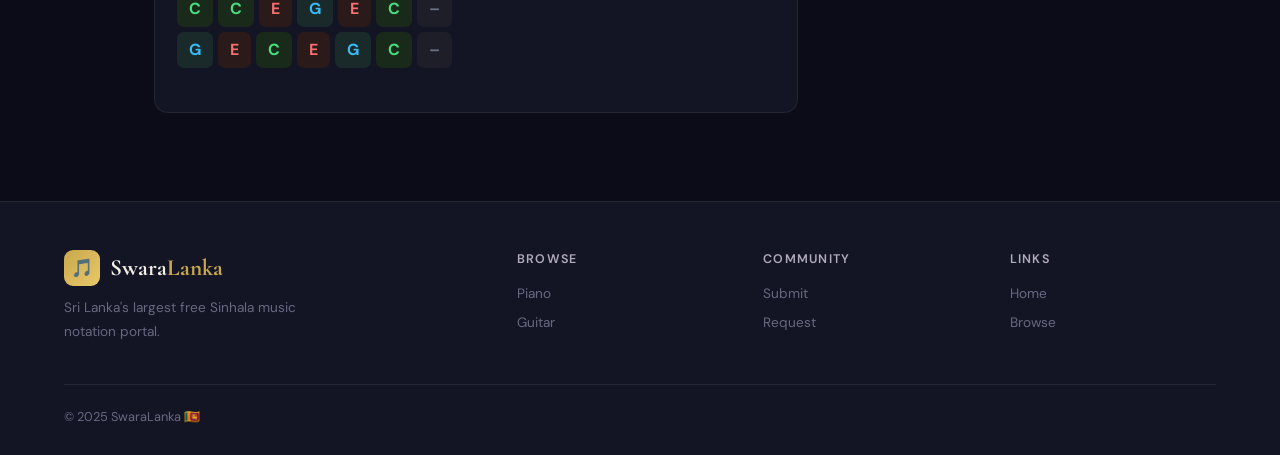
<file: song.html>
<!DOCTYPE html>
<html lang="en">
<head>
<meta charset="UTF-8">
<meta name="viewport" content="width=device-width, initial-scale=1.0">
<title>Song Notation — SwaraLanka</title>
<link href="https://fonts.googleapis.com/css2?family=Cormorant+Garamond:ital,wght@0,400;0,600;0,700;1,400&family=DM+Sans:wght@300;400;500;600&display=swap" rel="stylesheet">
<link rel="stylesheet" href="css/style.css">
<style>
.song-page{padding:90px 5% 40px;max-width:1100px;margin:0 auto}
.breadcrumb{display:flex;align-items:center;gap:8px;font-size:.8rem;color:var(--text3);margin-bottom:1.5rem}
.breadcrumb a{color:var(--text3);transition:color .2s}.breadcrumb a:hover{color:var(--gold)}
.breadcrumb span{color:var(--text3)}

.song-layout{display:grid;grid-template-columns:1fr 300px;gap:28px;align-items:start}

/* MAIN */
.song-main{min-width:0}
.song-header{background:var(--bg2);border:1px solid var(--border2);border-radius:var(--radius);padding:24px 26px;margin-bottom:20px}
.song-header-top{display:flex;align-items:flex-start;justify-content:space-between;gap:16px;flex-wrap:wrap}
.song-header h1{font-family:'Cormorant Garamond',serif;font-size:2rem;font-weight:700;line-height:1.1}
.song-header .artist{font-size:.9rem;color:var(--text3);margin-top:.3rem}
.song-header-badges{display:flex;gap:6px;flex-wrap:wrap;margin-top:.9rem}
.song-meta-row{display:flex;gap:1.5rem;flex-wrap:wrap;margin-top:1rem;padding-top:1rem;border-top:1px solid var(--border2)}
.meta-item{font-size:.82rem;color:var(--text2)}.meta-item strong{color:var(--text);display:block;font-size:.85rem}
.song-actions{display:flex;gap:8px;margin-top:1.2rem;flex-wrap:wrap}
.song-actions .btn{padding:9px 18px;font-size:.85rem}

/* INSTRUMENT TABS */
.instr-tabs{display:flex;gap:8px;margin-bottom:16px;flex-wrap:wrap}
.itab{padding:8px 16px;border-radius:8px;border:1px solid var(--border2);font-size:.83rem;color:var(--text2);cursor:pointer;transition:all .2s;background:transparent;font-family:'DM Sans',sans-serif}
.itab.active{background:var(--gold-pale);border-color:var(--border);color:var(--gold);font-weight:600}

/* NOTATION AREA */
.notation-area{background:var(--bg2);border:1px solid var(--border2);border-radius:var(--radius);overflow:hidden}
.notation-top-bar{background:var(--bg3);padding:12px 18px;border-bottom:1px solid var(--border2);display:flex;align-items:center;justify-content:space-between;gap:12px;flex-wrap:wrap}
.notation-top-bar span{font-size:.8rem;color:var(--text3)}
.zoom-btns{display:flex;gap:6px}
.zoom-btn{width:28px;height:28px;border-radius:6px;border:1px solid var(--border2);background:transparent;color:var(--text2);cursor:pointer;font-size:.9rem;transition:all .2s;font-family:'DM Sans',sans-serif}
.zoom-btn:hover{border-color:var(--border);color:var(--gold)}
.notation-content{padding:22px}
.section-block{margin-bottom:22px}
.section-label{font-size:.72rem;color:var(--text3);text-transform:uppercase;letter-spacing:.12em;margin-bottom:10px;display:flex;align-items:center;gap:8px}
.section-label::after{content:'';flex:1;height:1px;background:var(--border2)}
.note-row{display:flex;flex-wrap:wrap;gap:5px;margin-bottom:5px}
.note{display:inline-block;padding:5px 12px;border-radius:7px;font-weight:700;font-family:'DM Sans',sans-serif;transition:transform .15s}
.note:hover{transform:scale(1.08)}
.note-c{background:#1a2a1a;color:#4ade80}.note-d{background:#1a1a2a;color:#818cf8}
.note-e{background:#2a1a1a;color:#f87171}.note-f{background:#2a2a1a;color:#fbbf24}
.note-g{background:#1a2a2a;color:#38bdf8}.note-a{background:#2a1a2a;color:#e879f9}
.note-b{background:#2a2218;color:#fb923c}.note-rest{background:#1e1e28;color:#6b7280}
.note-lyric{font-size:.75rem;color:var(--text3);margin:3px 0 12px 2px;letter-spacing:.05em}
.font-sm .note{font-size:.78rem;padding:4px 9px}
.font-lg .note{font-size:1rem;padding:7px 15px}

/* SIDEBAR */
.song-sidebar{display:flex;flex-direction:column;gap:14px}
.sidebar-card{background:var(--bg2);border:1px solid var(--border2);border-radius:var(--radius);padding:18px 20px}
.sidebar-card h3{font-size:.82rem;font-weight:600;color:var(--text2);text-transform:uppercase;letter-spacing:.1em;margin-bottom:12px}
.like-btn{width:100%;padding:11px;border-radius:9px;background:transparent;border:1px solid var(--border2);color:var(--text2);font-size:.9rem;cursor:pointer;transition:all .25s;font-family:'DM Sans',sans-serif;font-weight:500}
.like-btn:hover,.like-btn.liked{background:rgba(201,168,76,.12);border-color:var(--border);color:var(--gold)}
.share-btn{width:100%;padding:10px;border-radius:9px;background:transparent;border:1px solid var(--border2);color:var(--text2);font-size:.87rem;cursor:pointer;transition:all .25s;font-family:'DM Sans',sans-serif;margin-top:6px}
.share-btn:hover{border-color:var(--border);color:var(--text)}
.related-list{display:flex;flex-direction:column;gap:8px}
.related-item{display:flex;gap:10px;align-items:center;padding:8px;border-radius:8px;cursor:pointer;transition:background .2s;text-decoration:none;color:inherit}
.related-item:hover{background:var(--bg3)}
.related-num{font-size:.82rem;color:var(--text3);min-width:22px;font-family:'Cormorant Garamond',serif;font-weight:700}
.related-info .rtitle{font-size:.83rem;color:var(--text)}
.related-info .rartist{font-size:.73rem;color:var(--text3)}
.stat-row{display:flex;justify-content:space-between;padding:7px 0;border-bottom:1px solid var(--border2);font-size:.83rem}
.stat-row:last-child{border:none}
.stat-row .lbl{color:var(--text3)}
.stat-row .val{color:var(--text)}

/* SOLFEGE TOGGLE */
.notation-mode{display:flex;gap:6px;background:var(--bg3);padding:3px;border-radius:8px;border:1px solid var(--border2)}
.nmode-btn{padding:5px 12px;border-radius:6px;border:none;background:transparent;color:var(--text3);font-size:.78rem;cursor:pointer;font-family:'DM Sans',sans-serif;transition:all .2s}
.nmode-btn.active{background:var(--bg4);color:var(--text);font-weight:500}

@media(max-width:860px){.song-layout{grid-template-columns:1fr}.song-sidebar{display:none}}
</style>
</head>
<body>

<nav id="mainNav"></nav>

<div class="song-page">
  <div class="breadcrumb">
    <a href="index.html">Home</a>
    <span>›</span>
    <a href="browse.html">Browse</a>
    <span>›</span>
    <span id="breadcrumbTitle">Danno Budunge</span>
  </div>

  <div class="song-layout">
    <!-- MAIN CONTENT -->
    <div class="song-main">
      <div class="song-header">
        <div class="song-header-top">
          <div>
            <h1 id="songTitle">Danno Budunge</h1>
            <div class="artist" id="songArtist">Traditional</div>
          </div>
          <div id="diffBadgeWrap"></div>
        </div>
        <div class="song-header-badges" id="instrBadges"></div>
        <div class="song-meta-row">
          <div class="meta-item"><strong id="metaKey">C Major</strong><span>Key</span></div>
          <div class="meta-item"><strong id="metaTempo">Moderate</strong><span>Tempo</span></div>
          <div class="meta-item"><strong>4/4</strong><span>Time</span></div>
          <div class="meta-item"><strong id="metaGenre">Traditional</strong><span>Genre</span></div>
          <div class="meta-item"><strong id="metaViews">4,820</strong><span>Views</span></div>
        </div>
        <div class="song-actions">
          <button class="btn btn-gold" onclick="window.print()">🖨 Print</button>
          <button class="btn btn-outline" onclick="alert('PDF download coming soon!')">📥 PDF</button>
          <button class="btn btn-outline" onclick="toggleLike(this)">♡ Like</button>
          <button class="btn btn-outline" id="favBtn" onclick="toggleFav()">🔖 Save</button>
        </div>
      </div>

      <!-- INSTRUMENT TABS -->
      <div class="instr-tabs" id="instrTabs"></div>

      <!-- NOTATION MODE TOGGLE + ZOOM -->
      <div style="display:flex;justify-content:space-between;align-items:center;margin-bottom:12px;flex-wrap:wrap;gap:10px">
        <div class="notation-mode">
          <button class="nmode-btn active" onclick="setMode('western',this)">Western (C D E)</button>
          <button class="nmode-btn" onclick="setMode('solfege',this)">Solfège (Do Re Mi)</button>
        </div>
        <div class="zoom-btns">
          <button class="zoom-btn" onclick="setFont('sm')">A−</button>
          <button class="zoom-btn" onclick="setFont('md')">A</button>
          <button class="zoom-btn" onclick="setFont('lg')">A+</button>
        </div>
      </div>

      <!-- NOTATION -->
      <div class="notation-area">
        <div class="notation-top-bar">
          <span id="notationLabel">Piano Notation — C Major</span>
          <span id="viewCount">👁 4,820 views · ♥ 312 likes</span>
        </div>
        <div class="notation-content font-md" id="notationContent"></div>
      </div>
    </div>

    <!-- SIDEBAR -->
    <aside class="song-sidebar">
      <div class="sidebar-card">
        <h3>Actions</h3>
        <button class="like-btn" id="likeBtn" onclick="toggleLike(this)">♡ Like this notation (312)</button>
        <button class="share-btn" onclick="copyLink()">🔗 Copy Link</button>
        <button class="share-btn" onclick="alert('Sign in to save!')">🔖 Save to Favourites</button>
      </div>
      <div class="sidebar-card">
        <h3>Song Info</h3>
        <div class="stat-row"><span class="lbl">Key</span><span class="val" id="sideKey">C Major</span></div>
        <div class="stat-row"><span class="lbl">Time</span><span class="val">4/4</span></div>
        <div class="stat-row"><span class="lbl">Difficulty</span><span class="val" id="sideDiff">Easy</span></div>
        <div class="stat-row"><span class="lbl">Genre</span><span class="val" id="sideGenre">Traditional</span></div>
        <div class="stat-row"><span class="lbl">Views</span><span class="val" id="sideViews">4,820</span></div>
      </div>
      <div class="sidebar-card">
        <h3>Related Songs</h3>
        <div class="related-list" id="relatedList"></div>
      </div>
    </aside>
  </div>
</div>

<footer style="margin-top:3rem">
  <div class="footer-grid">
    <div class="footer-brand"><a class="logo" href="index.html"><div class="logo-icon">🎵</div><div class="logo-text">Swara<span>Lanka</span></div></a><p>Sri Lanka's largest free Sinhala music notation portal.</p></div>
    <div class="footer-col"><h4>Browse</h4><a href="browse.html?filter=piano">Piano</a><a href="browse.html?filter=guitar">Guitar</a></div>
    <div class="footer-col"><h4>Community</h4><a href="#">Submit</a><a href="#">Request</a></div>
    <div class="footer-col"><h4>Links</h4><a href="index.html">Home</a><a href="browse.html">Browse</a></div>
  </div>
  <div class="footer-bottom"><p>© 2025 SwaraLanka 🇱🇰</p></div>
</footer>

<script src="js/data.js"></script>
<script src="js/firebase.js"></script>
<script src="js/nav.js"></script>
<script>
injectNav('browse');
const params=new URLSearchParams(location.search);
const id=parseInt(params.get('id'))||1;
const song=SONGS.find(s=>s.id===id)||SONGS[0];

// Fill header
document.getElementById('songTitle').textContent=song.title;
document.getElementById('breadcrumbTitle').textContent=song.title;
document.getElementById('songArtist').textContent=song.artist;
document.getElementById('diffBadgeWrap').innerHTML=diffBadge(song.difficulty);
document.getElementById('instrBadges').innerHTML=song.instruments.map(instrBadge).join('');
document.getElementById('metaKey').textContent=song.key;
document.getElementById('metaGenre').textContent=song.genre;
document.getElementById('metaViews').textContent=song.views.toLocaleString();
document.getElementById('metaTempo').textContent=song.difficulty==='easy'?'Slow':song.difficulty==='medium'?'Moderate':'Fast';
document.getElementById('sideKey').textContent=song.key;
document.getElementById('sideDiff').textContent=song.difficulty.charAt(0).toUpperCase()+song.difficulty.slice(1);
document.getElementById('sideGenre').textContent=song.genre;
document.getElementById('sideViews').textContent=song.views.toLocaleString();
document.getElementById('viewCount').textContent=`👁 ${song.views.toLocaleString()} views · ♥ ${song.likes} likes`;
document.getElementById('likeBtn').textContent=`♡ Like this notation (${song.likes})`;
document.title=`${song.title} — SwaraLanka`;

// Instrument tabs
const tabs=document.getElementById('instrTabs');
song.instruments.forEach((instr,i)=>{
  const btn=document.createElement('button');
  btn.className='itab'+(i===0?' active':'');
  const icos={piano:'🎹',guitar:'🎸',violin:'🎻',flute:'🪗'};
  btn.textContent=(icos[instr]||'🎵')+' '+instr.charAt(0).toUpperCase()+instr.slice(1);
  btn.onclick=()=>{document.querySelectorAll('.itab').forEach(t=>t.classList.remove('active'));btn.classList.add('active');renderNotation(instr);};
  tabs.appendChild(btn);
});

// Notation rendering
let currentMode='western';
const SOLFEGE={C:'Do',D:'Re',E:'Mi',F:'Fa',G:'Sol',A:'La',B:'Si','–':'–'};

function renderNotation(instr){
  document.getElementById('notationLabel').textContent=`${instr.charAt(0).toUpperCase()+instr.slice(1)} Notation — ${song.key}`;
  const content=document.getElementById('notationContent');
  content.innerHTML='';
  const sections=[
    {label:'Intro',rows:NOTATION.intro},
    {label:'Verse 1',rows:NOTATION.verse},
    {label:'Chorus',rows:NOTATION.chorus},
    {label:'Verse 2',rows:NOTATION.verse.map(r=>({...r,lyric:r.lyric}))},
    {label:'Outro',rows:NOTATION.intro}
  ];
  sections.forEach(sec=>{
    const block=document.createElement('div');block.className='section-block';
    block.innerHTML=`<div class="section-label">${sec.label}</div>`;
    sec.rows.forEach(row=>{
      const noteRow=document.createElement('div');noteRow.className='note-row';
      row.notes.forEach(n=>{
        const display=currentMode==='solfege'?SOLFEGE[n]||n:n;
        noteRow.innerHTML+=`<span class="note ${getNoteClass(n)}">${display}</span>`;
      });
      block.appendChild(noteRow);
      if(row.lyric){const l=document.createElement('div');l.className='note-lyric';l.textContent=row.lyric;block.appendChild(l);}
    });
    content.appendChild(block);
  });
}
renderNotation(song.instruments[0]);

function setMode(mode,btn){
  currentMode=mode;
  document.querySelectorAll('.nmode-btn').forEach(b=>b.classList.remove('active'));
  btn.classList.add('active');
  renderNotation(song.instruments[0]);
}
function setFont(size){
  const c=document.getElementById('notationContent');
  c.className=`notation-content font-${size}`;
}
function toggleFav(){
  if(!SL.isLoggedIn()){
    sessionStorage.setItem('sl_redirect',location.href);
    window.location='login.html';return;
  }
  const added=SL.toggleFav(song.id);
  const btn=document.getElementById('favBtn');
  if(btn){btn.textContent=added?'💛 Saved':'🔖 Save';btn.style.color=added?'var(--gold)':'';}
  updateNavFavCount();
}
// Init fav button state
document.addEventListener('DOMContentLoaded',()=>{
  const btn=document.getElementById('favBtn');
  if(btn&&SL.isFav(song.id)){btn.textContent='💛 Saved';btn.style.color='var(--gold)';}
});
function toggleLike(btn){
  btn.classList.toggle('liked');
  const liked=btn.classList.contains('liked');
  if(btn.id==='likeBtn') btn.textContent=(liked?'♥ Liked! (':'♡ Like this notation (')+song.likes+(liked?'+1)':')');
}
function copyLink(){navigator.clipboard.writeText(location.href).then(()=>alert('Link copied!'));}

// Related songs
const related=SONGS.filter(s=>s.id!==song.id&&(s.artist===song.artist||s.instruments.some(i=>song.instruments.includes(i)))).slice(0,5);
const relList=document.getElementById('relatedList');
related.forEach((s,i)=>{
  relList.innerHTML+=`<a class="related-item" href="song.html?id=${s.id}">
    <span class="related-num">${i+1}</span>
    <div class="related-info"><div class="rtitle">${s.title}</div><div class="rartist">${s.artist}</div></div>
  </a>`;
});
</script>
</body>
</html>
</file>
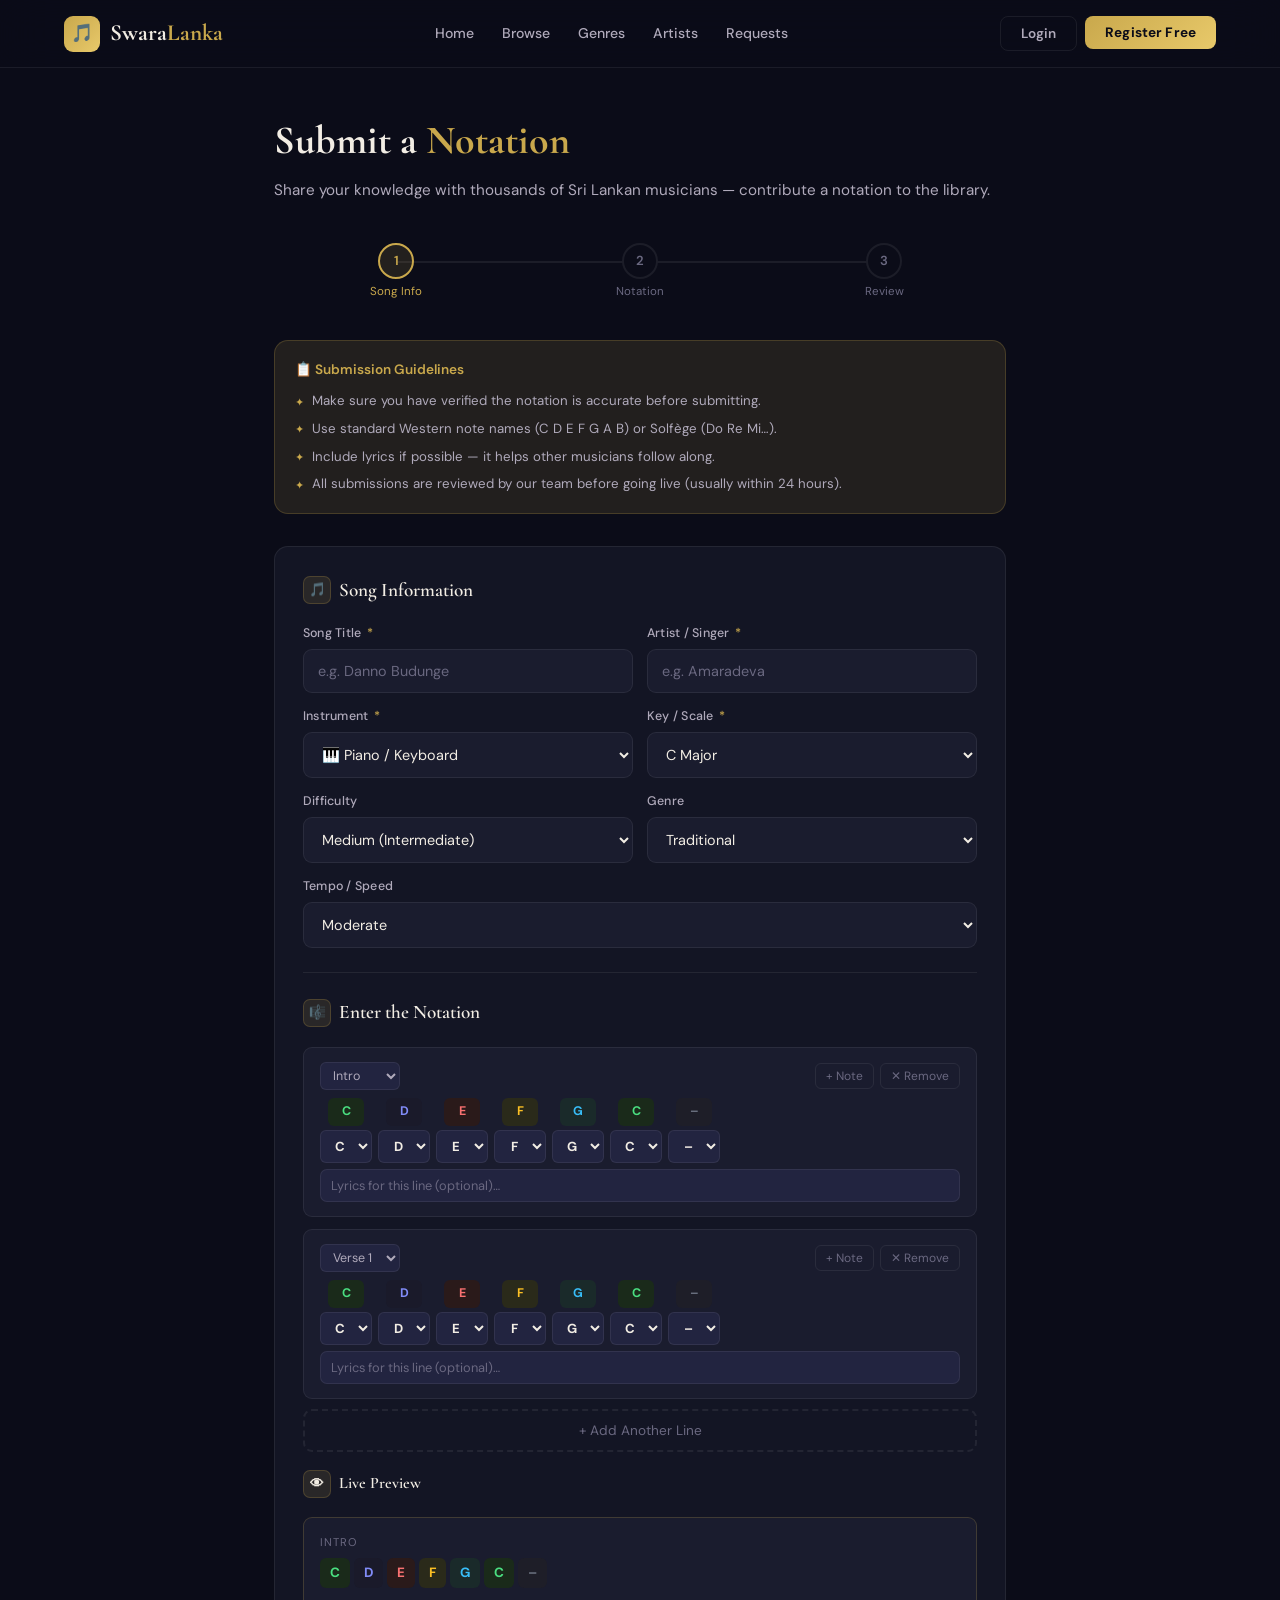
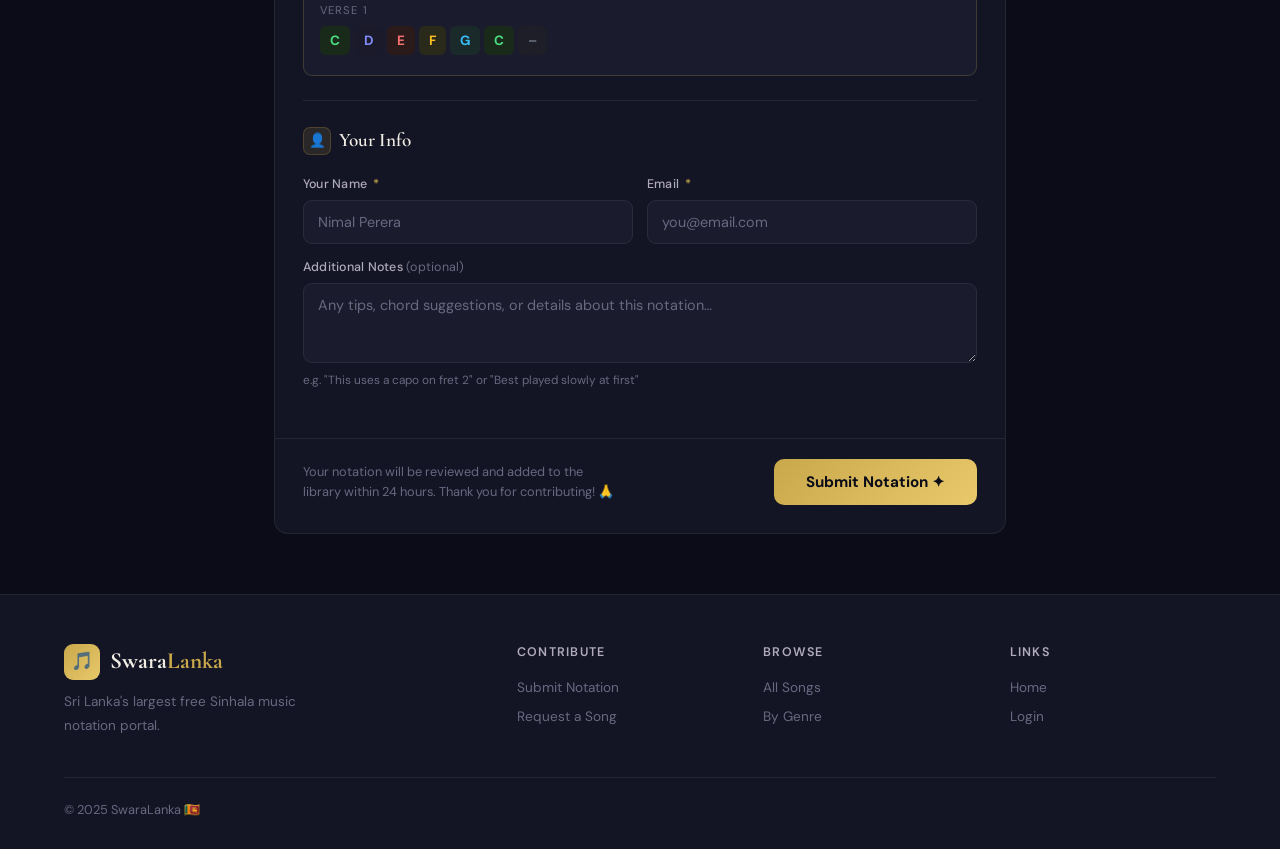
<file: submit.html>
<!DOCTYPE html>
<html lang="en">
<head>
<meta charset="UTF-8">
<meta name="viewport" content="width=device-width, initial-scale=1.0">
<title>Submit a Notation — SwaraLanka</title>
<link href="https://fonts.googleapis.com/css2?family=Cormorant+Garamond:ital,wght@0,400;0,600;0,700;1,400&family=DM+Sans:wght@300;400;500;600&display=swap" rel="stylesheet">
<link rel="stylesheet" href="css/style.css">
<style>
.submit-page{max-width:860px;margin:0 auto;padding:108px 5% 60px}
.page-header{margin-bottom:2.5rem}
.page-header h1{font-family:'Cormorant Garamond',serif;font-size:2.5rem;font-weight:700}
.page-header h1 span{color:var(--gold)}
.page-header p{color:var(--text2);margin-top:.4rem;font-size:.95rem}

/* PROGRESS STEPS */
.steps{display:flex;gap:0;margin-bottom:2.5rem}
.step{flex:1;display:flex;flex-direction:column;align-items:center;position:relative}
.step::before{content:'';position:absolute;top:18px;left:50%;right:-50%;height:2px;background:var(--border2);z-index:0}
.step:last-child::before{display:none}
.step-circle{width:36px;height:36px;border-radius:50%;border:2px solid var(--border2);background:var(--bg);display:flex;align-items:center;justify-content:center;font-size:.82rem;font-weight:600;color:var(--text3);position:relative;z-index:1;transition:all .3s}
.step.active .step-circle{border-color:var(--gold);background:var(--gold-pale);color:var(--gold)}
.step.done .step-circle{border-color:var(--green);background:rgba(52,211,153,.12);color:var(--green)}
.step-label{font-size:.72rem;color:var(--text3);margin-top:.4rem;text-align:center;line-height:1.3}
.step.active .step-label{color:var(--gold)}
.step.done .step-label{color:var(--green)}

/* FORM CARD */
.form-card{background:var(--bg2);border:1px solid var(--border2);border-radius:var(--radius);overflow:hidden}
.form-section{padding:28px 28px 0}
.form-section-title{font-family:'Cormorant Garamond',serif;font-size:1.2rem;font-weight:600;margin-bottom:1.2rem;display:flex;align-items:center;gap:8px;color:var(--text)}
.form-section-title span{width:28px;height:28px;background:var(--gold-pale);border-radius:7px;display:flex;align-items:center;justify-content:center;font-size:.85rem;border:1px solid var(--border);flex-shrink:0}
.form-grid{display:grid;grid-template-columns:1fr 1fr;gap:14px}
.field{display:flex;flex-direction:column;gap:5px}
.field.full{grid-column:1/-1}
.field label{font-size:.78rem;color:var(--text2);font-weight:500;letter-spacing:.02em}
.field label .req{color:var(--gold);margin-left:2px}
.field input,.field select,.field textarea{padding:12px 14px;border-radius:9px;background:var(--bg3);border:1px solid var(--border2);color:var(--text);font-size:.9rem;font-family:'DM Sans',sans-serif;outline:none;transition:border-color .2s;resize:vertical}
.field input:focus,.field select:focus,.field textarea:focus{border-color:var(--border)}
.field input::placeholder,.field textarea::placeholder{color:var(--text3)}
.field .hint{font-size:.74rem;color:var(--text3);margin-top:3px}
.divider-line{height:1px;background:var(--border2);margin:24px 0}

/* NOTATION EDITOR */
.notation-editor{padding:0 28px 28px}
.note-editor-grid{display:flex;flex-direction:column;gap:12px}
.notation-row-edit{background:var(--bg3);border:1px solid var(--border2);border-radius:9px;padding:14px 16px}
.notation-row-top{display:flex;align-items:center;gap:10px;margin-bottom:8px}
.nr-label{font-size:.76rem;color:var(--text3);text-transform:uppercase;letter-spacing:.08em;font-weight:500}
.nr-actions{margin-left:auto;display:flex;gap:6px}
.nr-btn{padding:4px 10px;border-radius:6px;border:1px solid var(--border2);background:transparent;color:var(--text3);font-size:.75rem;cursor:pointer;font-family:'DM Sans',sans-serif;transition:all .2s}
.nr-btn:hover{border-color:var(--border);color:var(--text)}
.notes-input-row{display:flex;gap:6px;flex-wrap:wrap}
.note-input-wrap{display:flex;flex-direction:column;align-items:center;gap:4px}
.note-input-wrap select{width:52px;padding:6px 4px;border-radius:6px;background:var(--bg4);border:1px solid var(--border2);color:var(--text);font-size:.82rem;text-align:center;font-family:'DM Sans',sans-serif;font-weight:700;cursor:pointer;outline:none}
.note-input-wrap .note-preview{width:36px;height:28px;border-radius:6px;display:flex;align-items:center;justify-content:center;font-size:.78rem;font-weight:700}
.lyric-inp{width:100%;padding:7px 10px;border-radius:7px;background:var(--bg4);border:1px solid var(--border2);color:var(--text2);font-size:.8rem;font-family:'DM Sans',sans-serif;outline:none;margin-top:6px}
.lyric-inp::placeholder{color:var(--text3)}
.add-row-btn{width:100%;padding:11px;border-radius:9px;border:2px dashed var(--border2);background:transparent;color:var(--text3);font-size:.85rem;cursor:pointer;font-family:'DM Sans',sans-serif;transition:all .2s;display:flex;align-items:center;justify-content:center;gap:8px}
.add-row-btn:hover{border-color:var(--border);color:var(--gold)}

/* PREVIEW */
.preview-area{background:var(--bg3);border:1px solid var(--border);border-radius:9px;padding:16px;margin-top:14px}
.preview-label{font-size:.72rem;color:var(--text3);text-transform:uppercase;letter-spacing:.1em;margin-bottom:10px}
.note-row{display:flex;flex-wrap:wrap;gap:4px;margin-bottom:4px}
.note{display:inline-block;padding:4px 10px;border-radius:6px;font-size:.84rem;font-weight:700}
.note-c{background:#1a2a1a;color:#4ade80}.note-d{background:#1a1a2a;color:#818cf8}
.note-e{background:#2a1a1a;color:#f87171}.note-f{background:#2a2a1a;color:#fbbf24}
.note-g{background:#1a2a2a;color:#38bdf8}.note-a{background:#2a1a2a;color:#e879f9}
.note-b{background:#2a2218;color:#fb923c}.note-rest{background:#1e1e28;color:#6b7280}
.note-lyric{font-size:.72rem;color:var(--text3);margin:2px 0 8px 2px}

/* SUBMIT AREA */
.form-footer{padding:20px 28px 28px;display:flex;align-items:center;justify-content:space-between;flex-wrap:wrap;gap:12px;border-top:1px solid var(--border2)}
.submit-btn{padding:13px 32px;border-radius:10px;font-size:.95rem;font-weight:700;cursor:pointer;border:none;font-family:'DM Sans',sans-serif;background:linear-gradient(135deg,var(--gold),var(--gold-light));color:#0B0C18;transition:all .25s;display:flex;align-items:center;gap:8px}
.submit-btn:hover{transform:translateY(-1px);box-shadow:0 8px 24px rgba(201,168,76,.4)}
.submit-note{font-size:.8rem;color:var(--text3);max-width:320px}

/* SUCCESS */
.success-card{background:var(--bg2);border:1px solid rgba(52,211,153,.3);border-radius:var(--radius);padding:60px 40px;text-align:center;display:none}
.success-card.show{display:block}
.success-card h2{font-family:'Cormorant Garamond',serif;font-size:2rem;color:var(--green);margin:1rem 0 .6rem}

/* GUIDELINES */
.guidelines{background:var(--gold-pale);border:1px solid var(--border);border-radius:var(--radius);padding:18px 20px;margin-bottom:2rem}
.guidelines h4{font-size:.85rem;font-weight:600;color:var(--gold);margin-bottom:.6rem}
.guidelines ul{list-style:none;display:flex;flex-direction:column;gap:.4rem}
.guidelines li{font-size:.83rem;color:var(--text2);display:flex;align-items:flex-start;gap:8px}
.guidelines li::before{content:'✦';color:var(--gold);font-size:.7rem;margin-top:.2rem;flex-shrink:0}

@media(max-width:640px){.form-grid{grid-template-columns:1fr}.steps{gap:4px}.step-label{display:none}}
</style>
</head>
<body>
<nav id="mainNav"></nav>

<div class="submit-page">
  <div class="page-header">
    <h1>Submit a <span>Notation</span></h1>
    <p>Share your knowledge with thousands of Sri Lankan musicians — contribute a notation to the library.</p>
  </div>

  <!-- STEPS -->
  <div class="steps" id="stepsBar">
    <div class="step active" id="step1"><div class="step-circle">1</div><div class="step-label">Song Info</div></div>
    <div class="step" id="step2"><div class="step-circle">2</div><div class="step-label">Notation</div></div>
    <div class="step" id="step3"><div class="step-circle">3</div><div class="step-label">Review</div></div>
  </div>

  <!-- GUIDELINES -->
  <div class="guidelines">
    <h4>📋 Submission Guidelines</h4>
    <ul>
      <li>Make sure you have verified the notation is accurate before submitting.</li>
      <li>Use standard Western note names (C D E F G A B) or Solfège (Do Re Mi…).</li>
      <li>Include lyrics if possible — it helps other musicians follow along.</li>
      <li>All submissions are reviewed by our team before going live (usually within 24 hours).</li>
    </ul>
  </div>

  <!-- FORM -->
  <div class="form-card" id="formCard">
    <!-- SONG INFO -->
    <div class="form-section">
      <div class="form-section-title"><span>🎵</span> Song Information</div>
      <div class="form-grid">
        <div class="field"><label>Song Title <span class="req">*</span></label><input type="text" id="subTitle" placeholder="e.g. Danno Budunge" required/></div>
        <div class="field"><label>Artist / Singer <span class="req">*</span></label><input type="text" id="subArtist" placeholder="e.g. Amaradeva" required/></div>
        <div class="field"><label>Instrument <span class="req">*</span></label>
          <select id="subInstr">
            <option value="piano">🎹 Piano / Keyboard</option>
            <option value="guitar">🎸 Guitar</option>
            <option value="violin">🎻 Violin</option>
            <option value="flute">🪗 Flute</option>
            <option value="drums">🥁 Drums</option>
          </select>
        </div>
        <div class="field"><label>Key / Scale <span class="req">*</span></label>
          <select id="subKey">
            <option>C Major</option><option>G Major</option><option>D Major</option><option>A Major</option>
            <option>E Major</option><option>F Major</option><option>A Minor</option><option>E Minor</option>
            <option>D Minor</option><option>G Minor</option><option>B Minor</option><option>F Minor</option>
          </select>
        </div>
        <div class="field"><label>Difficulty</label>
          <select id="subDiff"><option value="easy">Easy (Beginner)</option><option value="medium" selected>Medium (Intermediate)</option><option value="hard">Hard (Advanced)</option></select>
        </div>
        <div class="field"><label>Genre</label>
          <select id="subGenre"><option>Traditional</option><option>Classical</option><option>Ballad</option><option>Pop</option><option>Rock</option><option>Folk</option><option>Other</option></select>
        </div>
        <div class="field full"><label>Tempo / Speed</label>
          <select id="subTempo"><option>Slow</option><option selected>Moderate</option><option>Fast</option><option>Very Fast</option></select>
        </div>
      </div>
      <div class="divider-line"></div>
    </div>

    <!-- NOTATION EDITOR -->
    <div class="notation-editor">
      <div class="form-section-title"><span>🎼</span> Enter the Notation</div>
      <div class="note-editor-grid" id="noteEditorGrid"></div>
      <button class="add-row-btn" style="margin-top:10px" onclick="addNoteRow()">+ Add Another Line</button>

      <div style="margin-top:18px">
        <div class="form-section-title" style="font-size:1rem"><span>👁</span> Live Preview</div>
        <div class="preview-area" id="livePreview"><div style="color:var(--text3);font-size:.85rem">Start entering notes above to see preview…</div></div>
      </div>

      <div class="divider-line"></div>

      <!-- SUBMITTER INFO -->
      <div class="form-section-title"><span>👤</span> Your Info</div>
      <div class="form-grid" style="margin-bottom:20px">
        <div class="field"><label>Your Name <span class="req">*</span></label><input type="text" id="subName" placeholder="Nimal Perera" required/></div>
        <div class="field"><label>Email <span class="req">*</span></label><input type="email" id="subEmail" placeholder="you@email.com" required/></div>
        <div class="field full"><label>Additional Notes <span style="color:var(--text3);font-weight:400">(optional)</span></label>
          <textarea id="subNotes" rows="3" placeholder="Any tips, chord suggestions, or details about this notation…"></textarea>
          <div class="hint">e.g. "This uses a capo on fret 2" or "Best played slowly at first"</div>
        </div>
      </div>
    </div>

    <div class="form-footer">
      <div class="submit-note">Your notation will be reviewed and added to the library within 24 hours. Thank you for contributing! 🙏</div>
      <button class="submit-btn" onclick="doSubmit()">Submit Notation ✦</button>
    </div>
  </div>

  <!-- SUCCESS STATE -->
  <div class="success-card" id="successCard">
    <div style="font-size:3.5rem">🎉</div>
    <h2>Notation Submitted!</h2>
    <p style="color:var(--text2);max-width:380px;margin:0 auto .5rem">Thank you for contributing to SwaraLanka! Your notation will be reviewed and added to the library within 24 hours.</p>
    <p style="color:var(--text3);font-size:.85rem;margin-bottom:2rem" id="subSongName"></p>
    <div style="display:flex;gap:12px;justify-content:center;flex-wrap:wrap">
      <a href="browse.html"><button class="btn btn-gold" style="padding:11px 24px">Browse Songs</button></a>
      <button class="btn btn-outline" style="padding:11px 24px" onclick="resetForm()">Submit Another</button>
    </div>
  </div>
</div>

<footer>
  <div class="footer-grid">
    <div class="footer-brand"><a class="logo" href="index.html"><div class="logo-icon">🎵</div><div class="logo-text">Swara<span>Lanka</span></div></a><p>Sri Lanka's largest free Sinhala music notation portal.</p></div>
    <div class="footer-col"><h4>Contribute</h4><a href="submit.html">Submit Notation</a><a href="request.html">Request a Song</a></div>
    <div class="footer-col"><h4>Browse</h4><a href="browse.html">All Songs</a><a href="genre.html">By Genre</a></div>
    <div class="footer-col"><h4>Links</h4><a href="index.html">Home</a><a href="login.html">Login</a></div>
  </div>
  <div class="footer-bottom"><p>© 2025 SwaraLanka 🇱🇰</p></div>
</footer>

<script src="js/data.js"></script>
<script src="js/firebase.js"></script>
<script src="js/nav.js"></script>
<script>
injectNav('');

const NOTES = ['C','D','E','F','G','A','B','–'];
const NOTE_COLORS = {C:'#4ade80',D:'#818cf8',E:'#f87171',F:'#fbbf24',G:'#38bdf8',A:'#e879f9',B:'#fb923c','–':'#6b7280'};
const NOTE_BG = {C:'#1a2a1a',D:'#1a1a2a',E:'#2a1a1a',F:'#2a2a1a',G:'#1a2a2a',A:'#2a1a2a',B:'#2a2218','–':'#1e1e28'};

let rows = [];

function addNoteRow(sectionName) {
  const id = Date.now();
  const row = { id, section: sectionName || 'Verse', notes: ['C','D','E','F','G','C','–'], lyric: '' };
  rows.push(row);
  renderEditor();
  updatePreview();
}

function renderEditor() {
  const grid = document.getElementById('noteEditorGrid');
  grid.innerHTML = rows.map((row,ri) => `
    <div class="notation-row-edit" id="er-${row.id}">
      <div class="notation-row-top">
        <select style="background:var(--bg4);border:1px solid var(--border2);color:var(--text2);border-radius:6px;padding:4px 8px;font-size:.78rem;font-family:'DM Sans',sans-serif" onchange="rows[${ri}].section=this.value;updatePreview()">
          ${['Intro','Verse 1','Chorus','Verse 2','Bridge','Outro'].map(s=>`<option ${row.section===s?'selected':''}>${s}</option>`).join('')}
        </select>
        <div class="nr-actions">
          <button class="nr-btn" onclick="addNote(${ri})">+ Note</button>
          <button class="nr-btn" onclick="rows.splice(${ri},1);renderEditor();updatePreview()">✕ Remove</button>
        </div>
      </div>
      <div class="notes-input-row">
        ${row.notes.map((n,ni)=>`
          <div class="note-input-wrap">
            <div class="note-preview" style="background:${NOTE_BG[n]};color:${NOTE_COLORS[n]}">${n}</div>
            <select onchange="rows[${ri}].notes[${ni}]=this.value;renderEditor();updatePreview()">
              ${NOTES.map(x=>`<option ${n===x?'selected':''}>${x}</option>`).join('')}
            </select>
          </div>
        `).join('')}
      </div>
      <input class="lyric-inp" type="text" placeholder="Lyrics for this line (optional)…" value="${row.lyric}" oninput="rows[${ri}].lyric=this.value;updatePreview()"/>
    </div>
  `).join('');
}

function addNote(ri) {
  rows[ri].notes.push('C');
  renderEditor();
  updatePreview();
}

function updatePreview() {
  const prev = document.getElementById('livePreview');
  if(rows.length===0){prev.innerHTML='<div style="color:var(--text3);font-size:.85rem">Start entering notes above to see preview…</div>';return;}
  let html='';
  let lastSection='';
  rows.forEach(row=>{
    if(row.section!==lastSection){html+=`<div style="font-size:.7rem;color:var(--text3);text-transform:uppercase;letter-spacing:.1em;margin-bottom:6px;margin-top:${lastSection?'14px':'0'}">${row.section}</div>`;lastSection=row.section;}
    html+=`<div class="note-row">${row.notes.map(n=>`<span class="note note-${n.toLowerCase().replace('–','rest')}">${n}</span>`).join('')}</div>`;
    if(row.lyric)html+=`<div class="note-lyric">${row.lyric}</div>`;
  });
  prev.innerHTML=html;
}

function doSubmit(){
  const title=document.getElementById('subTitle').value.trim();
  const artist=document.getElementById('subArtist').value.trim();
  const name=document.getElementById('subName').value.trim();
  const email=document.getElementById('subEmail').value.trim();
  if(!title||!artist||!name||!email){alert('Please fill in all required fields marked with ✦');return;}
  if(rows.length===0){alert('Please add at least one line of notation!');return;}
  SL.addSubmission({title,artist,name,email,instrument:document.getElementById('subInstr').value,key:document.getElementById('subKey').value,difficulty:document.getElementById('subDiff').value,genre:document.getElementById('subGenre').value,notes:rows});
  document.getElementById('formCard').style.display='none';
  document.getElementById('successCard').classList.add('show');
  document.getElementById('subSongName').textContent=`"${title}" by ${artist}`;
}

function resetForm(){
  rows=[];
  document.getElementById('formCard').style.display='';
  document.getElementById('successCard').classList.remove('show');
  document.getElementById('subTitle').value='';
  document.getElementById('subArtist').value='';
  document.getElementById('subName').value='';
  document.getElementById('subEmail').value='';
  renderEditor();updatePreview();
}

// Auto-fill if logged in
if(SL.isLoggedIn()){
  document.getElementById('subName').value=SL.user.name||'';
  document.getElementById('subEmail').value=SL.user.email||'';
}

// Start with 2 rows
addNoteRow('Intro');
addNoteRow('Verse 1');
</script>
</body>
</html>
</file>
<file: css/style.css>
/* ── RESET & VARS ── */
*,*::before,*::after{box-sizing:border-box;margin:0;padding:0}
:root{
  --gold:#C9A84C;--gold-light:#E8C96A;--gold-pale:rgba(201,168,76,0.12);
  --bg:#0B0C18;--bg2:#131524;--bg3:#1A1C2E;--bg4:#222440;
  --text:#F2EDE4;--text2:#B0AABB;--text3:#6A6880;
  --border:rgba(201,168,76,0.22);--border2:rgba(255,255,255,0.07);
  --radius:14px;--radius-sm:8px;
  --green:#34D399;--purple:#9B94FF;--orange:#FBbF24;
}
html{scroll-behavior:smooth}
body{background:var(--bg);color:var(--text);font-family:'DM Sans',sans-serif;overflow-x:hidden;line-height:1.6}
a{text-decoration:none;color:inherit}
img{max-width:100%}

/* ── NAV ── */
nav{position:fixed;top:0;left:0;right:0;z-index:100;padding:0 5%;backdrop-filter:blur(24px);-webkit-backdrop-filter:blur(24px);background:rgba(11,12,24,0.88);border-bottom:1px solid var(--border2);display:flex;align-items:center;justify-content:space-between;height:68px}
.logo{display:flex;align-items:center;gap:10px;cursor:pointer}
.logo-icon{width:36px;height:36px;background:linear-gradient(135deg,var(--gold),var(--gold-light));border-radius:9px;display:flex;align-items:center;justify-content:center;font-size:18px;flex-shrink:0}
.logo-text{font-family:'Cormorant Garamond',serif;font-size:1.45rem;font-weight:700}
.logo-text span{color:var(--gold)}
.nav-links{display:flex;align-items:center;gap:1.75rem}
.nav-links a{color:var(--text2);font-size:0.88rem;font-weight:500;transition:color .2s}
.nav-links a:hover,.nav-links a.active{color:var(--gold)}
.nav-btns{display:flex;gap:8px}
.btn{padding:8px 20px;border-radius:8px;font-size:0.85rem;font-weight:600;cursor:pointer;transition:all .22s;font-family:'DM Sans',sans-serif;border:none;letter-spacing:.01em}
.btn-outline{background:transparent;border:1px solid var(--border2);color:var(--text2)}
.btn-outline:hover{border-color:var(--gold);color:var(--gold)}
.btn-gold{background:linear-gradient(135deg,var(--gold),var(--gold-light));color:#0B0C18;font-weight:700}
.btn-gold:hover{transform:translateY(-1px);box-shadow:0 8px 24px rgba(201,168,76,.4)}

/* ── BADGES ── */
.badge{font-size:.7rem;padding:2px 9px;border-radius:50px;border:1px solid;font-weight:600}
.badge-piano{border-color:rgba(201,168,76,.4);color:var(--gold);background:rgba(201,168,76,.09)}
.badge-guitar{border-color:rgba(155,148,255,.4);color:var(--purple);background:rgba(155,148,255,.09)}
.badge-violin{border-color:rgba(52,211,153,.4);color:var(--green);background:rgba(52,211,153,.09)}
.badge-flute{border-color:rgba(251,191,36,.4);color:var(--orange);background:rgba(251,191,36,.09)}
.badge-easy{border-color:rgba(52,211,153,.35);color:var(--green);background:rgba(52,211,153,.08)}
.badge-medium{border-color:rgba(251,191,36,.35);color:var(--orange);background:rgba(251,191,36,.08)}
.badge-hard{border-color:rgba(248,113,113,.35);color:#f87171;background:rgba(248,113,113,.08)}

/* ── UTILITY ── */
.container{max-width:1200px;margin:0 auto;padding:0 5%}
.section{padding:80px 5%}
.section-eyebrow{font-size:.75rem;text-transform:uppercase;letter-spacing:.16em;color:var(--gold);margin-bottom:.6rem}
.section-title{font-family:'Cormorant Garamond',serif;font-size:clamp(1.8rem,3.5vw,2.8rem);font-weight:700;line-height:1.2}
.section-title span{color:var(--gold)}
.section-sub{color:var(--text2);margin-top:.6rem;font-size:.95rem}
.divider{height:1px;background:linear-gradient(to right,transparent,var(--border2),transparent);margin:0 5%}
@keyframes fadeUp{from{opacity:0;transform:translateY(28px)}to{opacity:1;transform:translateY(0)}}
.reveal{opacity:0;transform:translateY(28px);transition:opacity .65s ease,transform .65s ease}
.reveal.visible{opacity:1;transform:translateY(0)}

/* ── FOOTER ── */
footer{background:var(--bg2);border-top:1px solid var(--border2);padding:48px 5% 28px}
.footer-grid{display:grid;grid-template-columns:2fr 1fr 1fr 1fr;gap:2.5rem;margin-bottom:2.5rem}
.footer-brand p{color:var(--text3);font-size:.85rem;line-height:1.75;max-width:240px;margin-top:.6rem}
.footer-col h4{font-size:.78rem;font-weight:600;color:var(--text2);margin-bottom:.85rem;text-transform:uppercase;letter-spacing:.1em}
.footer-col a{display:block;color:var(--text3);font-size:.85rem;margin-bottom:.45rem;transition:color .2s}
.footer-col a:hover{color:var(--gold)}
.footer-bottom{border-top:1px solid var(--border2);padding-top:22px;display:flex;justify-content:space-between;align-items:center;flex-wrap:wrap;gap:10px}
.footer-bottom p{color:var(--text3);font-size:.8rem}
.social-links{display:flex;gap:10px}
.social-link{width:34px;height:34px;border:1px solid var(--border2);border-radius:7px;display:flex;align-items:center;justify-content:center;color:var(--text3);transition:all .22s;font-size:.85rem;font-weight:600}
.social-link:hover{border-color:var(--gold);color:var(--gold)}

/* ── RESPONSIVE ── */
@media(max-width:900px){.nav-links{display:none}.footer-grid{grid-template-columns:1fr 1fr}}
@media(max-width:600px){.footer-grid{grid-template-columns:1fr}.nav-btns .btn-outline{display:none}}
</file>
